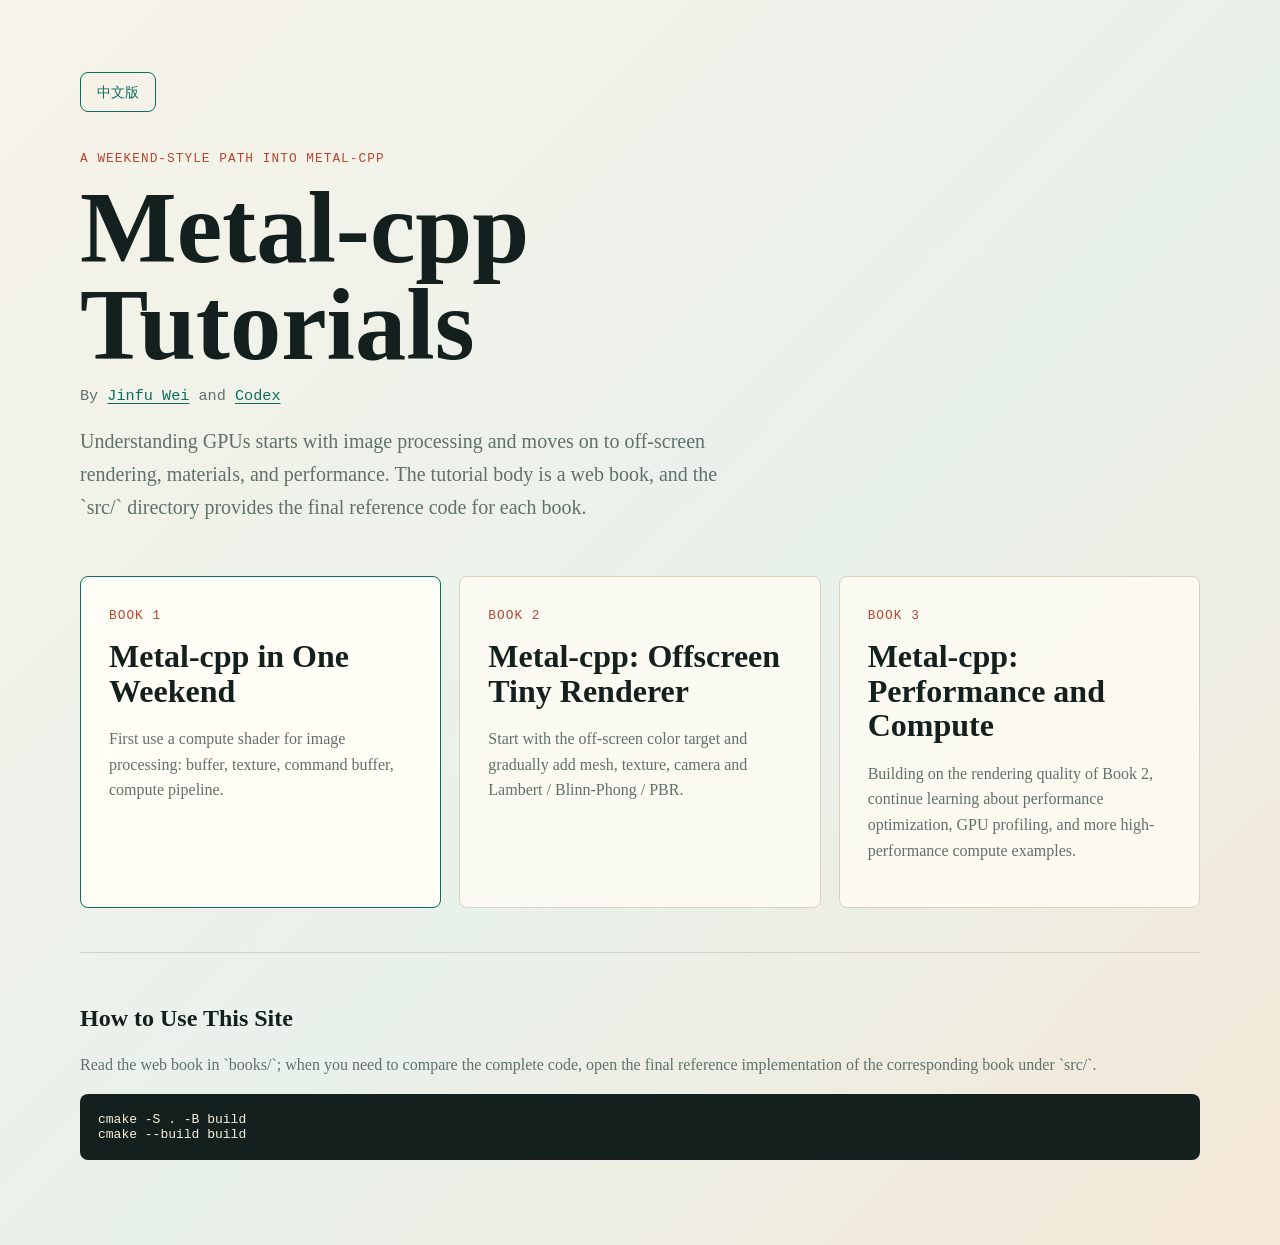
<file: index.html>
<!doctype html>

<html lang="en">
<head>
<meta charset="utf-8"/>
<meta content="width=device-width, initial-scale=1" name="viewport"/>
<title>Metal-cpp Tutorials</title>
<meta content="A practical Metal-cpp tutorial series covering GPU image processing, offscreen rendering, materials, PBR, performance, and compute examples." name="description"/>
<link href="https://weijinfu.github.io/metal-cpp-tutorials/" rel="canonical"/>
<link href="https://weijinfu.github.io/metal-cpp-tutorials/" hreflang="en" rel="alternate"/>
<link href="https://weijinfu.github.io/metal-cpp-tutorials/" hreflang="x-default" rel="alternate"/>
<link href="style/site.css" rel="stylesheet"/>
</head>
<body>
<main class="site-shell">
<header class="hero">
<a class="language-link" href="/metal-cpp-tutorials/cn/" hreflang="zh-CN" lang="zh-CN">中文版</a>
<p class="eyebrow">A weekend-style path into Metal-cpp</p>
<h1>Metal-cpp Tutorials</h1>
<p class="site-author">By <a href="https://weijinfu.github.io">Jinfu Wei</a> and <a href="https://chatgpt.com/codex">Codex</a></p>
<p class="lede">Understanding GPUs starts with image processing and moves on to off-screen rendering, materials, and performance. The tutorial body is a web book, and the `src/` directory provides the final reference code for each book.</p>
</header>
<section aria-label="Books" class="book-grid">
<a class="book-card primary" href="books/MetalCppInOneWeekend.html">
<span class="book-kicker">Book 1</span>
<h2>Metal-cpp in One Weekend</h2>
<p>First use a compute shader for image processing: buffer, texture, command buffer, compute pipeline.</p>
</a>
<a class="book-card" href="books/MetalCppTheNextWeek.html">
<span class="book-kicker">Book 2</span>
<h2>Metal-cpp: Offscreen Tiny Renderer</h2>
<p>Start with the off-screen color target and gradually add mesh, texture, camera and Lambert / Blinn-Phong / PBR.</p>
</a>
<a class="book-card" href="books/MetalCppTheRestOfYourLife.html">
<span class="book-kicker">Book 3</span>
<h2>Metal-cpp: Performance and Compute</h2>
<p>Building on the rendering quality of Book 2, continue learning about performance optimization, GPU profiling, and more high-performance compute examples.</p>
</a>
</section>
<section class="notes">
<h2>How to Use This Site</h2>
<p>Read the web book in `books/`; when you need to compare the complete code, open the final reference implementation of the corresponding book under `src/`.</p>
<pre><code>cmake -S . -B build
cmake --build build</code></pre>
</section>
</main>
</body>
</html>
</file>
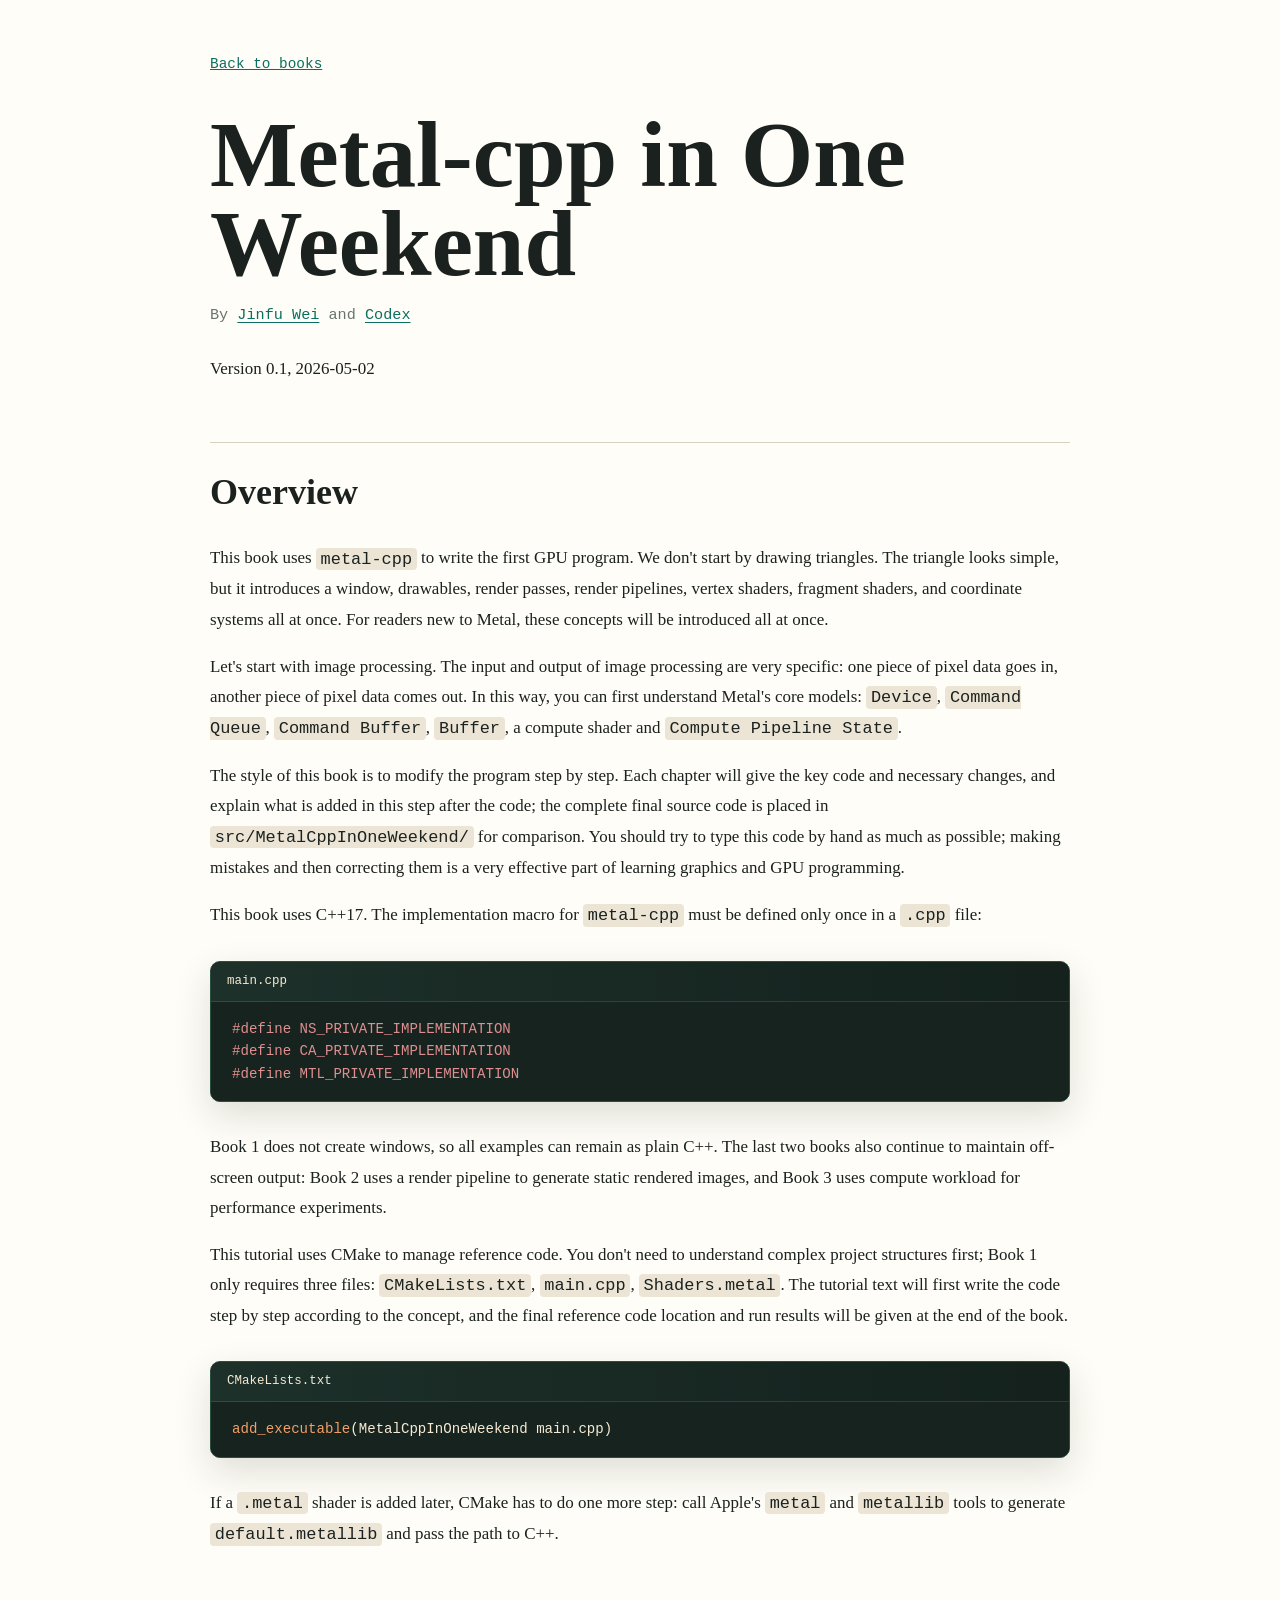
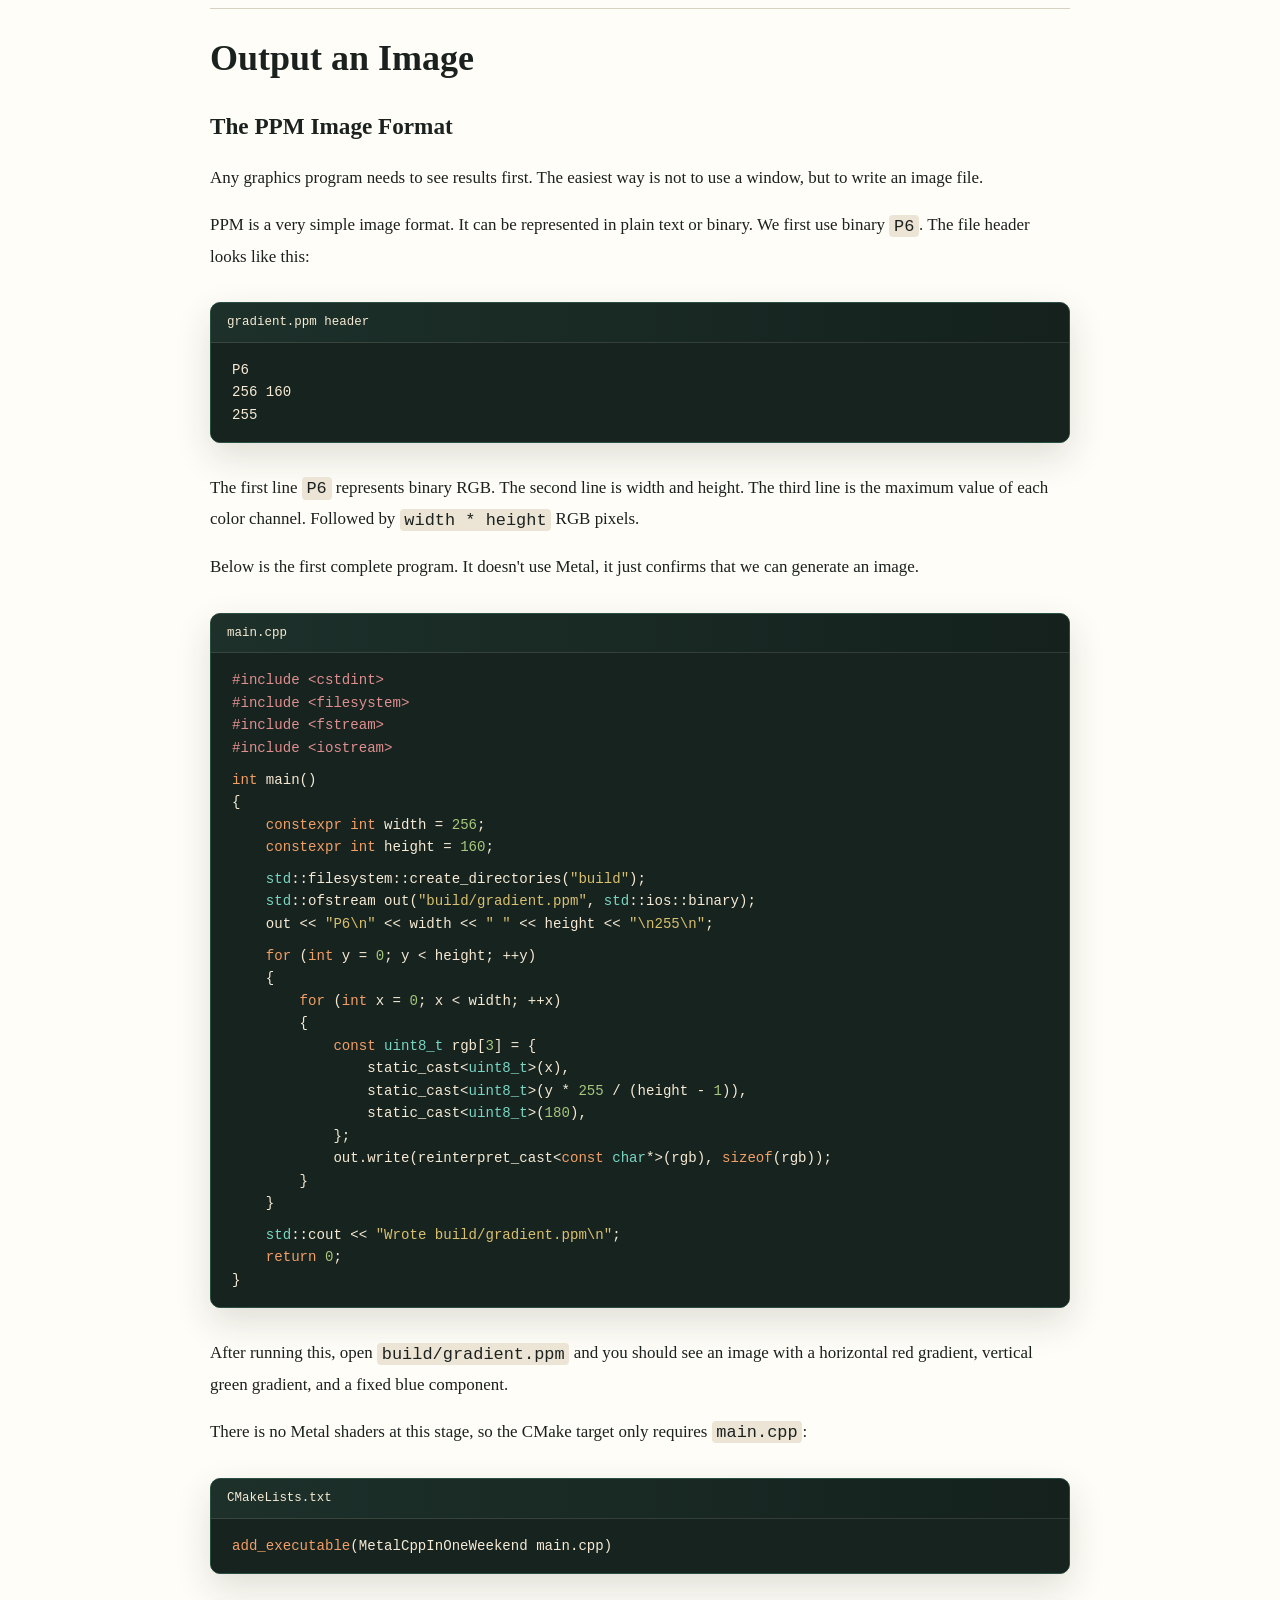
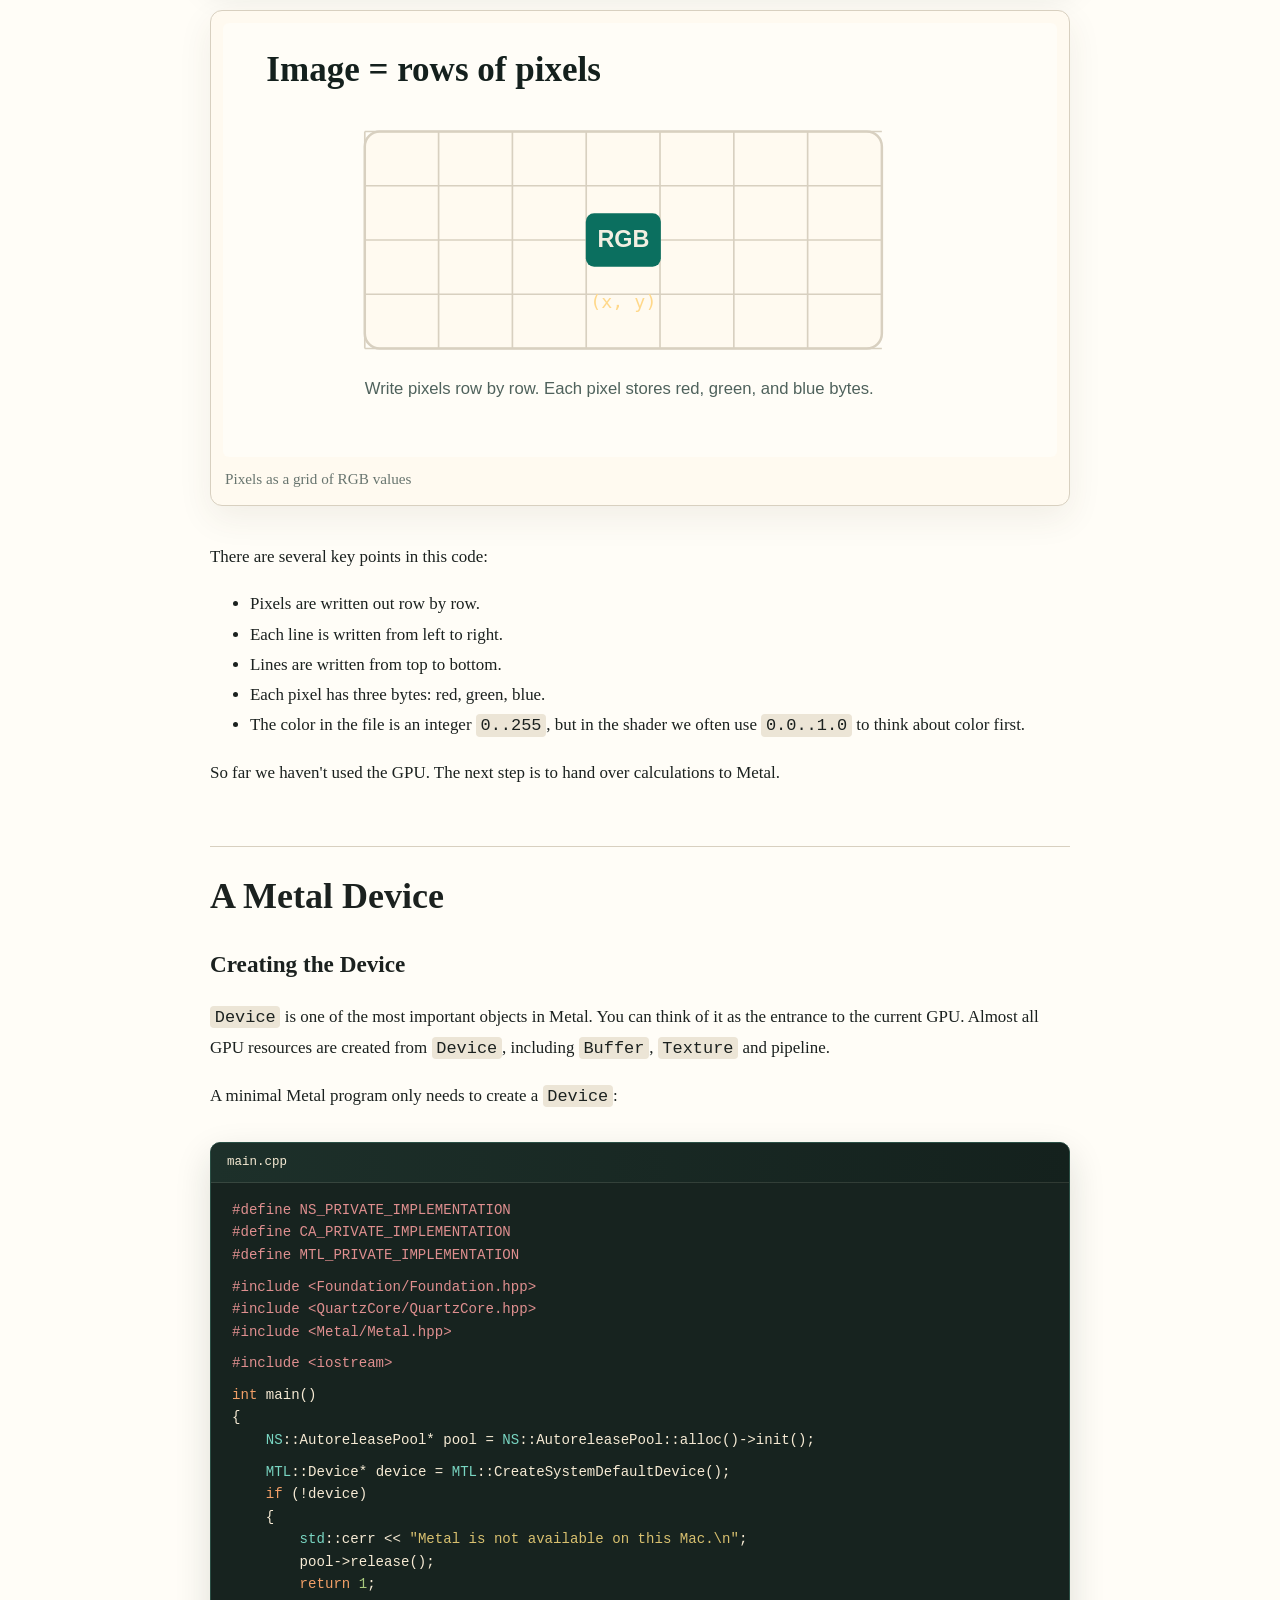
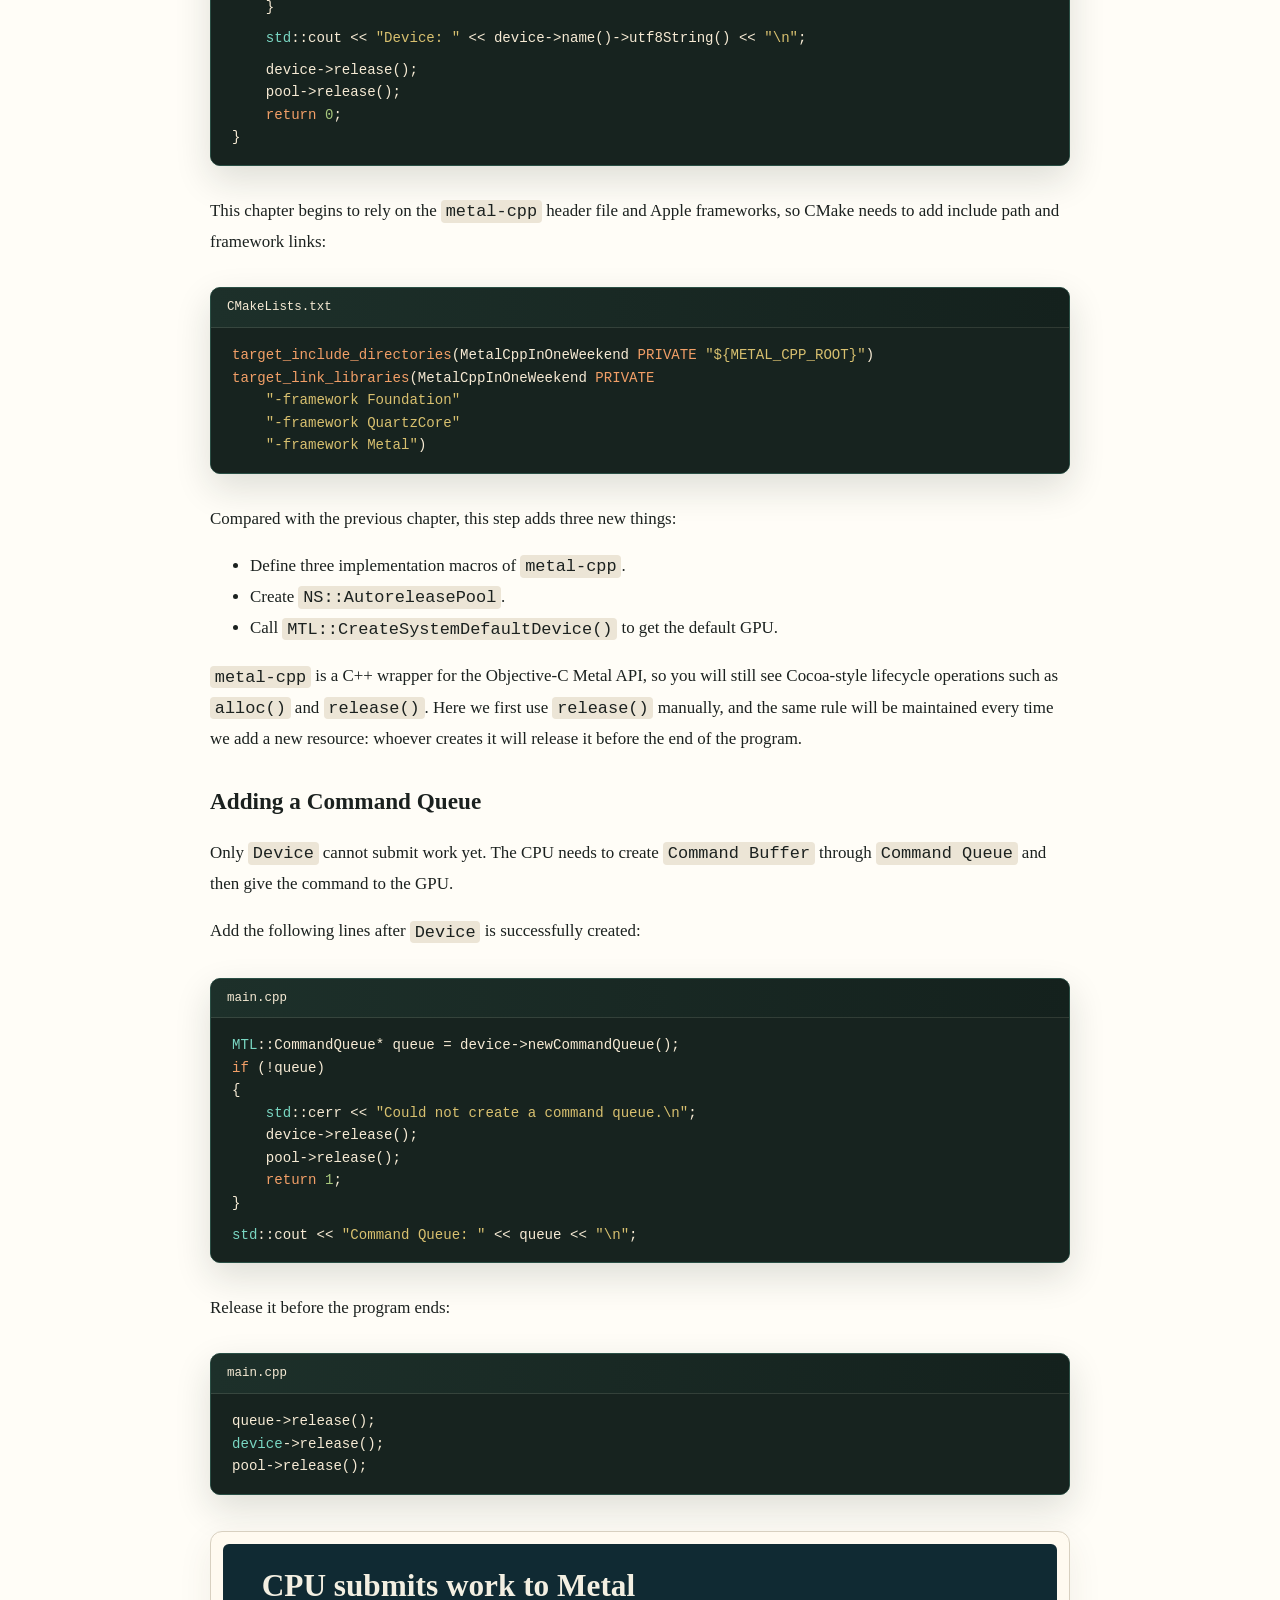
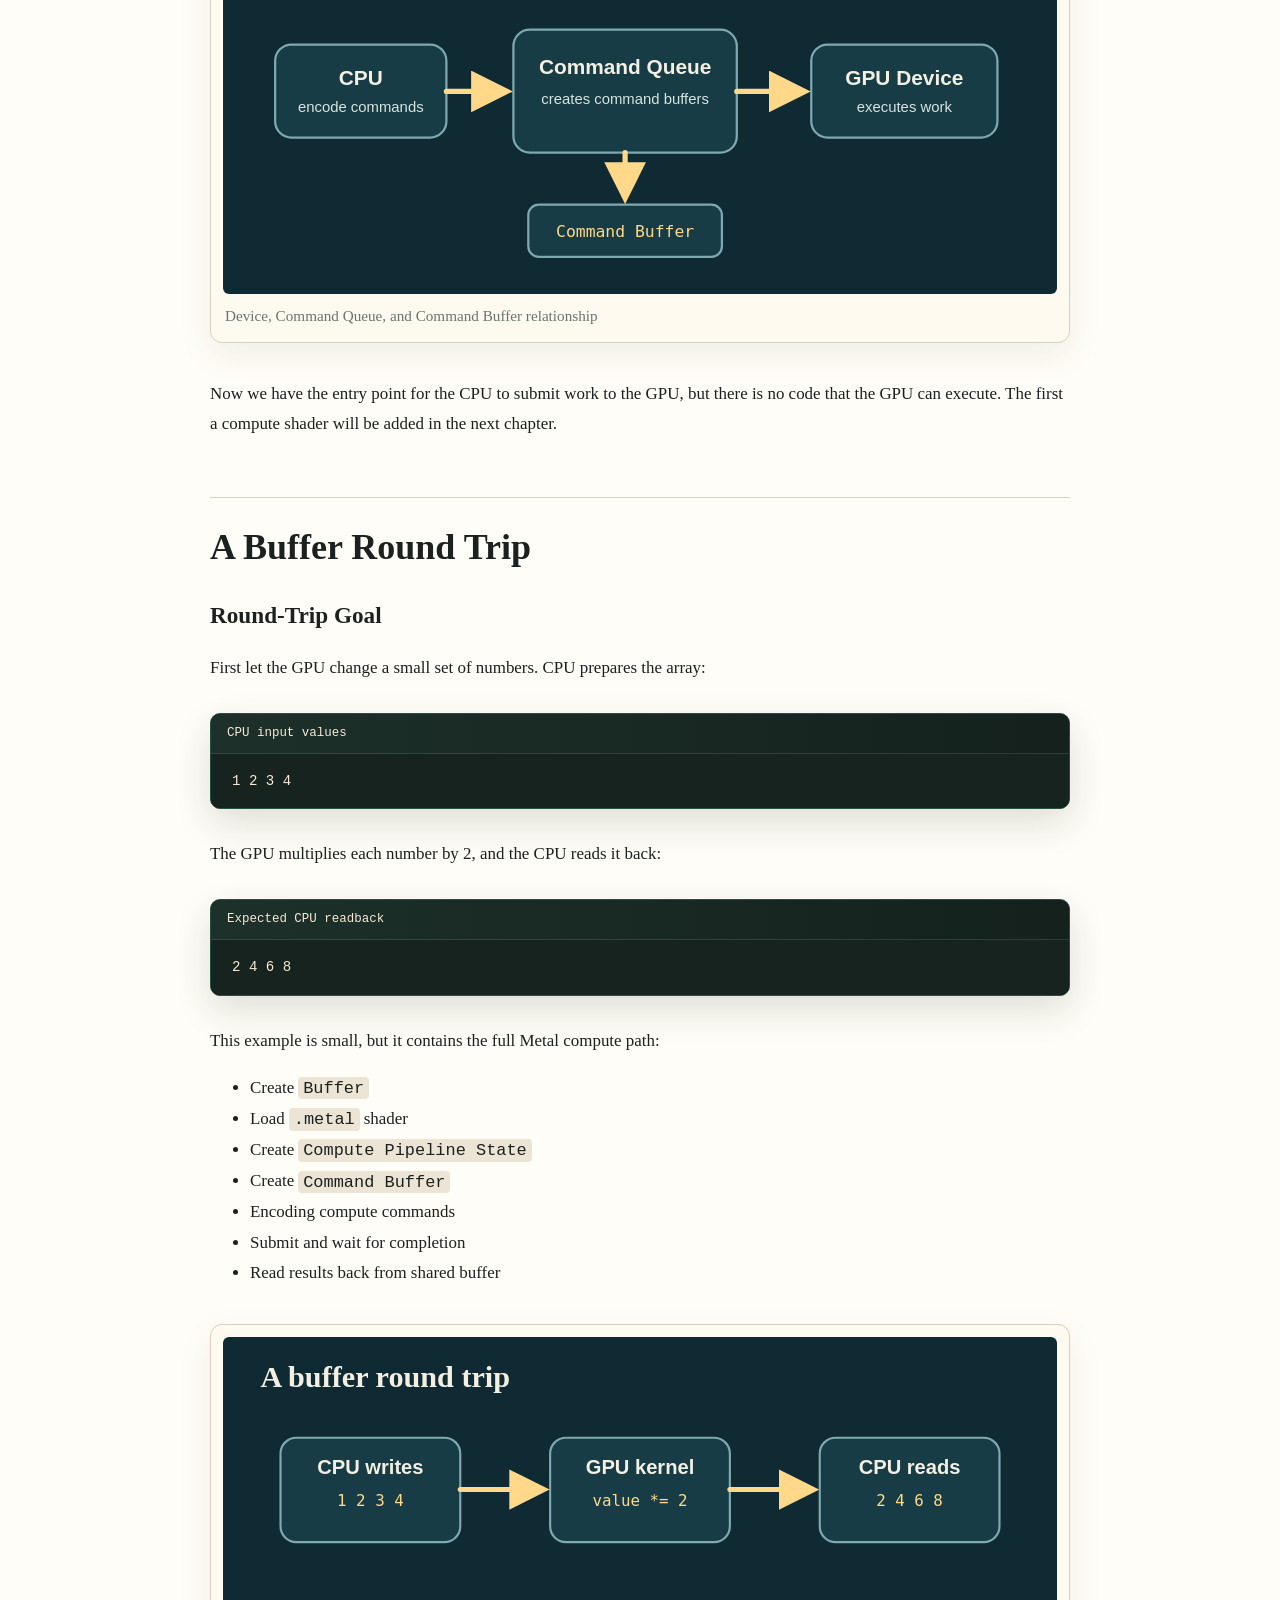
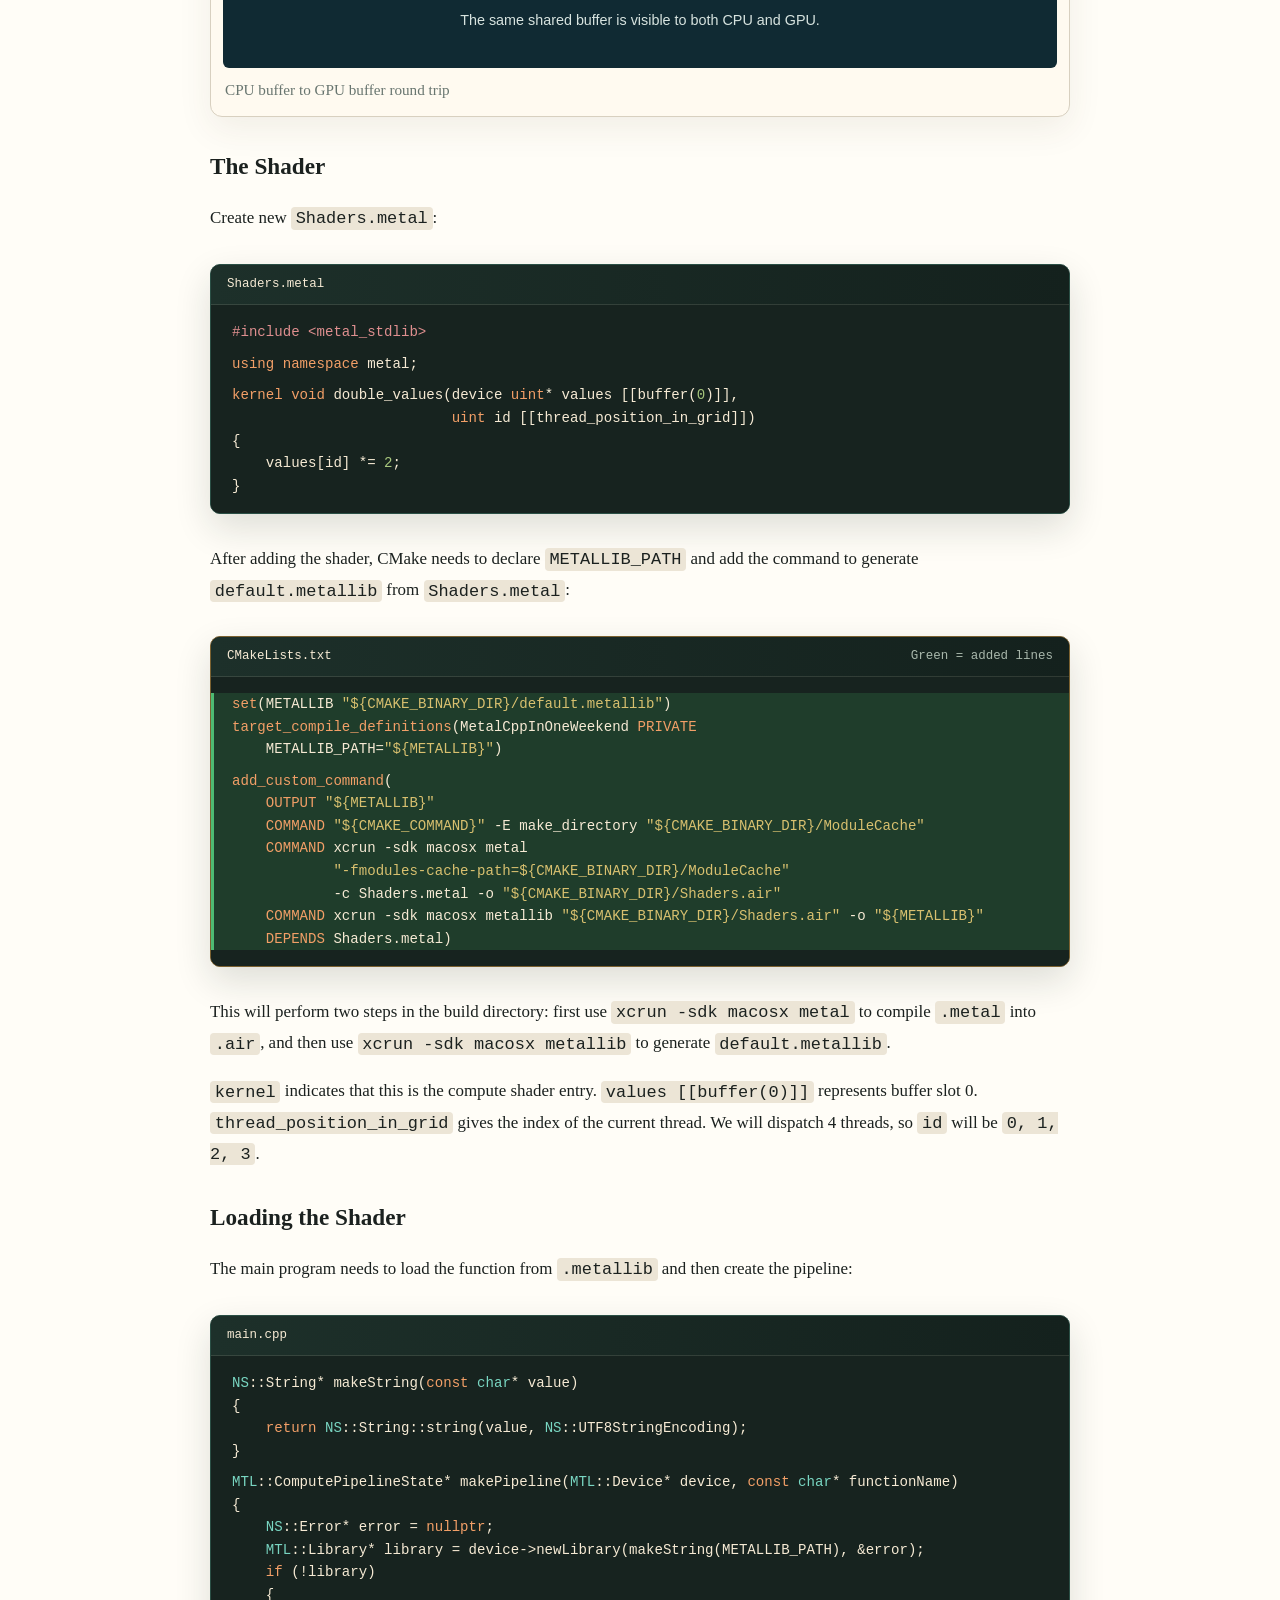
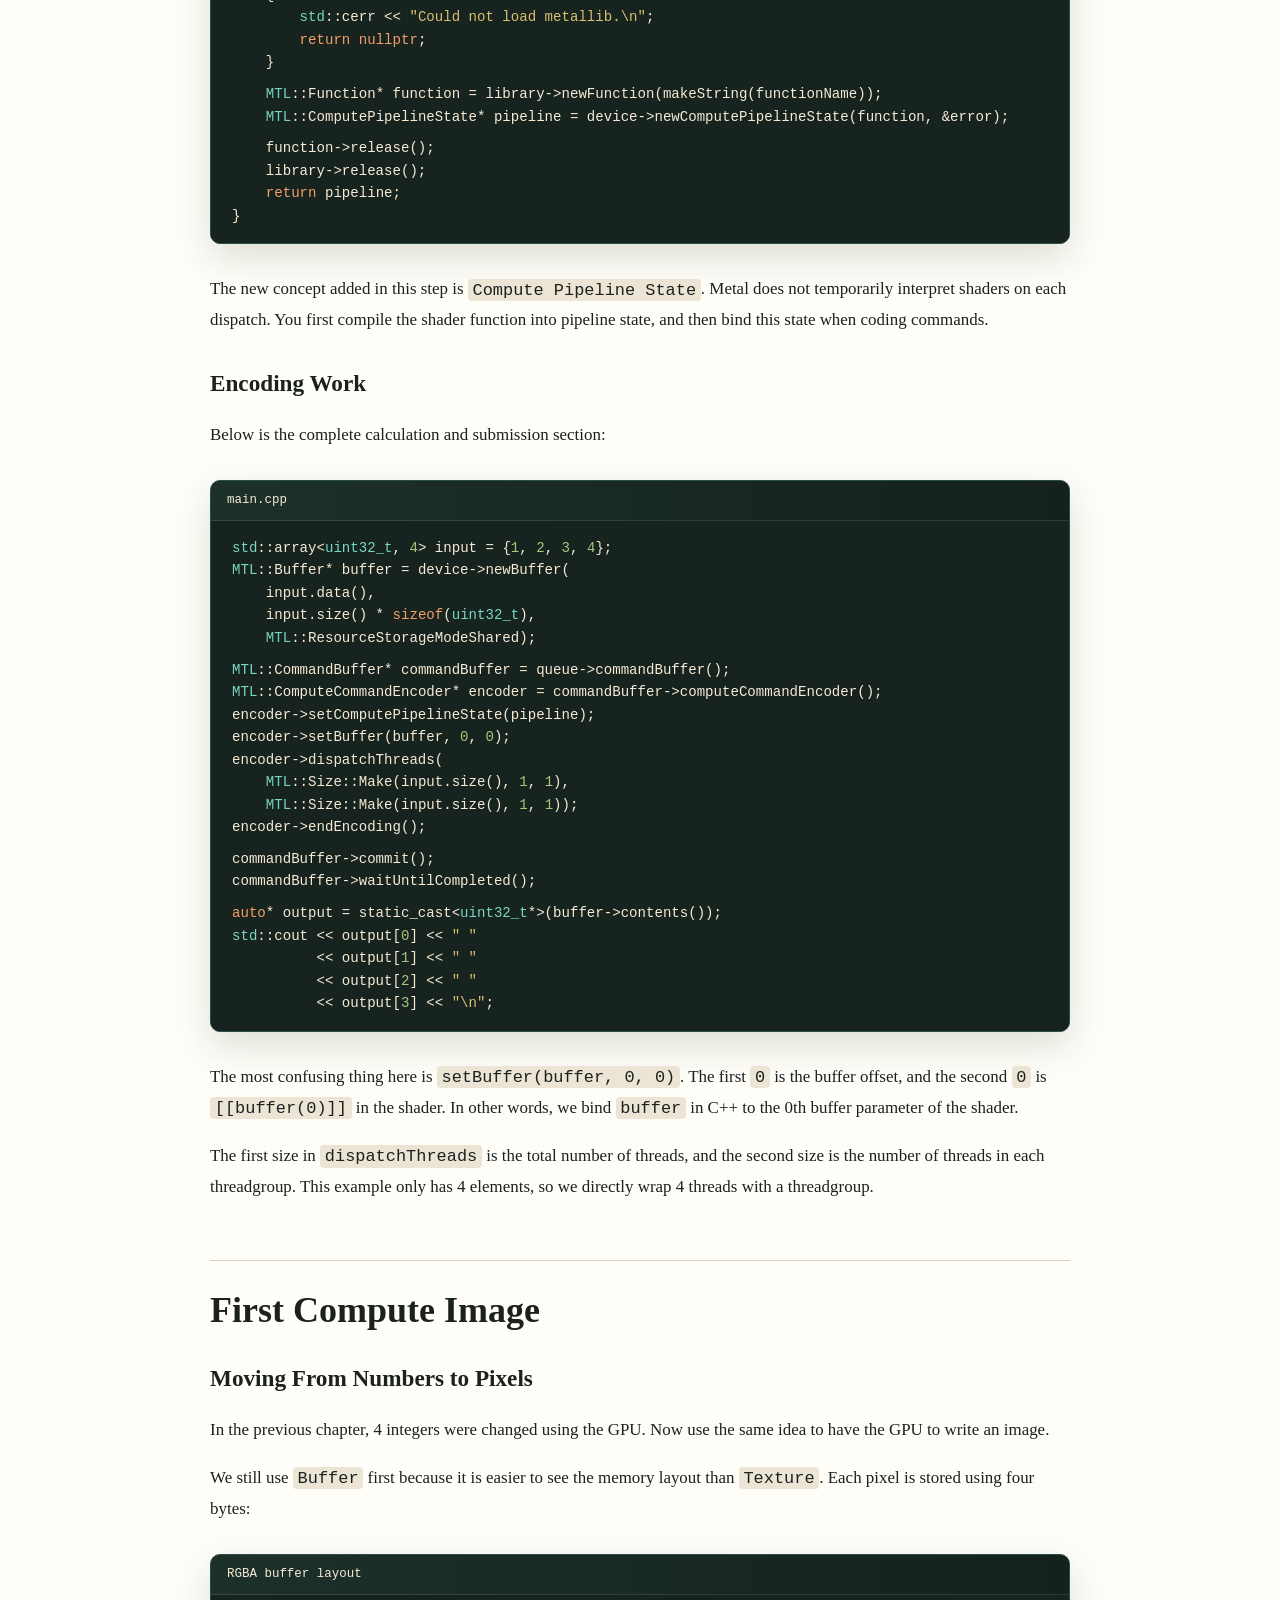
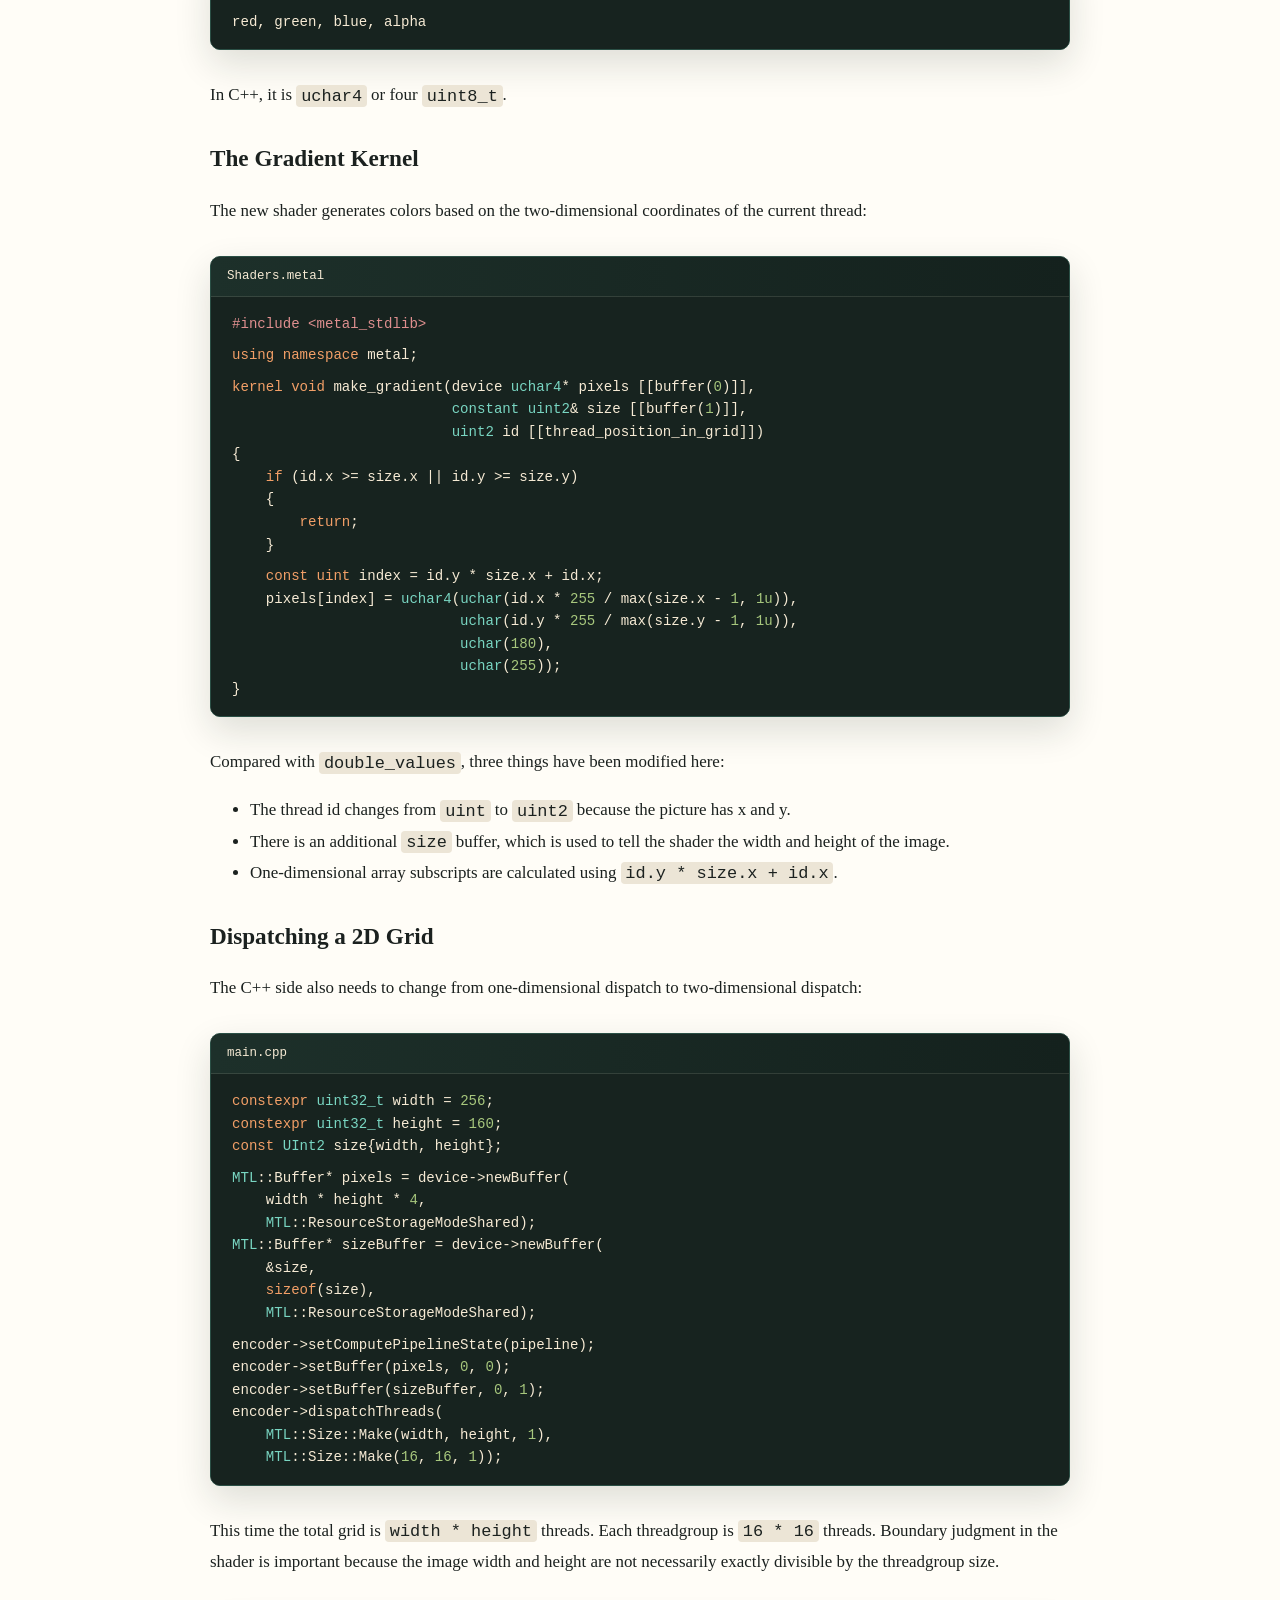
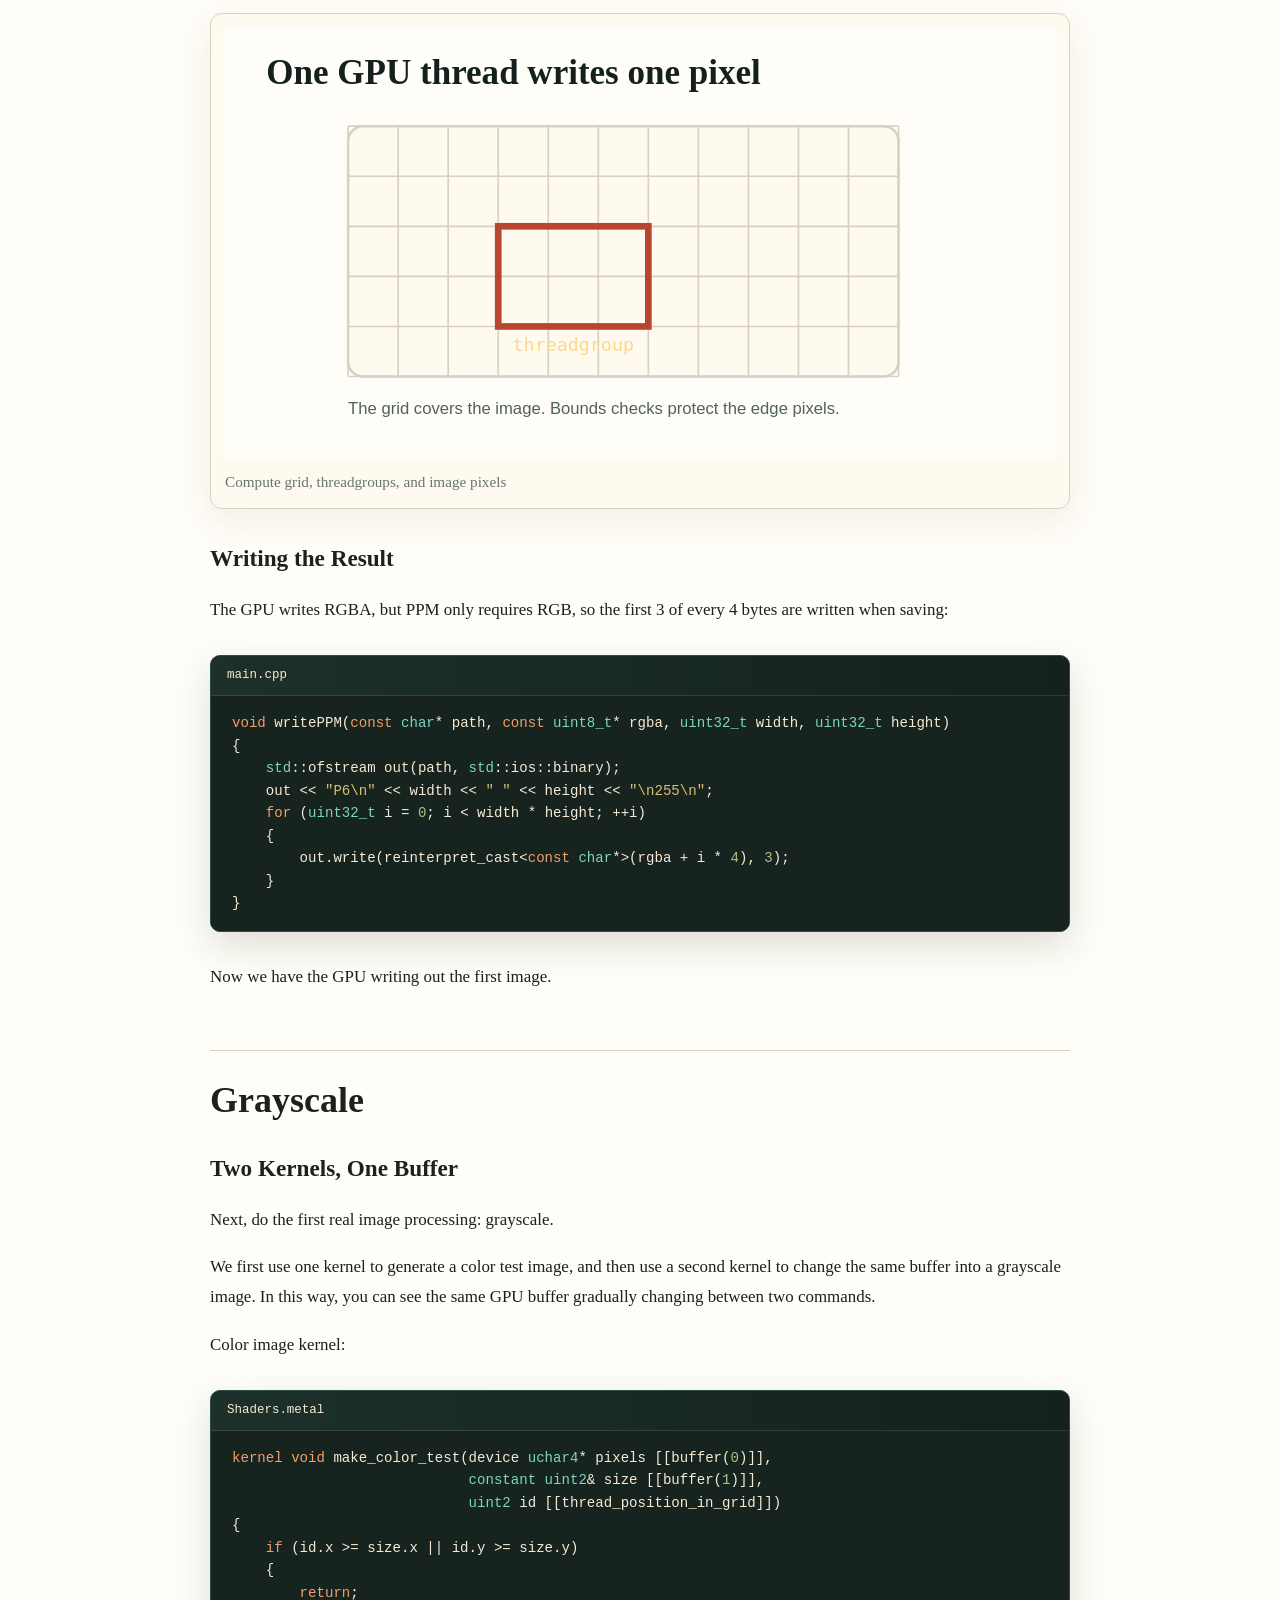
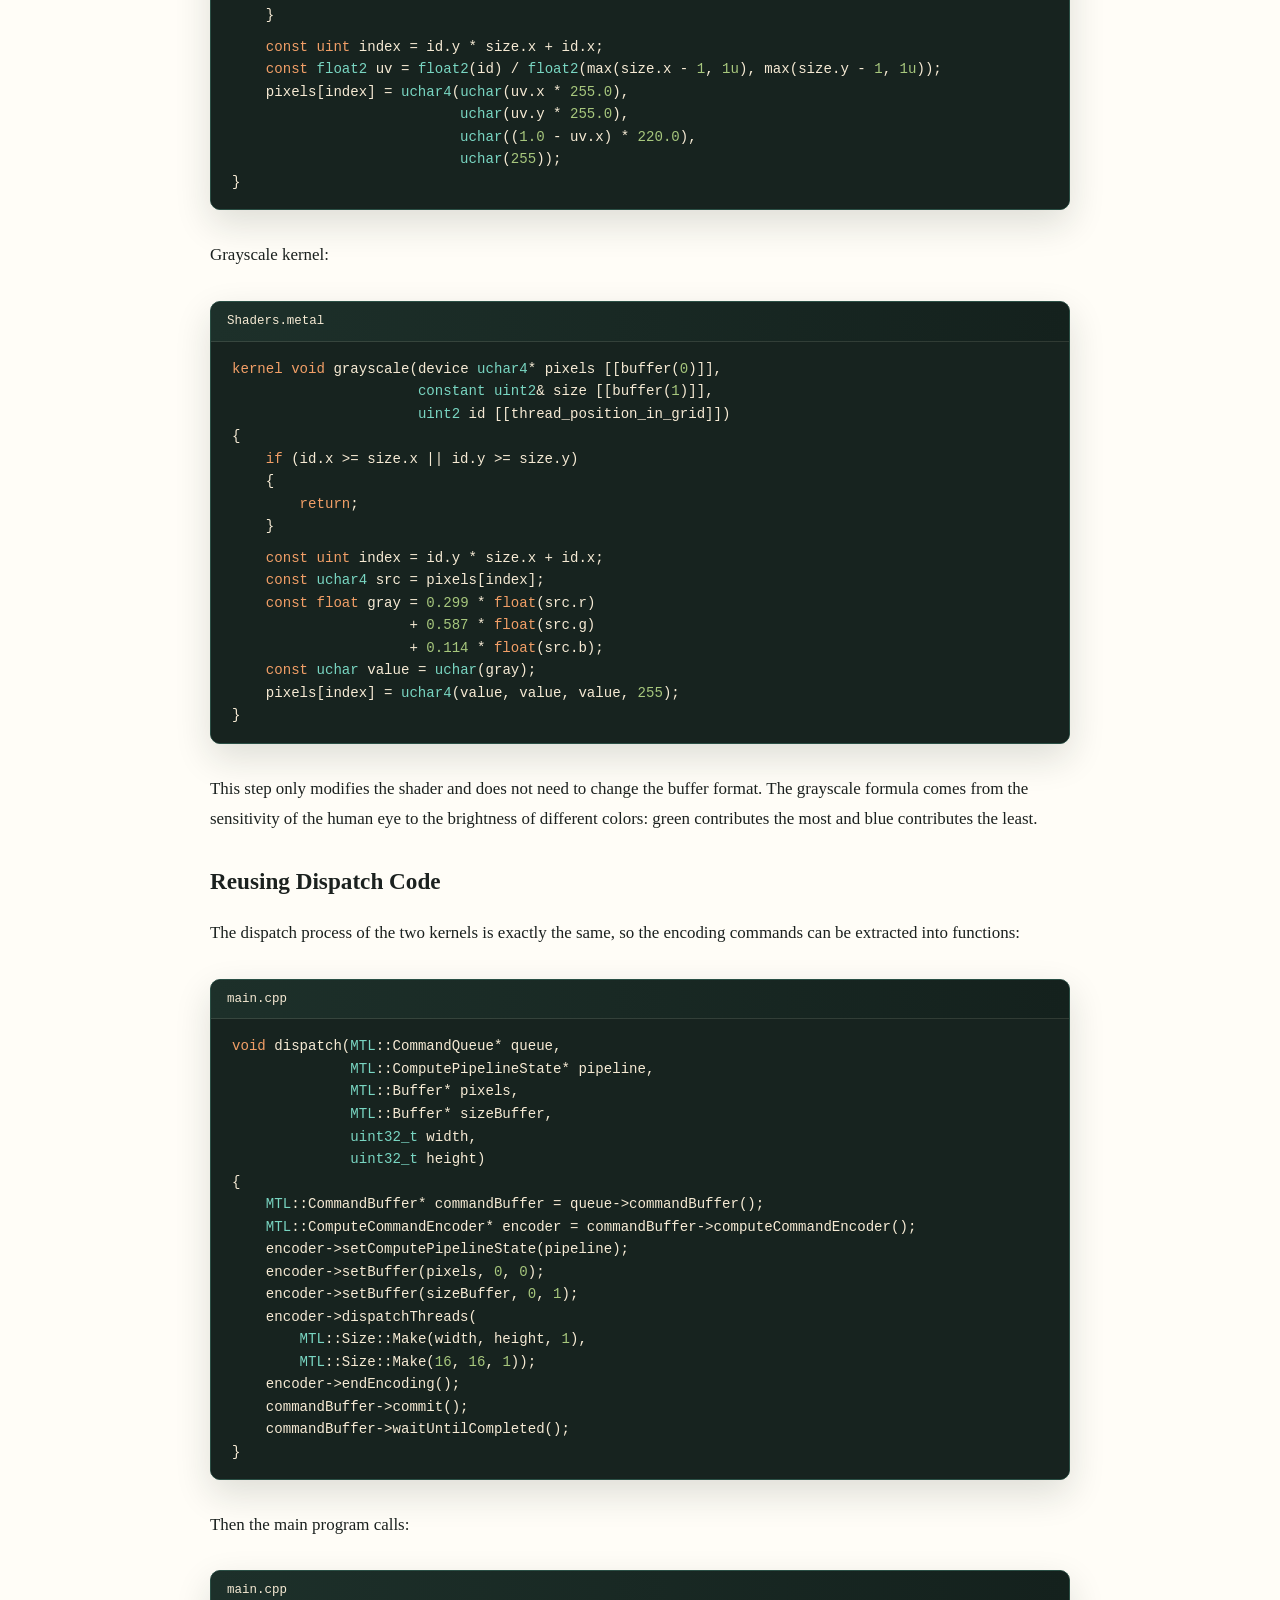
<file: books/MetalCppInOneWeekend.html>
<!doctype html>

<html lang="en">
<head>
<meta charset="utf-8"/>
<meta content="width=device-width, initial-scale=1" name="viewport"/>
<title>Metal-cpp in One Weekend</title>
<link href="../style/book.css" rel="stylesheet"/>
<script defer="" src="../style/syntax-highlight.js"></script>
</head>
<body>
<main class="book">
<nav class="book-nav"><a href="../index.html">Back to books</a></nav>
<h1 id="metal-cpp-in-one-weekend">Metal-cpp in One Weekend</h1>
<p class="book-author">By <a href="https://weijinfu.github.io">Jinfu Wei</a> and <a href="https://chatgpt.com/codex">Codex</a></p>
<p>Version 0.1, 2026-05-02</p>
<h2 id="overview">Overview</h2>
<p>This book uses <code>metal-cpp</code> to write the first GPU program. We don't start by drawing triangles. The triangle looks simple, but it introduces a window, drawables, render passes, render pipelines, vertex shaders, fragment shaders, and coordinate systems all at once. For readers new to Metal, these concepts will be introduced all at once.</p>
<p>Let's start with image processing. The input and output of image processing are very specific: one piece of pixel data goes in, another piece of pixel data comes out. In this way, you can first understand Metal's core models: <code>Device</code>, <code>Command Queue</code>, <code>Command Buffer</code>, <code>Buffer</code>, a compute shader and <code>Compute Pipeline State</code>.</p>
<p>The style of this book is to modify the program step by step. Each chapter will give the key code and necessary changes, and explain what is added in this step after the code; the complete final source code is placed in <code>src/MetalCppInOneWeekend/</code> for comparison. You should try to type this code by hand as much as possible; making mistakes and then correcting them is a very effective part of learning graphics and GPU programming.</p>
<p>This book uses C++17. The implementation macro for <code>metal-cpp</code> must be defined only once in a <code>.cpp</code> file:</p>
<figure class="code-block"><figcaption class="code-title"><span>main.cpp</span></figcaption><pre><code class="language-cpp"><span class="code-line"><span class="tok-preproc">#define NS_PRIVATE_IMPLEMENTATION</span></span><span class="code-line"><span class="tok-preproc">#define CA_PRIVATE_IMPLEMENTATION</span></span><span class="code-line"><span class="tok-preproc">#define MTL_PRIVATE_IMPLEMENTATION</span></span></code></pre></figure>
<p>Book 1 does not create windows, so all examples can remain as plain C++. The last two books also continue to maintain off-screen output: Book 2 uses a render pipeline to generate static rendered images, and Book 3 uses compute workload for performance experiments.</p>
<p>This tutorial uses CMake to manage reference code. You don't need to understand complex project structures first; Book 1 only requires three files: <code>CMakeLists.txt</code>, <code>main.cpp</code>, <code>Shaders.metal</code>. The tutorial text will first write the code step by step according to the concept, and the final reference code location and run results will be given at the end of the book.</p>
<figure class="code-block"><figcaption class="code-title"><span>CMakeLists.txt</span></figcaption><pre><code class="language-cmake"><span class="code-line">add_executable(MetalCppInOneWeekend main.cpp)</span></code></pre></figure>
<p>If a <code>.metal</code> shader is added later, CMake has to do one more step: call Apple's <code>metal</code> and <code>metallib</code> tools to generate <code>default.metallib</code> and pass the path to C++.</p>
<h2 id="output-an-image">Output an Image</h2>
<h3 id="the-ppm-image-format">The PPM Image Format</h3>
<p>Any graphics program needs to see results first. The easiest way is not to use a window, but to write an image file.</p>
<p>PPM is a very simple image format. It can be represented in plain text or binary. We first use binary <code>P6</code>. The file header looks like this:</p>
<figure class="code-block"><figcaption class="code-title"><span>gradient.ppm header</span></figcaption><pre><code class="language-text"><span class="code-line">P6</span><span class="code-line">256 160</span><span class="code-line">255</span></code></pre></figure>
<p>The first line <code>P6</code> represents binary RGB. The second line is width and height. The third line is the maximum value of each color channel. Followed by <code>width * height</code> RGB pixels.</p>
<p>Below is the first complete program. It doesn't use Metal, it just confirms that we can generate an image.</p>
<figure class="code-block"><figcaption class="code-title"><span>main.cpp</span></figcaption><pre><code class="language-cpp"><span class="code-line"><span class="tok-preproc">#include &lt;cstdint&gt;</span></span><span class="code-line"><span class="tok-preproc">#include &lt;filesystem&gt;</span></span><span class="code-line"><span class="tok-preproc">#include &lt;fstream&gt;</span></span><span class="code-line"><span class="tok-preproc">#include &lt;iostream&gt;</span></span><span class="code-line"></span><span class="code-line"><span class="tok-keyword">int</span> main()</span><span class="code-line">{</span><span class="code-line">    <span class="tok-keyword">constexpr</span> <span class="tok-keyword">int</span> width = <span class="tok-number">256</span>;</span><span class="code-line">    <span class="tok-keyword">constexpr</span> <span class="tok-keyword">int</span> height = <span class="tok-number">160</span>;</span><span class="code-line"></span><span class="code-line">    <span class="tok-type">std</span>::filesystem::create_directories(<span class="tok-string">"build"</span>);</span><span class="code-line">    <span class="tok-type">std</span>::ofstream out(<span class="tok-string">"build/gradient.ppm"</span>, <span class="tok-type">std</span>::ios::binary);</span><span class="code-line">    out &lt;&lt; <span class="tok-string">"P6\n"</span> &lt;&lt; width &lt;&lt; <span class="tok-string">" "</span> &lt;&lt; height &lt;&lt; <span class="tok-string">"\n255\n"</span>;</span><span class="code-line"></span><span class="code-line">    <span class="tok-keyword">for</span> (<span class="tok-keyword">int</span> y = <span class="tok-number">0</span>; y &lt; height; ++y)</span><span class="code-line">    {</span><span class="code-line">        <span class="tok-keyword">for</span> (<span class="tok-keyword">int</span> x = <span class="tok-number">0</span>; x &lt; width; ++x)</span><span class="code-line">        {</span><span class="code-line">            <span class="tok-keyword">const</span> <span class="tok-type">uint8_t</span> rgb[<span class="tok-number">3</span>] = {</span><span class="code-line">                static_cast&lt;<span class="tok-type">uint8_t</span>&gt;(x),</span><span class="code-line">                static_cast&lt;<span class="tok-type">uint8_t</span>&gt;(y * <span class="tok-number">255</span> / (height - <span class="tok-number">1</span>)),</span><span class="code-line">                static_cast&lt;<span class="tok-type">uint8_t</span>&gt;(<span class="tok-number">180</span>),</span><span class="code-line">            };</span><span class="code-line">            out.write(reinterpret_cast&lt;<span class="tok-keyword">const</span> <span class="tok-type">char</span>*&gt;(rgb), <span class="tok-keyword">sizeof</span>(rgb));</span><span class="code-line">        }</span><span class="code-line">    }</span><span class="code-line"></span><span class="code-line">    <span class="tok-type">std</span>::cout &lt;&lt; <span class="tok-string">"Wrote build/gradient.ppm\n"</span>;</span><span class="code-line">    <span class="tok-keyword">return</span> <span class="tok-number">0</span>;</span><span class="code-line">}</span></code></pre></figure>
<p>After running this, open <code>build/gradient.ppm</code> and you should see an image with a horizontal red gradient, vertical green gradient, and a fixed blue component.</p>
<p>There is no Metal shaders at this stage, so the CMake target only requires <code>main.cpp</code>:</p>
<figure class="code-block"><figcaption class="code-title"><span>CMakeLists.txt</span></figcaption><pre><code class="language-cmake"><span class="code-line">add_executable(MetalCppInOneWeekend main.cpp)</span></code></pre></figure>
<figure><img alt="Pixels as a grid of RGB values" src="../images/diagrams/pixels-grid.svg"/><figcaption>Pixels as a grid of RGB values</figcaption></figure>
<p>There are several key points in this code:</p>
<ul>
<li>Pixels are written out row by row.</li>
<li>Each line is written from left to right.</li>
<li>Lines are written from top to bottom.</li>
<li>Each pixel has three bytes: red, green, blue.</li>
<li>The color in the file is an integer <code>0..255</code>, but in the shader we often use <code>0.0..1.0</code> to think about color first.</li>
</ul>
<p>So far we haven't used the GPU. The next step is to hand over calculations to Metal.</p>
<h2 id="a-metal-device">A Metal Device</h2>
<h3 id="creating-the-device">Creating the Device</h3>
<p><code>Device</code> is one of the most important objects in Metal. You can think of it as the entrance to the current GPU. Almost all GPU resources are created from <code>Device</code>, including <code>Buffer</code>, <code>Texture</code> and pipeline.</p>
<p>A minimal Metal program only needs to create a <code>Device</code>:</p>
<figure class="code-block"><figcaption class="code-title"><span>main.cpp</span></figcaption><pre><code class="language-cpp"><span class="code-line"><span class="tok-preproc">#define NS_PRIVATE_IMPLEMENTATION</span></span><span class="code-line"><span class="tok-preproc">#define CA_PRIVATE_IMPLEMENTATION</span></span><span class="code-line"><span class="tok-preproc">#define MTL_PRIVATE_IMPLEMENTATION</span></span><span class="code-line"></span><span class="code-line"><span class="tok-preproc">#include &lt;Foundation/Foundation.hpp&gt;</span></span><span class="code-line"><span class="tok-preproc">#include &lt;QuartzCore/QuartzCore.hpp&gt;</span></span><span class="code-line"><span class="tok-preproc">#include &lt;Metal/Metal.hpp&gt;</span></span><span class="code-line"></span><span class="code-line"><span class="tok-preproc">#include &lt;iostream&gt;</span></span><span class="code-line"></span><span class="code-line"><span class="tok-keyword">int</span> main()</span><span class="code-line">{</span><span class="code-line">    <span class="tok-type">NS</span>::AutoreleasePool* pool = <span class="tok-type">NS</span>::AutoreleasePool::alloc()-&gt;init();</span><span class="code-line"></span><span class="code-line">    <span class="tok-type">MTL</span>::Device* device = <span class="tok-type">MTL</span>::CreateSystemDefaultDevice();</span><span class="code-line">    <span class="tok-keyword">if</span> (!device)</span><span class="code-line">    {</span><span class="code-line">        <span class="tok-type">std</span>::cerr &lt;&lt; <span class="tok-string">"Metal is not available on this Mac.\n"</span>;</span><span class="code-line">        pool-&gt;release();</span><span class="code-line">        <span class="tok-keyword">return</span> <span class="tok-number">1</span>;</span><span class="code-line">    }</span><span class="code-line"></span><span class="code-line">    <span class="tok-type">std</span>::cout &lt;&lt; <span class="tok-string">"Device: "</span> &lt;&lt; device-&gt;name()-&gt;utf8String() &lt;&lt; <span class="tok-string">"\n"</span>;</span><span class="code-line"></span><span class="code-line">    device-&gt;release();</span><span class="code-line">    pool-&gt;release();</span><span class="code-line">    <span class="tok-keyword">return</span> <span class="tok-number">0</span>;</span><span class="code-line">}</span></code></pre></figure>
<p>This chapter begins to rely on the <code>metal-cpp</code> header file and Apple frameworks, so CMake needs to add include path and framework links:</p>
<figure class="code-block"><figcaption class="code-title"><span>CMakeLists.txt</span></figcaption><pre><code class="language-cmake"><span class="code-line">target_include_directories(MetalCppInOneWeekend PRIVATE "${METAL_CPP_ROOT}")</span><span class="code-line">target_link_libraries(MetalCppInOneWeekend PRIVATE</span><span class="code-line">    "-framework Foundation"</span><span class="code-line">    "-framework QuartzCore"</span><span class="code-line">    "-framework Metal")</span></code></pre></figure>
<p>Compared with the previous chapter, this step adds three new things:</p>
<ul>
<li>Define three implementation macros of <code>metal-cpp</code>.</li>
<li>Create <code>NS::AutoreleasePool</code>.</li>
<li>Call <code>MTL::CreateSystemDefaultDevice()</code> to get the default GPU.</li>
</ul>
<p><code>metal-cpp</code> is a C++ wrapper for the Objective-C Metal API, so you will still see Cocoa-style lifecycle operations such as <code>alloc()</code> and <code>release()</code>. Here we first use <code>release()</code> manually, and the same rule will be maintained every time we add a new resource: whoever creates it will release it before the end of the program.</p>
<h3 id="adding-a-command-queue">Adding a Command Queue</h3>
<p>Only <code>Device</code> cannot submit work yet. The CPU needs to create <code>Command Buffer</code> through <code>Command Queue</code> and then give the command to the GPU.</p>
<p>Add the following lines after <code>Device</code> is successfully created:</p>
<figure class="code-block"><figcaption class="code-title"><span>main.cpp</span></figcaption><pre><code class="language-cpp"><span class="code-line"><span class="tok-type">MTL</span>::CommandQueue* queue = device-&gt;newCommandQueue();</span><span class="code-line"><span class="tok-keyword">if</span> (!queue)</span><span class="code-line">{</span><span class="code-line">    <span class="tok-type">std</span>::cerr &lt;&lt; <span class="tok-string">"Could not create a command queue.\n"</span>;</span><span class="code-line">    device-&gt;release();</span><span class="code-line">    pool-&gt;release();</span><span class="code-line">    <span class="tok-keyword">return</span> <span class="tok-number">1</span>;</span><span class="code-line">}</span><span class="code-line"></span><span class="code-line"><span class="tok-type">std</span>::cout &lt;&lt; <span class="tok-string">"Command Queue: "</span> &lt;&lt; queue &lt;&lt; <span class="tok-string">"\n"</span>;</span></code></pre></figure>
<p>Release it before the program ends:</p>
<figure class="code-block"><figcaption class="code-title"><span>main.cpp</span></figcaption><pre><code class="language-cpp"><span class="code-line">queue-&gt;release();</span><span class="code-line">device-&gt;release();</span><span class="code-line">pool-&gt;release();</span></code></pre></figure>
<figure><img alt="Device, Command Queue, and Command Buffer relationship" src="../images/diagrams/device-command-queue.svg"/><figcaption>Device, Command Queue, and Command Buffer relationship</figcaption></figure>
<p>Now we have the entry point for the CPU to submit work to the GPU, but there is no code that the GPU can execute. The first a compute shader will be added in the next chapter.</p>
<h2 id="a-buffer-round-trip">A Buffer Round Trip</h2>
<h3 id="round-trip-goal">Round-Trip Goal</h3>
<p>First let the GPU change a small set of numbers. CPU prepares the array:</p>
<figure class="code-block"><figcaption class="code-title"><span>CPU input values</span></figcaption><pre><code class="language-text"><span class="code-line">1 2 3 4</span></code></pre></figure>
<p>The GPU multiplies each number by 2, and the CPU reads it back:</p>
<figure class="code-block"><figcaption class="code-title"><span>Expected CPU readback</span></figcaption><pre><code class="language-text"><span class="code-line">2 4 6 8</span></code></pre></figure>
<p>This example is small, but it contains the full Metal compute path:</p>
<ul>
<li>Create <code>Buffer</code></li>
<li>Load <code>.metal</code> shader</li>
<li>Create <code>Compute Pipeline State</code></li>
<li>Create <code>Command Buffer</code></li>
<li>Encoding compute commands</li>
<li>Submit and wait for completion</li>
<li>Read results back from shared buffer</li>
</ul>
<figure><img alt="CPU buffer to GPU buffer round trip" src="../images/diagrams/buffer-round-trip.svg"/><figcaption>CPU buffer to GPU buffer round trip</figcaption></figure>
<h3 id="the-shader">The Shader</h3>
<p>Create new <code>Shaders.metal</code>:</p>
<figure class="code-block"><figcaption class="code-title"><span>Shaders.metal</span></figcaption><pre><code class="language-cpp"><span class="code-line"><span class="tok-preproc">#include &lt;metal_stdlib&gt;</span></span><span class="code-line"></span><span class="code-line"><span class="tok-keyword">using</span> <span class="tok-keyword">namespace</span> metal;</span><span class="code-line"></span><span class="code-line"><span class="tok-keyword">kernel</span> <span class="tok-keyword">void</span> double_values(device <span class="tok-keyword">uint</span>* values [[buffer(<span class="tok-number">0</span>)]],</span><span class="code-line">                          <span class="tok-keyword">uint</span> id [[thread_position_in_grid]])</span><span class="code-line">{</span><span class="code-line">    values[id] *= <span class="tok-number">2</span>;</span><span class="code-line">}</span></code></pre></figure>
<p>After adding the shader, CMake needs to declare <code>METALLIB_PATH</code> and add the command to generate <code>default.metallib</code> from <code>Shaders.metal</code>:</p>
<figure class="code-block is-modified"><figcaption class="code-title"><span>CMakeLists.txt</span><span class="code-note">Green = added lines</span></figcaption><pre><code class="language-cmake"><span class="code-line line-add">set(METALLIB "${CMAKE_BINARY_DIR}/default.metallib")</span><span class="code-line line-add">target_compile_definitions(MetalCppInOneWeekend PRIVATE</span><span class="code-line line-add">    METALLIB_PATH="${METALLIB}")</span><span class="code-line line-add"></span><span class="code-line line-add">add_custom_command(</span><span class="code-line line-add">    OUTPUT "${METALLIB}"</span><span class="code-line line-add">    COMMAND "${CMAKE_COMMAND}" -E make_directory "${CMAKE_BINARY_DIR}/ModuleCache"</span><span class="code-line line-add">    COMMAND xcrun -sdk macosx metal</span><span class="code-line line-add">            "-fmodules-cache-path=${CMAKE_BINARY_DIR}/ModuleCache"</span><span class="code-line line-add">            -c Shaders.metal -o "${CMAKE_BINARY_DIR}/Shaders.air"</span><span class="code-line line-add">    COMMAND xcrun -sdk macosx metallib "${CMAKE_BINARY_DIR}/Shaders.air" -o "${METALLIB}"</span><span class="code-line line-add">    DEPENDS Shaders.metal)</span></code></pre></figure>
<p>This will perform two steps in the build directory: first use <code>xcrun -sdk macosx metal</code> to compile <code>.metal</code> into <code>.air</code>, and then use <code>xcrun -sdk macosx metallib</code> to generate <code>default.metallib</code>.</p>
<p><code>kernel</code> indicates that this is the compute shader entry. <code>values [[buffer(0)]]</code> represents buffer slot 0. <code>thread_position_in_grid</code> gives the index of the current thread. We will dispatch 4 threads, so <code>id</code> will be <code>0, 1, 2, 3</code>.</p>
<h3 id="loading-the-shader">Loading the Shader</h3>
<p>The main program needs to load the function from <code>.metallib</code> and then create the pipeline:</p>
<figure class="code-block"><figcaption class="code-title"><span>main.cpp</span></figcaption><pre><code class="language-cpp"><span class="code-line"><span class="tok-type">NS</span>::String* makeString(<span class="tok-keyword">const</span> <span class="tok-type">char</span>* value)</span><span class="code-line">{</span><span class="code-line">    <span class="tok-keyword">return</span> <span class="tok-type">NS</span>::String::string(value, <span class="tok-type">NS</span>::UTF8StringEncoding);</span><span class="code-line">}</span><span class="code-line"></span><span class="code-line"><span class="tok-type">MTL</span>::ComputePipelineState* makePipeline(<span class="tok-type">MTL</span>::Device* device, <span class="tok-keyword">const</span> <span class="tok-type">char</span>* functionName)</span><span class="code-line">{</span><span class="code-line">    <span class="tok-type">NS</span>::Error* error = <span class="tok-keyword">nullptr</span>;</span><span class="code-line">    <span class="tok-type">MTL</span>::Library* library = device-&gt;newLibrary(makeString(METALLIB_PATH), &amp;error);</span><span class="code-line">    <span class="tok-keyword">if</span> (!library)</span><span class="code-line">    {</span><span class="code-line">        <span class="tok-type">std</span>::cerr &lt;&lt; <span class="tok-string">"Could not load metallib.\n"</span>;</span><span class="code-line">        <span class="tok-keyword">return</span> <span class="tok-keyword">nullptr</span>;</span><span class="code-line">    }</span><span class="code-line"></span><span class="code-line">    <span class="tok-type">MTL</span>::Function* function = library-&gt;newFunction(makeString(functionName));</span><span class="code-line">    <span class="tok-type">MTL</span>::ComputePipelineState* pipeline = device-&gt;newComputePipelineState(function, &amp;error);</span><span class="code-line"></span><span class="code-line">    function-&gt;release();</span><span class="code-line">    library-&gt;release();</span><span class="code-line">    <span class="tok-keyword">return</span> pipeline;</span><span class="code-line">}</span></code></pre></figure>
<p>The new concept added in this step is <code>Compute Pipeline State</code>. Metal does not temporarily interpret shaders on each dispatch. You first compile the shader function into pipeline state, and then bind this state when coding commands.</p>
<h3 id="encoding-work">Encoding Work</h3>
<p>Below is the complete calculation and submission section:</p>
<figure class="code-block"><figcaption class="code-title"><span>main.cpp</span></figcaption><pre><code class="language-cpp"><span class="code-line"><span class="tok-type">std</span>::array&lt;<span class="tok-type">uint32_t</span>, <span class="tok-number">4</span>&gt; input = {<span class="tok-number">1</span>, <span class="tok-number">2</span>, <span class="tok-number">3</span>, <span class="tok-number">4</span>};</span><span class="code-line"><span class="tok-type">MTL</span>::Buffer* buffer = device-&gt;newBuffer(</span><span class="code-line">    input.data(),</span><span class="code-line">    input.size() * <span class="tok-keyword">sizeof</span>(<span class="tok-type">uint32_t</span>),</span><span class="code-line">    <span class="tok-type">MTL</span>::ResourceStorageModeShared);</span><span class="code-line"></span><span class="code-line"><span class="tok-type">MTL</span>::CommandBuffer* commandBuffer = queue-&gt;commandBuffer();</span><span class="code-line"><span class="tok-type">MTL</span>::ComputeCommandEncoder* encoder = commandBuffer-&gt;computeCommandEncoder();</span><span class="code-line">encoder-&gt;setComputePipelineState(pipeline);</span><span class="code-line">encoder-&gt;setBuffer(buffer, <span class="tok-number">0</span>, <span class="tok-number">0</span>);</span><span class="code-line">encoder-&gt;dispatchThreads(</span><span class="code-line">    <span class="tok-type">MTL</span>::Size::Make(input.size(), <span class="tok-number">1</span>, <span class="tok-number">1</span>),</span><span class="code-line">    <span class="tok-type">MTL</span>::Size::Make(input.size(), <span class="tok-number">1</span>, <span class="tok-number">1</span>));</span><span class="code-line">encoder-&gt;endEncoding();</span><span class="code-line"></span><span class="code-line">commandBuffer-&gt;commit();</span><span class="code-line">commandBuffer-&gt;waitUntilCompleted();</span><span class="code-line"></span><span class="code-line"><span class="tok-keyword">auto</span>* output = static_cast&lt;<span class="tok-type">uint32_t</span>*&gt;(buffer-&gt;contents());</span><span class="code-line"><span class="tok-type">std</span>::cout &lt;&lt; output[<span class="tok-number">0</span>] &lt;&lt; <span class="tok-string">" "</span></span><span class="code-line">          &lt;&lt; output[<span class="tok-number">1</span>] &lt;&lt; <span class="tok-string">" "</span></span><span class="code-line">          &lt;&lt; output[<span class="tok-number">2</span>] &lt;&lt; <span class="tok-string">" "</span></span><span class="code-line">          &lt;&lt; output[<span class="tok-number">3</span>] &lt;&lt; <span class="tok-string">"\n"</span>;</span></code></pre></figure>
<p>The most confusing thing here is <code>setBuffer(buffer, 0, 0)</code>. The first <code>0</code> is the buffer offset, and the second <code>0</code> is <code>[[buffer(0)]]</code> in the shader. In other words, we bind <code>buffer</code> in C++ to the 0th buffer parameter of the shader.</p>
<p>The first size in <code>dispatchThreads</code> is the total number of threads, and the second size is the number of threads in each threadgroup. This example only has 4 elements, so we directly wrap 4 threads with a threadgroup.</p>
<h2 id="first-compute-image">First Compute Image</h2>
<h3 id="moving-from-numbers-to-pixels">Moving From Numbers to Pixels</h3>
<p>In the previous chapter, 4 integers were changed using the GPU. Now use the same idea to have the GPU to write an image.</p>
<p>We still use <code>Buffer</code> first because it is easier to see the memory layout than <code>Texture</code>. Each pixel is stored using four bytes:</p>
<figure class="code-block"><figcaption class="code-title"><span>RGBA buffer layout</span></figcaption><pre><code class="language-text"><span class="code-line">red, green, blue, alpha</span></code></pre></figure>
<p>In C++, it is <code>uchar4</code> or four <code>uint8_t</code>.</p>
<h3 id="the-gradient-kernel">The Gradient Kernel</h3>
<p>The new shader generates colors based on the two-dimensional coordinates of the current thread:</p>
<figure class="code-block"><figcaption class="code-title"><span>Shaders.metal</span></figcaption><pre><code class="language-cpp"><span class="code-line"><span class="tok-preproc">#include &lt;metal_stdlib&gt;</span></span><span class="code-line"></span><span class="code-line"><span class="tok-keyword">using</span> <span class="tok-keyword">namespace</span> metal;</span><span class="code-line"></span><span class="code-line"><span class="tok-keyword">kernel</span> <span class="tok-keyword">void</span> make_gradient(device <span class="tok-type">uchar4</span>* pixels [[buffer(<span class="tok-number">0</span>)]],</span><span class="code-line">                          <span class="tok-type">constant</span> <span class="tok-type">uint2</span>&amp; size [[buffer(<span class="tok-number">1</span>)]],</span><span class="code-line">                          <span class="tok-type">uint2</span> id [[thread_position_in_grid]])</span><span class="code-line">{</span><span class="code-line">    <span class="tok-keyword">if</span> (id.x &gt;= size.x || id.y &gt;= size.y)</span><span class="code-line">    {</span><span class="code-line">        <span class="tok-keyword">return</span>;</span><span class="code-line">    }</span><span class="code-line"></span><span class="code-line">    <span class="tok-keyword">const</span> <span class="tok-keyword">uint</span> index = id.y * size.x + id.x;</span><span class="code-line">    pixels[index] = <span class="tok-type">uchar4</span>(<span class="tok-type">uchar</span>(id.x * <span class="tok-number">255</span> / max(size.x - <span class="tok-number">1</span>, <span class="tok-number">1u</span>)),</span><span class="code-line">                           <span class="tok-type">uchar</span>(id.y * <span class="tok-number">255</span> / max(size.y - <span class="tok-number">1</span>, <span class="tok-number">1u</span>)),</span><span class="code-line">                           <span class="tok-type">uchar</span>(<span class="tok-number">180</span>),</span><span class="code-line">                           <span class="tok-type">uchar</span>(<span class="tok-number">255</span>));</span><span class="code-line">}</span></code></pre></figure>
<p>Compared with <code>double_values</code>, three things have been modified here:</p>
<ul>
<li>The thread id changes from <code>uint</code> to <code>uint2</code> because the picture has x and y.</li>
<li>There is an additional <code>size</code> buffer, which is used to tell the shader the width and height of the image.</li>
<li>One-dimensional array subscripts are calculated using <code>id.y * size.x + id.x</code>.</li>
</ul>
<h3 id="dispatching-a-2d-grid">Dispatching a 2D Grid</h3>
<p>The C++ side also needs to change from one-dimensional dispatch to two-dimensional dispatch:</p>
<figure class="code-block"><figcaption class="code-title"><span>main.cpp</span></figcaption><pre><code class="language-cpp"><span class="code-line"><span class="tok-keyword">constexpr</span> <span class="tok-type">uint32_t</span> width = <span class="tok-number">256</span>;</span><span class="code-line"><span class="tok-keyword">constexpr</span> <span class="tok-type">uint32_t</span> height = <span class="tok-number">160</span>;</span><span class="code-line"><span class="tok-keyword">const</span> <span class="tok-type">UInt2</span> size{width, height};</span><span class="code-line"></span><span class="code-line"><span class="tok-type">MTL</span>::Buffer* pixels = device-&gt;newBuffer(</span><span class="code-line">    width * height * <span class="tok-number">4</span>,</span><span class="code-line">    <span class="tok-type">MTL</span>::ResourceStorageModeShared);</span><span class="code-line"><span class="tok-type">MTL</span>::Buffer* sizeBuffer = device-&gt;newBuffer(</span><span class="code-line">    &amp;size,</span><span class="code-line">    <span class="tok-keyword">sizeof</span>(size),</span><span class="code-line">    <span class="tok-type">MTL</span>::ResourceStorageModeShared);</span><span class="code-line"></span><span class="code-line">encoder-&gt;setComputePipelineState(pipeline);</span><span class="code-line">encoder-&gt;setBuffer(pixels, <span class="tok-number">0</span>, <span class="tok-number">0</span>);</span><span class="code-line">encoder-&gt;setBuffer(sizeBuffer, <span class="tok-number">0</span>, <span class="tok-number">1</span>);</span><span class="code-line">encoder-&gt;dispatchThreads(</span><span class="code-line">    <span class="tok-type">MTL</span>::Size::Make(width, height, <span class="tok-number">1</span>),</span><span class="code-line">    <span class="tok-type">MTL</span>::Size::Make(<span class="tok-number">16</span>, <span class="tok-number">16</span>, <span class="tok-number">1</span>));</span></code></pre></figure>
<p>This time the total grid is <code>width * height</code> threads. Each threadgroup is <code>16 * 16</code> threads. Boundary judgment in the shader is important because the image width and height are not necessarily exactly divisible by the threadgroup size.</p>
<figure><img alt="Compute grid, threadgroups, and image pixels" src="../images/diagrams/compute-grid.svg"/><figcaption>Compute grid, threadgroups, and image pixels</figcaption></figure>
<h3 id="writing-the-result">Writing the Result</h3>
<p>The GPU writes RGBA, but PPM only requires RGB, so the first 3 of every 4 bytes are written when saving:</p>
<figure class="code-block"><figcaption class="code-title"><span>main.cpp</span></figcaption><pre><code class="language-cpp"><span class="code-line"><span class="tok-keyword">void</span> writePPM(<span class="tok-keyword">const</span> <span class="tok-type">char</span>* path, <span class="tok-keyword">const</span> <span class="tok-type">uint8_t</span>* rgba, <span class="tok-type">uint32_t</span> width, <span class="tok-type">uint32_t</span> height)</span><span class="code-line">{</span><span class="code-line">    <span class="tok-type">std</span>::ofstream out(path, <span class="tok-type">std</span>::ios::binary);</span><span class="code-line">    out &lt;&lt; <span class="tok-string">"P6\n"</span> &lt;&lt; width &lt;&lt; <span class="tok-string">" "</span> &lt;&lt; height &lt;&lt; <span class="tok-string">"\n255\n"</span>;</span><span class="code-line">    <span class="tok-keyword">for</span> (<span class="tok-type">uint32_t</span> i = <span class="tok-number">0</span>; i &lt; width * height; ++i)</span><span class="code-line">    {</span><span class="code-line">        out.write(reinterpret_cast&lt;<span class="tok-keyword">const</span> <span class="tok-type">char</span>*&gt;(rgba + i * <span class="tok-number">4</span>), <span class="tok-number">3</span>);</span><span class="code-line">    }</span><span class="code-line">}</span></code></pre></figure>
<p>Now we have the GPU writing out the first image.</p>
<h2 id="grayscale">Grayscale</h2>
<h3 id="two-kernels-one-buffer">Two Kernels, One Buffer</h3>
<p>Next, do the first real image processing: grayscale.</p>
<p>We first use one kernel to generate a color test image, and then use a second kernel to change the same buffer into a grayscale image. In this way, you can see the same GPU buffer gradually changing between two commands.</p>
<p>Color image kernel:</p>
<figure class="code-block"><figcaption class="code-title"><span>Shaders.metal</span></figcaption><pre><code class="language-cpp"><span class="code-line"><span class="tok-keyword">kernel</span> <span class="tok-keyword">void</span> make_color_test(device <span class="tok-type">uchar4</span>* pixels [[buffer(<span class="tok-number">0</span>)]],</span><span class="code-line">                            <span class="tok-type">constant</span> <span class="tok-type">uint2</span>&amp; size [[buffer(<span class="tok-number">1</span>)]],</span><span class="code-line">                            <span class="tok-type">uint2</span> id [[thread_position_in_grid]])</span><span class="code-line">{</span><span class="code-line">    <span class="tok-keyword">if</span> (id.x &gt;= size.x || id.y &gt;= size.y)</span><span class="code-line">    {</span><span class="code-line">        <span class="tok-keyword">return</span>;</span><span class="code-line">    }</span><span class="code-line"></span><span class="code-line">    <span class="tok-keyword">const</span> <span class="tok-keyword">uint</span> index = id.y * size.x + id.x;</span><span class="code-line">    <span class="tok-keyword">const</span> <span class="tok-type">float2</span> uv = <span class="tok-type">float2</span>(id) / <span class="tok-type">float2</span>(max(size.x - <span class="tok-number">1</span>, <span class="tok-number">1u</span>), max(size.y - <span class="tok-number">1</span>, <span class="tok-number">1u</span>));</span><span class="code-line">    pixels[index] = <span class="tok-type">uchar4</span>(<span class="tok-type">uchar</span>(uv.x * <span class="tok-number">255.0</span>),</span><span class="code-line">                           <span class="tok-type">uchar</span>(uv.y * <span class="tok-number">255.0</span>),</span><span class="code-line">                           <span class="tok-type">uchar</span>((<span class="tok-number">1.0</span> - uv.x) * <span class="tok-number">220.0</span>),</span><span class="code-line">                           <span class="tok-type">uchar</span>(<span class="tok-number">255</span>));</span><span class="code-line">}</span></code></pre></figure>
<p>Grayscale kernel:</p>
<figure class="code-block"><figcaption class="code-title"><span>Shaders.metal</span></figcaption><pre><code class="language-cpp"><span class="code-line"><span class="tok-keyword">kernel</span> <span class="tok-keyword">void</span> grayscale(device <span class="tok-type">uchar4</span>* pixels [[buffer(<span class="tok-number">0</span>)]],</span><span class="code-line">                      <span class="tok-type">constant</span> <span class="tok-type">uint2</span>&amp; size [[buffer(<span class="tok-number">1</span>)]],</span><span class="code-line">                      <span class="tok-type">uint2</span> id [[thread_position_in_grid]])</span><span class="code-line">{</span><span class="code-line">    <span class="tok-keyword">if</span> (id.x &gt;= size.x || id.y &gt;= size.y)</span><span class="code-line">    {</span><span class="code-line">        <span class="tok-keyword">return</span>;</span><span class="code-line">    }</span><span class="code-line"></span><span class="code-line">    <span class="tok-keyword">const</span> <span class="tok-keyword">uint</span> index = id.y * size.x + id.x;</span><span class="code-line">    <span class="tok-keyword">const</span> <span class="tok-type">uchar4</span> src = pixels[index];</span><span class="code-line">    <span class="tok-keyword">const</span> <span class="tok-keyword">float</span> gray = <span class="tok-number">0.299</span> * <span class="tok-keyword">float</span>(src.r)</span><span class="code-line">                     + <span class="tok-number">0.587</span> * <span class="tok-keyword">float</span>(src.g)</span><span class="code-line">                     + <span class="tok-number">0.114</span> * <span class="tok-keyword">float</span>(src.b);</span><span class="code-line">    <span class="tok-keyword">const</span> <span class="tok-type">uchar</span> value = <span class="tok-type">uchar</span>(gray);</span><span class="code-line">    pixels[index] = <span class="tok-type">uchar4</span>(value, value, value, <span class="tok-number">255</span>);</span><span class="code-line">}</span></code></pre></figure>
<p>This step only modifies the shader and does not need to change the buffer format. The grayscale formula comes from the sensitivity of the human eye to the brightness of different colors: green contributes the most and blue contributes the least.</p>
<h3 id="reusing-dispatch-code">Reusing Dispatch Code</h3>
<p>The dispatch process of the two kernels is exactly the same, so the encoding commands can be extracted into functions:</p>
<figure class="code-block"><figcaption class="code-title"><span>main.cpp</span></figcaption><pre><code class="language-cpp"><span class="code-line"><span class="tok-keyword">void</span> dispatch(<span class="tok-type">MTL</span>::CommandQueue* queue,</span><span class="code-line">              <span class="tok-type">MTL</span>::ComputePipelineState* pipeline,</span><span class="code-line">              <span class="tok-type">MTL</span>::Buffer* pixels,</span><span class="code-line">              <span class="tok-type">MTL</span>::Buffer* sizeBuffer,</span><span class="code-line">              <span class="tok-type">uint32_t</span> width,</span><span class="code-line">              <span class="tok-type">uint32_t</span> height)</span><span class="code-line">{</span><span class="code-line">    <span class="tok-type">MTL</span>::CommandBuffer* commandBuffer = queue-&gt;commandBuffer();</span><span class="code-line">    <span class="tok-type">MTL</span>::ComputeCommandEncoder* encoder = commandBuffer-&gt;computeCommandEncoder();</span><span class="code-line">    encoder-&gt;setComputePipelineState(pipeline);</span><span class="code-line">    encoder-&gt;setBuffer(pixels, <span class="tok-number">0</span>, <span class="tok-number">0</span>);</span><span class="code-line">    encoder-&gt;setBuffer(sizeBuffer, <span class="tok-number">0</span>, <span class="tok-number">1</span>);</span><span class="code-line">    encoder-&gt;dispatchThreads(</span><span class="code-line">        <span class="tok-type">MTL</span>::Size::Make(width, height, <span class="tok-number">1</span>),</span><span class="code-line">        <span class="tok-type">MTL</span>::Size::Make(<span class="tok-number">16</span>, <span class="tok-number">16</span>, <span class="tok-number">1</span>));</span><span class="code-line">    encoder-&gt;endEncoding();</span><span class="code-line">    commandBuffer-&gt;commit();</span><span class="code-line">    commandBuffer-&gt;waitUntilCompleted();</span><span class="code-line">}</span></code></pre></figure>
<p>Then the main program calls:</p>
<figure class="code-block"><figcaption class="code-title"><span>main.cpp</span></figcaption><pre><code class="language-cpp"><span class="code-line">dispatch(queue, makeColor, pixels, sizeBuffer, width, height);</span><span class="code-line">writePPM(<span class="tok-string">"build/color.ppm"</span>, static_cast&lt;<span class="tok-keyword">const</span> <span class="tok-type">uint8_t</span>*&gt;(pixels-&gt;contents()), width, height);</span><span class="code-line"></span><span class="code-line">dispatch(queue, makeGray, pixels, sizeBuffer, width, height);</span><span class="code-line">writePPM(<span class="tok-string">"build/grayscale.ppm"</span>, static_cast&lt;<span class="tok-keyword">const</span> <span class="tok-type">uint8_t</span>*&gt;(pixels-&gt;contents()), width, height);</span></code></pre></figure>
<p>This is the minimal image processing pipeline: generate input, perform processing, and write output.</p>
<figure>
<img alt="Color test image generated by the Metal a compute shader" src="../images/results/MetalCppInOneWeekend/color.png"/>
<figcaption><code>color.ppm</code> obtained after running the colored kernel, red increases from left to right, green increases from top to bottom, and blue decreases from left to right.</figcaption>
</figure>
<figure>
<img alt="Grayscale image generated by the Metal a compute shader" src="../images/results/MetalCppInOneWeekend/grayscale.png"/>
<figcaption><code>grayscale.ppm</code> obtained after running the grayscale kernel. It reuses the same GPU buffer and rewrites the color image into a grayscale image.</figcaption>
</figure>
<h2 id="gaussian-blur">Gaussian Blur</h2>
<h3 id="sampling-neighbors">Sampling Neighbors</h3>
<p>Grayscale only looks at the current pixel. Blur is different, it has to read the surrounding neighbors. The simplest blur is a box blur, but visually more common is a 3x3 Gaussian kernel that gives the center a higher weight:</p>
<figure><img alt="Blur kernel sampling neighboring pixels" src="../images/diagrams/blur-kernel.svg"/><figcaption>Blur kernel sampling neighboring pixels</figcaption></figure>
<p>In order to avoid overwriting the input while reading and writing at the same time, the blurring step cannot continue to rewrite the same buffer in place. We keep the grayscale image in <code>pixels</code> and create a new <code>blurred</code> buffer as output.</p>
<h3 id="the-blur-kernel">The Blur Kernel</h3>
<p>Add the third kernel to <code>Shaders.metal</code>:</p>
<figure class="code-block"><figcaption class="code-title"><span>Shaders.metal</span></figcaption><pre><code class="language-cpp"><span class="code-line"><span class="tok-keyword">kernel</span> <span class="tok-keyword">void</span> gaussian_blur(<span class="tok-type">const</span> device <span class="tok-type">uchar4</span>* sourcePixels [[buffer(<span class="tok-number">0</span>)]],</span><span class="code-line">                          device <span class="tok-type">uchar4</span>* destinationPixels [[buffer(<span class="tok-number">1</span>)]],</span><span class="code-line">                          <span class="tok-type">constant</span> <span class="tok-type">uint2</span>&amp; size [[buffer(<span class="tok-number">2</span>)]],</span><span class="code-line">                          <span class="tok-type">uint2</span> id [[thread_position_in_grid]])</span><span class="code-line">{</span><span class="code-line">    <span class="tok-keyword">if</span> (id.x &gt;= size.x || id.y &gt;= size.y)</span><span class="code-line">    {</span><span class="code-line">        <span class="tok-keyword">return</span>;</span><span class="code-line">    }</span><span class="code-line"></span><span class="code-line">    <span class="tok-keyword">const</span> <span class="tok-keyword">int</span> weights[<span class="tok-number">3</span>][<span class="tok-number">3</span>] = {</span><span class="code-line">        {<span class="tok-number">1</span>, <span class="tok-number">2</span>, <span class="tok-number">1</span>},</span><span class="code-line">        {<span class="tok-number">2</span>, <span class="tok-number">4</span>, <span class="tok-number">2</span>},</span><span class="code-line">        {<span class="tok-number">1</span>, <span class="tok-number">2</span>, <span class="tok-number">1</span>},</span><span class="code-line">    };</span><span class="code-line"></span><span class="code-line">    <span class="tok-type">float3</span> accum = <span class="tok-type">float3</span>(<span class="tok-number">0.0</span>);</span><span class="code-line">    <span class="tok-keyword">float</span> totalWeight = <span class="tok-number">0.0</span>;</span><span class="code-line"></span><span class="code-line">    <span class="tok-keyword">for</span> (<span class="tok-keyword">int</span> offsetY = -<span class="tok-number">1</span>; offsetY &lt;= <span class="tok-number">1</span>; ++offsetY)</span><span class="code-line">    {</span><span class="code-line">        <span class="tok-keyword">for</span> (<span class="tok-keyword">int</span> offsetX = -<span class="tok-number">1</span>; offsetX &lt;= <span class="tok-number">1</span>; ++offsetX)</span><span class="code-line">        {</span><span class="code-line">            <span class="tok-keyword">const</span> <span class="tok-keyword">uint</span> sampleX = <span class="tok-keyword">uint</span>(clamp(<span class="tok-keyword">int</span>(id.x) + offsetX, <span class="tok-number">0</span>, <span class="tok-keyword">int</span>(size.x) - <span class="tok-number">1</span>));</span><span class="code-line">            <span class="tok-keyword">const</span> <span class="tok-keyword">uint</span> sampleY = <span class="tok-keyword">uint</span>(clamp(<span class="tok-keyword">int</span>(id.y) + offsetY, <span class="tok-number">0</span>, <span class="tok-keyword">int</span>(size.y) - <span class="tok-number">1</span>));</span><span class="code-line">            <span class="tok-keyword">const</span> <span class="tok-keyword">uint</span> sampleIndex = sampleY * size.x + sampleX;</span><span class="code-line">            <span class="tok-keyword">const</span> <span class="tok-keyword">float</span> weight = <span class="tok-keyword">float</span>(weights[offsetY + <span class="tok-number">1</span>][offsetX + <span class="tok-number">1</span>]);</span><span class="code-line">            <span class="tok-keyword">const</span> <span class="tok-type">uchar4</span> sample = sourcePixels[sampleIndex];</span><span class="code-line">            accum += <span class="tok-type">float3</span>(sample.r, sample.g, sample.b) * weight;</span><span class="code-line">            totalWeight += weight;</span><span class="code-line">        }</span><span class="code-line">    }</span><span class="code-line"></span><span class="code-line">    <span class="tok-keyword">const</span> <span class="tok-type">float3</span> color = accum / totalWeight;</span><span class="code-line">    <span class="tok-keyword">const</span> <span class="tok-keyword">uint</span> index = id.y * size.x + id.x;</span><span class="code-line">    destinationPixels[index] = <span class="tok-type">uchar4</span>(<span class="tok-type">uchar</span>(color.r), <span class="tok-type">uchar</span>(color.g), <span class="tok-type">uchar</span>(color.b), <span class="tok-type">uchar</span>(<span class="tok-number">255</span>));</span><span class="code-line">}</span></code></pre></figure>
<p>The most important change here is from "the current pixel determines its own color" to "the current pixel aggregates the neighbor color". Boundary pixels cannot be read out of bounds, so we use <code>clamp</code> to limit the sampling position to the image range.</p>
<h3 id="dispatching-into-a-second-buffer">Dispatching Into a Second Buffer</h3>
<p>The C++ side also needs to add a second output buffer and bind three parameters to the blur kernel:</p>
<figure class="code-block is-modified"><figcaption class="code-title"><span>main.cpp</span><span class="code-note">green = added lines</span></figcaption><pre><code class="language-cpp"><span class="code-line">MTL::Buffer* pixels = device-&gt;newBuffer(width * height * <span class="tok-number">4</span>, MTL::ResourceStorageModeShared);</span><span class="code-line line-add">MTL::Buffer* blurred = device-&gt;newBuffer(width * height * <span class="tok-number">4</span>, MTL::ResourceStorageModeShared);</span><span class="code-line">MTL::Buffer* sizeBuffer = device-&gt;newBuffer(&amp;size, <span class="tok-keyword">sizeof</span>(size), MTL::ResourceStorageModeShared);</span><span class="code-line"></span><span class="code-line line-add">MTL::ComputePipelineState* makeBlur = makePipeline(device, library, <span class="tok-string">"gaussian_blur"</span>);</span><span class="code-line"></span><span class="code-line">dispatch(queue, makeColor, pixels, sizeBuffer, width, height);</span><span class="code-line">writePPM(<span class="tok-string">"build/color.ppm"</span>, static_cast&lt;<span class="tok-keyword">const</span> <span class="tok-type">uint8_t</span>*&gt;(pixels-&gt;contents()), width, height);</span><span class="code-line"></span><span class="code-line">dispatch(queue, makeGray, pixels, sizeBuffer, width, height);</span><span class="code-line">writePPM(<span class="tok-string">"build/grayscale.ppm"</span>, static_cast&lt;<span class="tok-keyword">const</span> <span class="tok-type">uint8_t</span>*&gt;(pixels-&gt;contents()), width, height);</span><span class="code-line"></span><span class="code-line line-add">dispatchBlur(queue, makeBlur, pixels, blurred, sizeBuffer, width, height);</span><span class="code-line line-add">writePPM(<span class="tok-string">"build/blur.ppm"</span>, static_cast&lt;<span class="tok-keyword">const</span> <span class="tok-type">uint8_t</span>*&gt;(blurred-&gt;contents()), width, height);</span></code></pre></figure>
<p><code>dispatchBlur</code> is very similar to the previous <code>dispatch</code>, except that an additional output buffer is bound to it. This change is noteworthy because it is the first example of a transition from single-input single-output computing to "reading one resource and writing another resource."</p>
<p>After the run is complete, you should get one more <code>build/blur.ppm</code>. It flattens the contrast between adjacent pixels in a grayscale image, softening the edges.</p>
<figure>
<img alt="Blurred grayscale image generated by the Metal a compute shader" src="../images/results/MetalCppInOneWeekend/blur.png"/>
<figcaption>Visual results for <code>blur.ppm</code>. Compared with the grayscale image, the edge transition is smoother, indicating that the kernel has begun to read the neighborhood instead of just the current pixel.</figcaption>
</figure>
<h2 id="reference-code">Reference Code</h2>
<p>At this point, you have written the key parts of the complete program in the text. The final reference implementation is placed in <code>src/MetalCppInOneWeekend/</code>, which is used to check the file organization and details without having to read the entire source code repeatedly in the book page.</p>
<figure class="code-block"><figcaption class="code-title"><span>project layout</span></figcaption><pre><code class="language-text"><span class="code-line">src/MetalCppInOneWeekend/</span><span class="code-line">  main.cpp</span><span class="code-line">  Shaders.metal</span><span class="code-line">CMakeLists.txt</span><span class="code-line">third_party/metal-cpp/</span></code></pre></figure>
<p>The root directory <code>CMakeLists.txt</code> is responsible for three things: compiling <code>main.cpp</code>, linking the frameworks required by Metal, and compiling <code>Shaders.metal</code> into <code>default.metallib</code>.</p>
<figure class="code-block"><figcaption class="code-title"><span>CMakeLists.txt</span></figcaption><pre><code class="language-cmake"><span class="code-line">add_executable(MetalCppInOneWeekend</span><span class="code-line">    src/MetalCppInOneWeekend/main.cpp)</span><span class="code-line"></span><span class="code-line">target_include_directories(MetalCppInOneWeekend PRIVATE "${METAL_CPP_ROOT}")</span><span class="code-line">target_link_libraries(MetalCppInOneWeekend PRIVATE ${METAL_FRAMEWORKS})</span><span class="code-line">target_compile_definitions(MetalCppInOneWeekend PRIVATE</span><span class="code-line">    METALLIB_PATH="${BOOK1_METALLIB}")</span></code></pre></figure>
<p>The final code contains these files:</p>
<ul>
<li><code>src/MetalCppInOneWeekend/main.cpp</code>: Create Device, Command Queue, Buffer and Compute Pipeline, run three compute passes of color, grayscale and blur, and then write out the PPM image.</li>
<li><code>src/MetalCppInOneWeekend/Shaders.metal</code>: Provides three GPU kernels <code>make_color_test</code>, <code>grayscale</code> and <code>gaussian_blur</code>.</li>
<li><code>CMakeLists.txt</code>: Define target, framework link, shader compilation and runtime output path.</li>
</ul>
<p>Build and run:</p>
<figure class="code-block"><figcaption class="code-title"><span>terminal</span></figcaption><pre><code class="language-sh"><span class="code-line">cmake -S . -B build</span><span class="code-line">cmake --build build</span><span class="code-line">./build/MetalCppInOneWeekend/MetalCppInOneWeekend</span></code></pre></figure>
<p>Expected output:</p>
<ul>
<li><code>build/color.ppm</code>: Color test chart.</li>
<li><code>build/grayscale.ppm</code>: Grayscale result.</li>
<li><code>build/blur.ppm</code>: 3x3 Gaussian blur result.</li>
</ul>
</main>
</body>
</html>
</file>
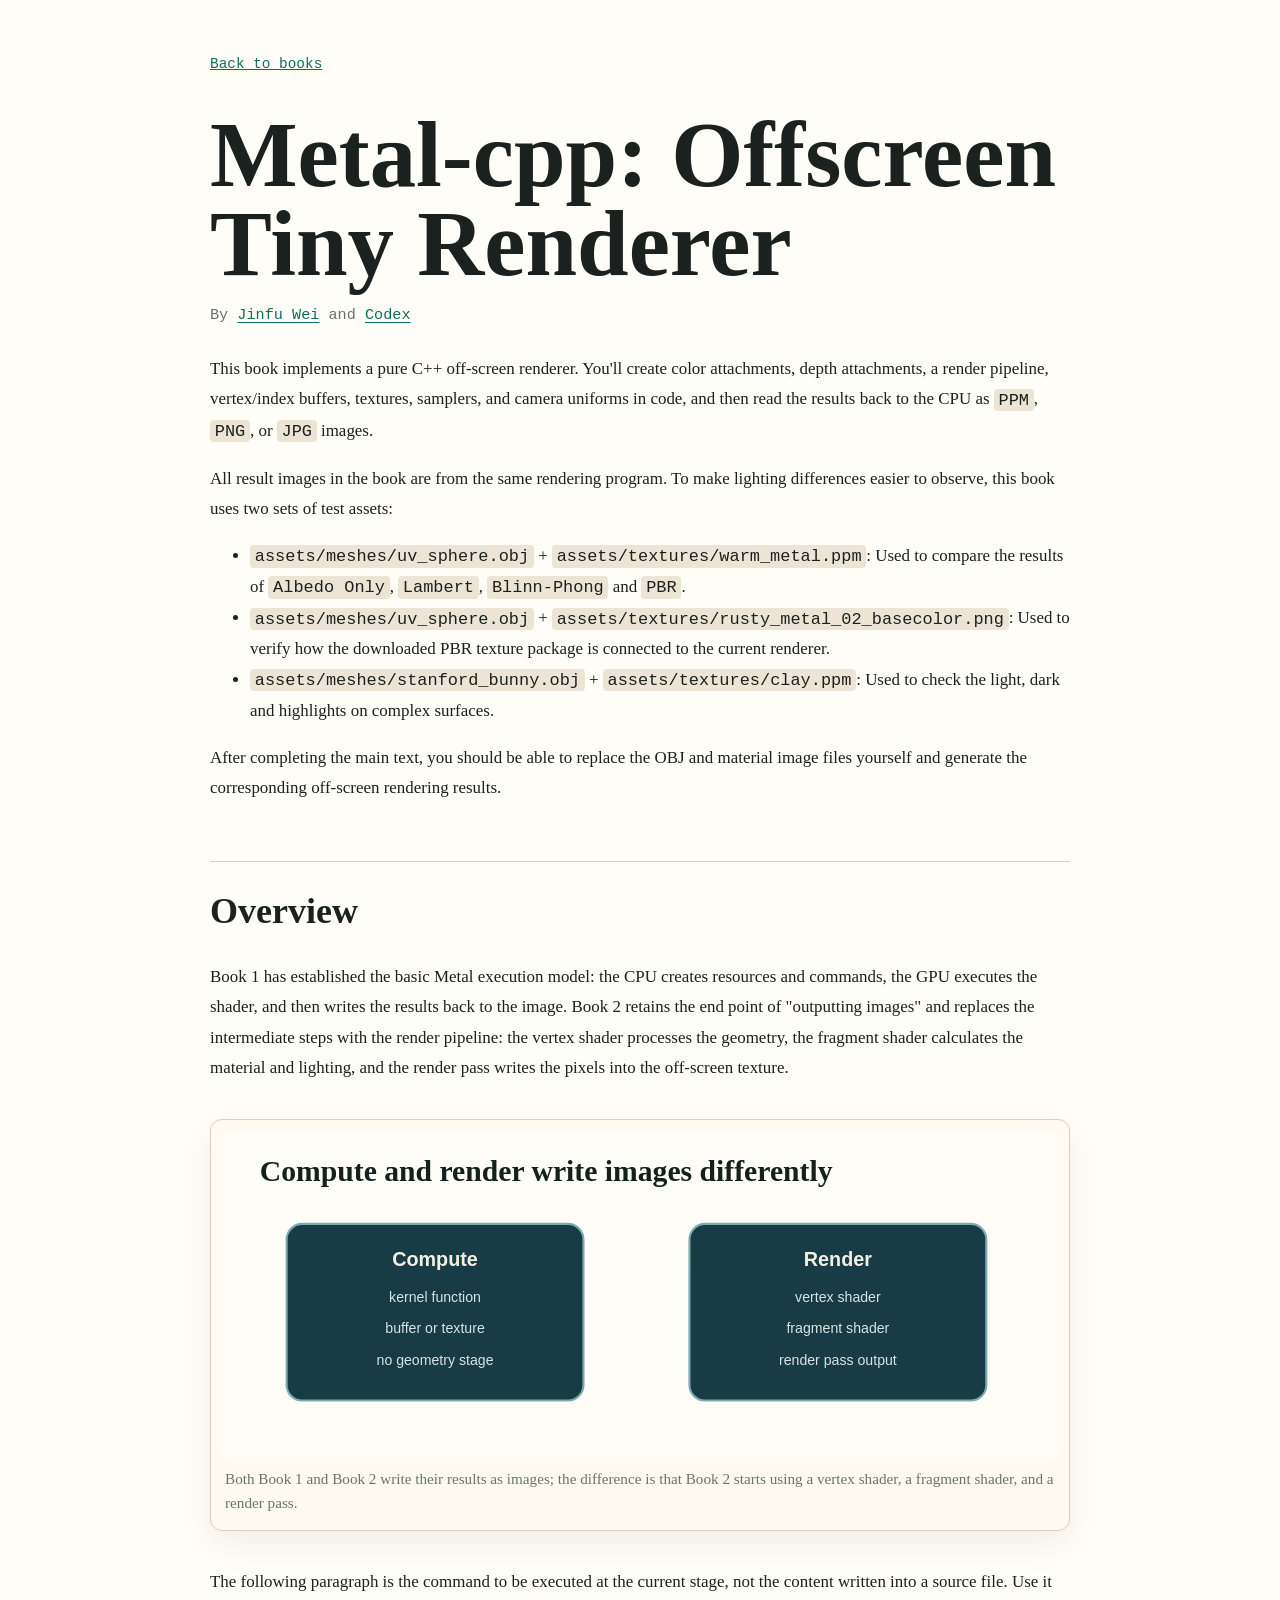
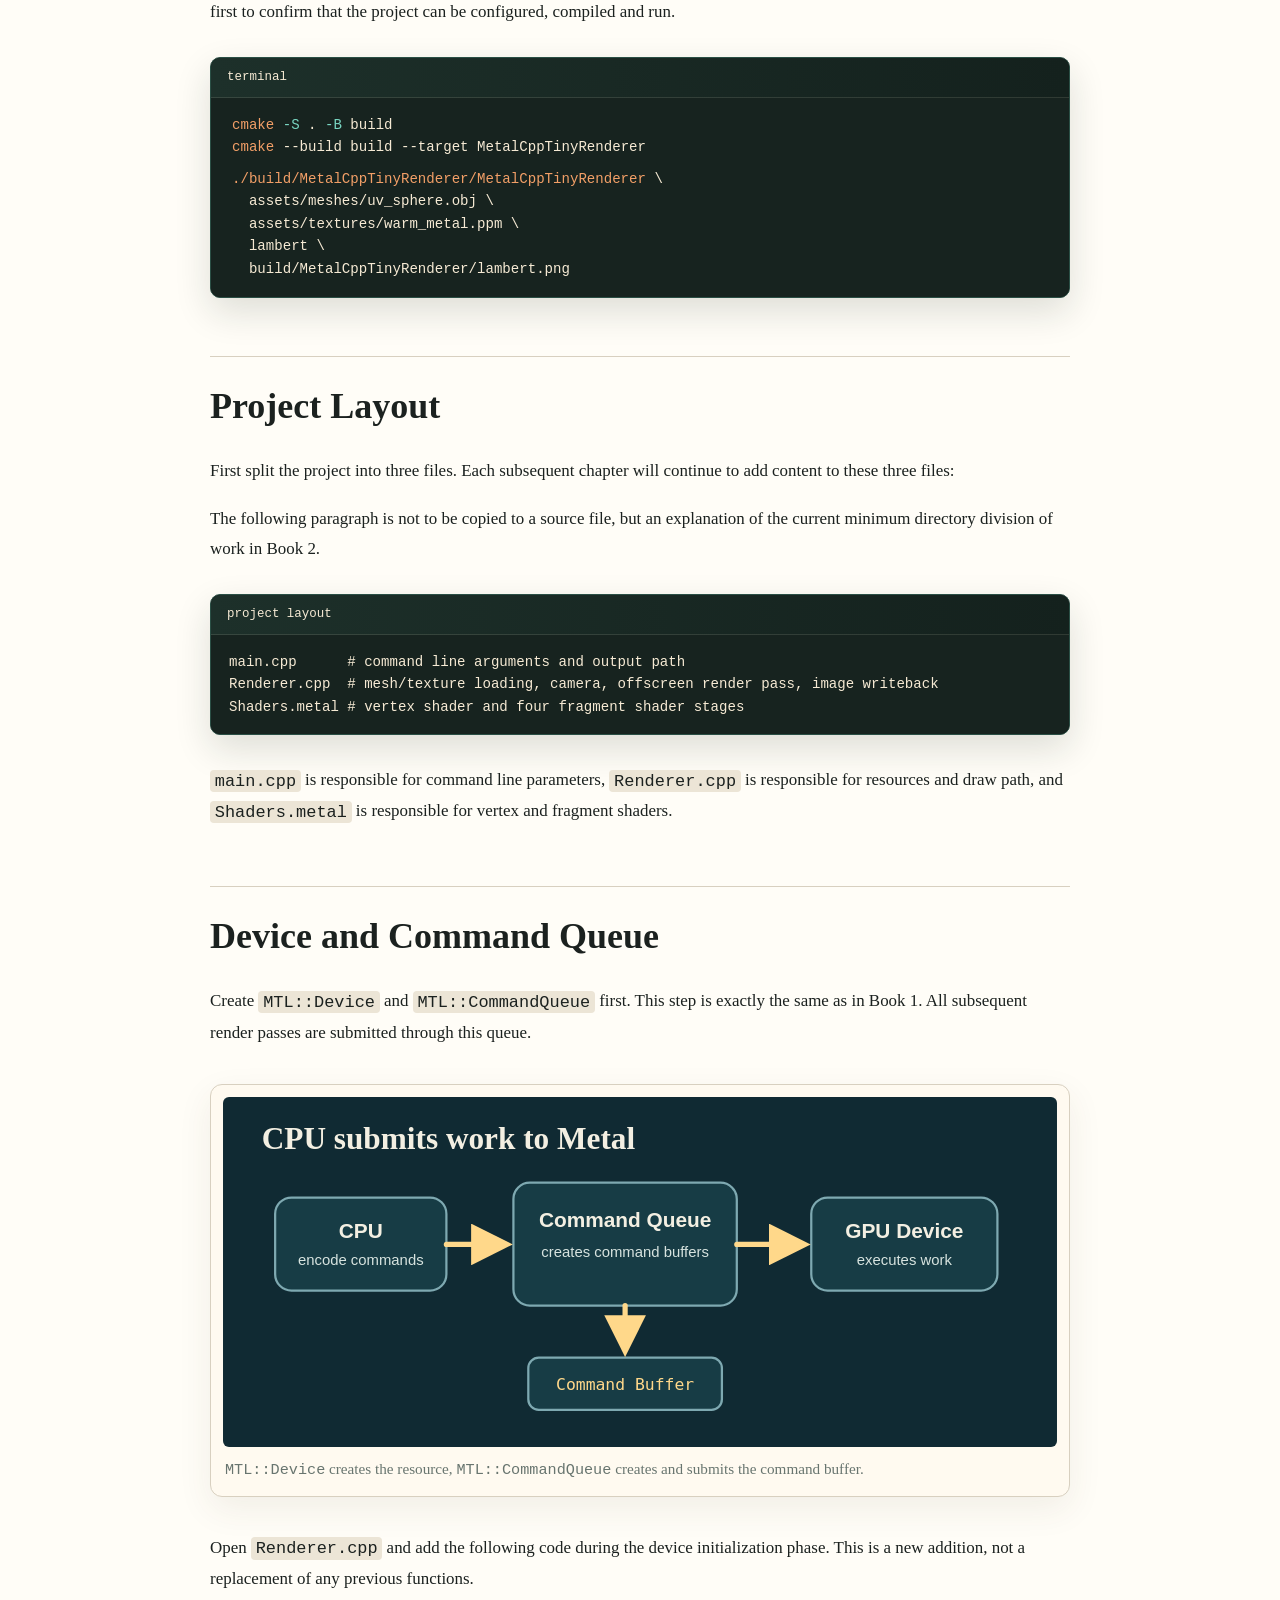
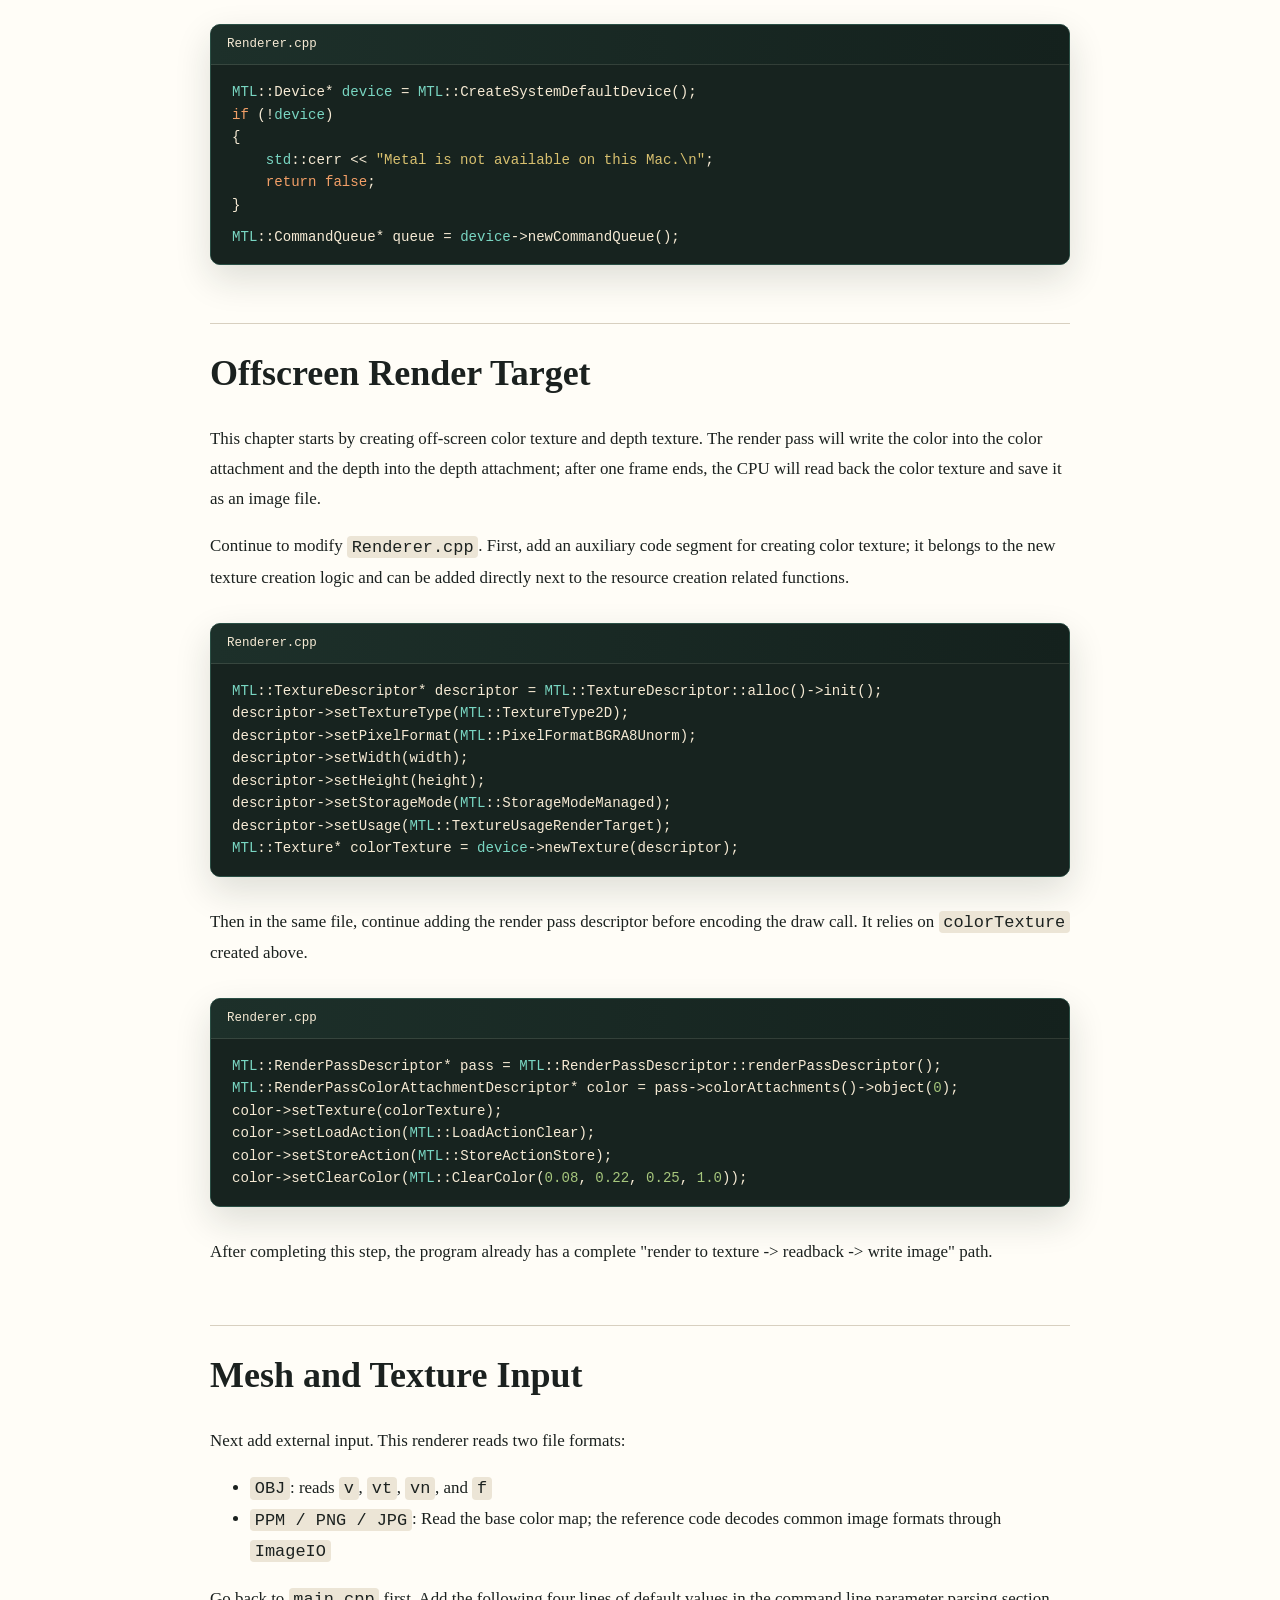
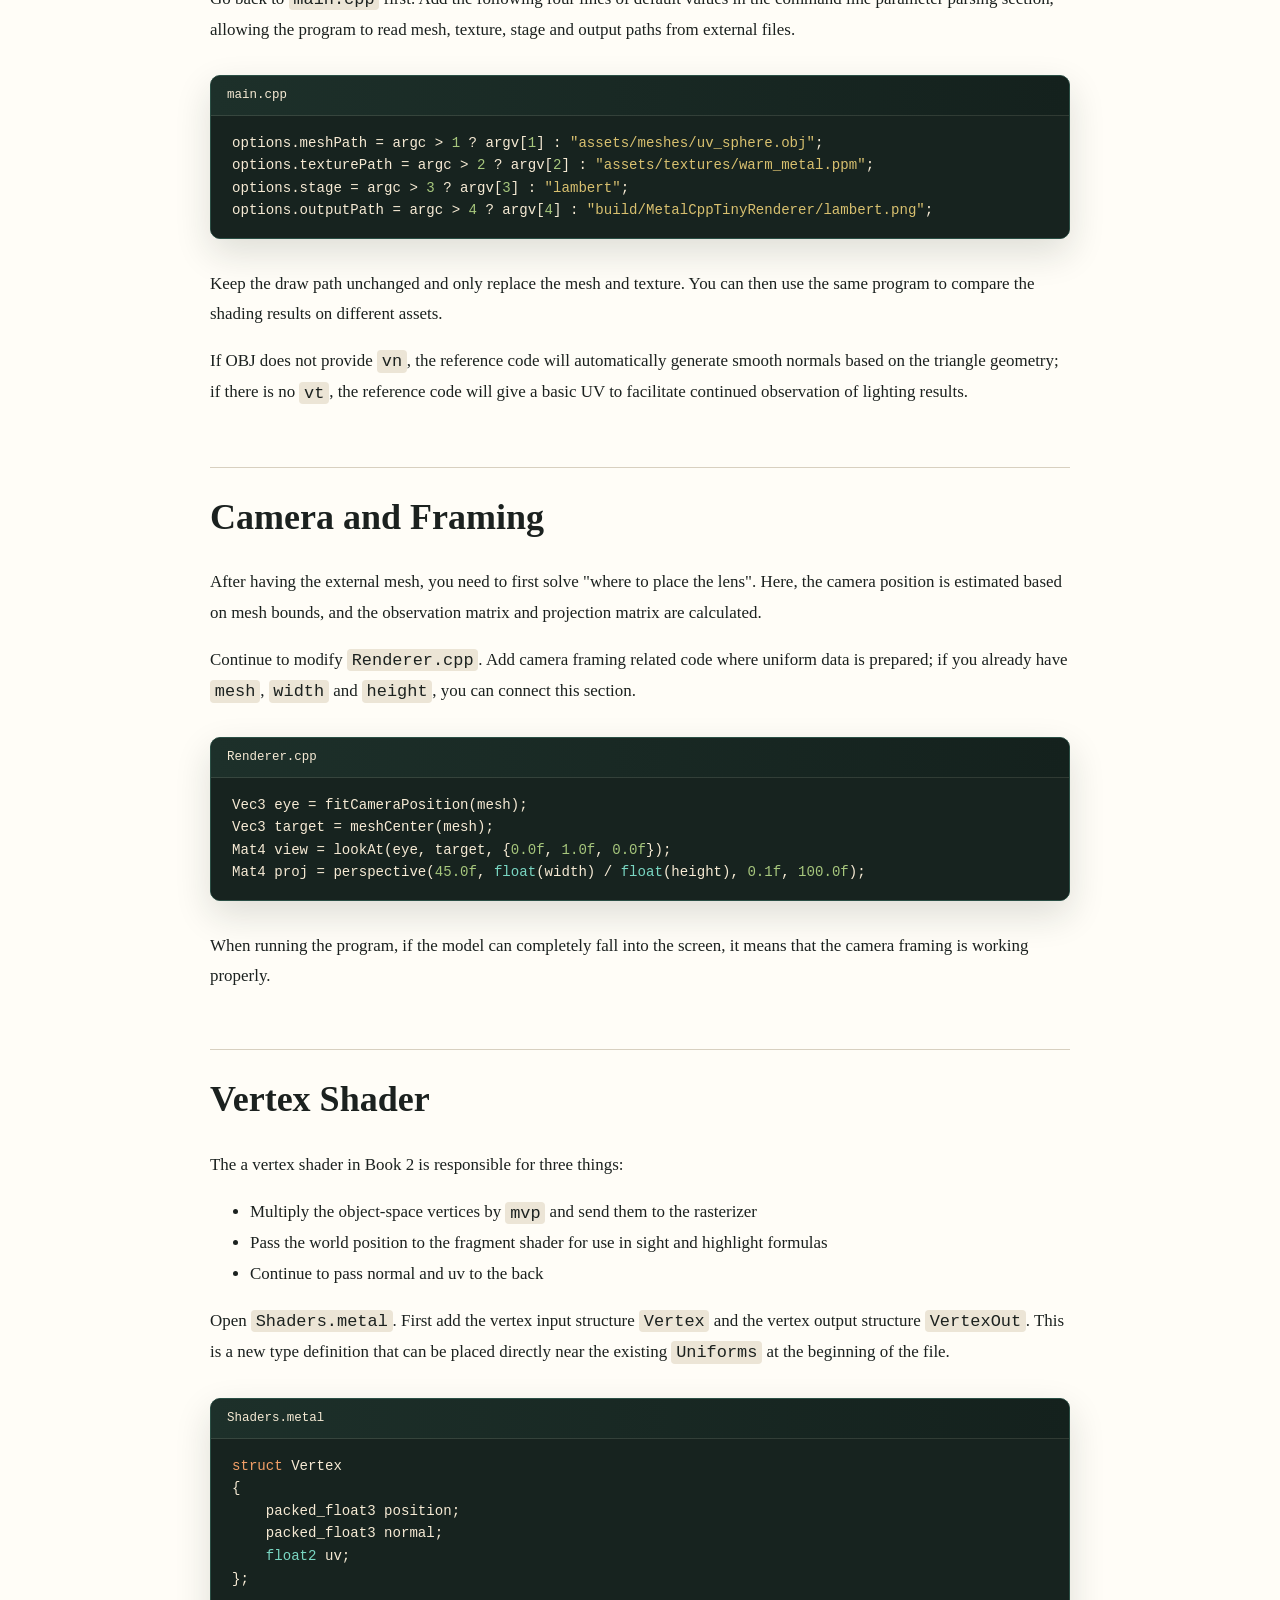
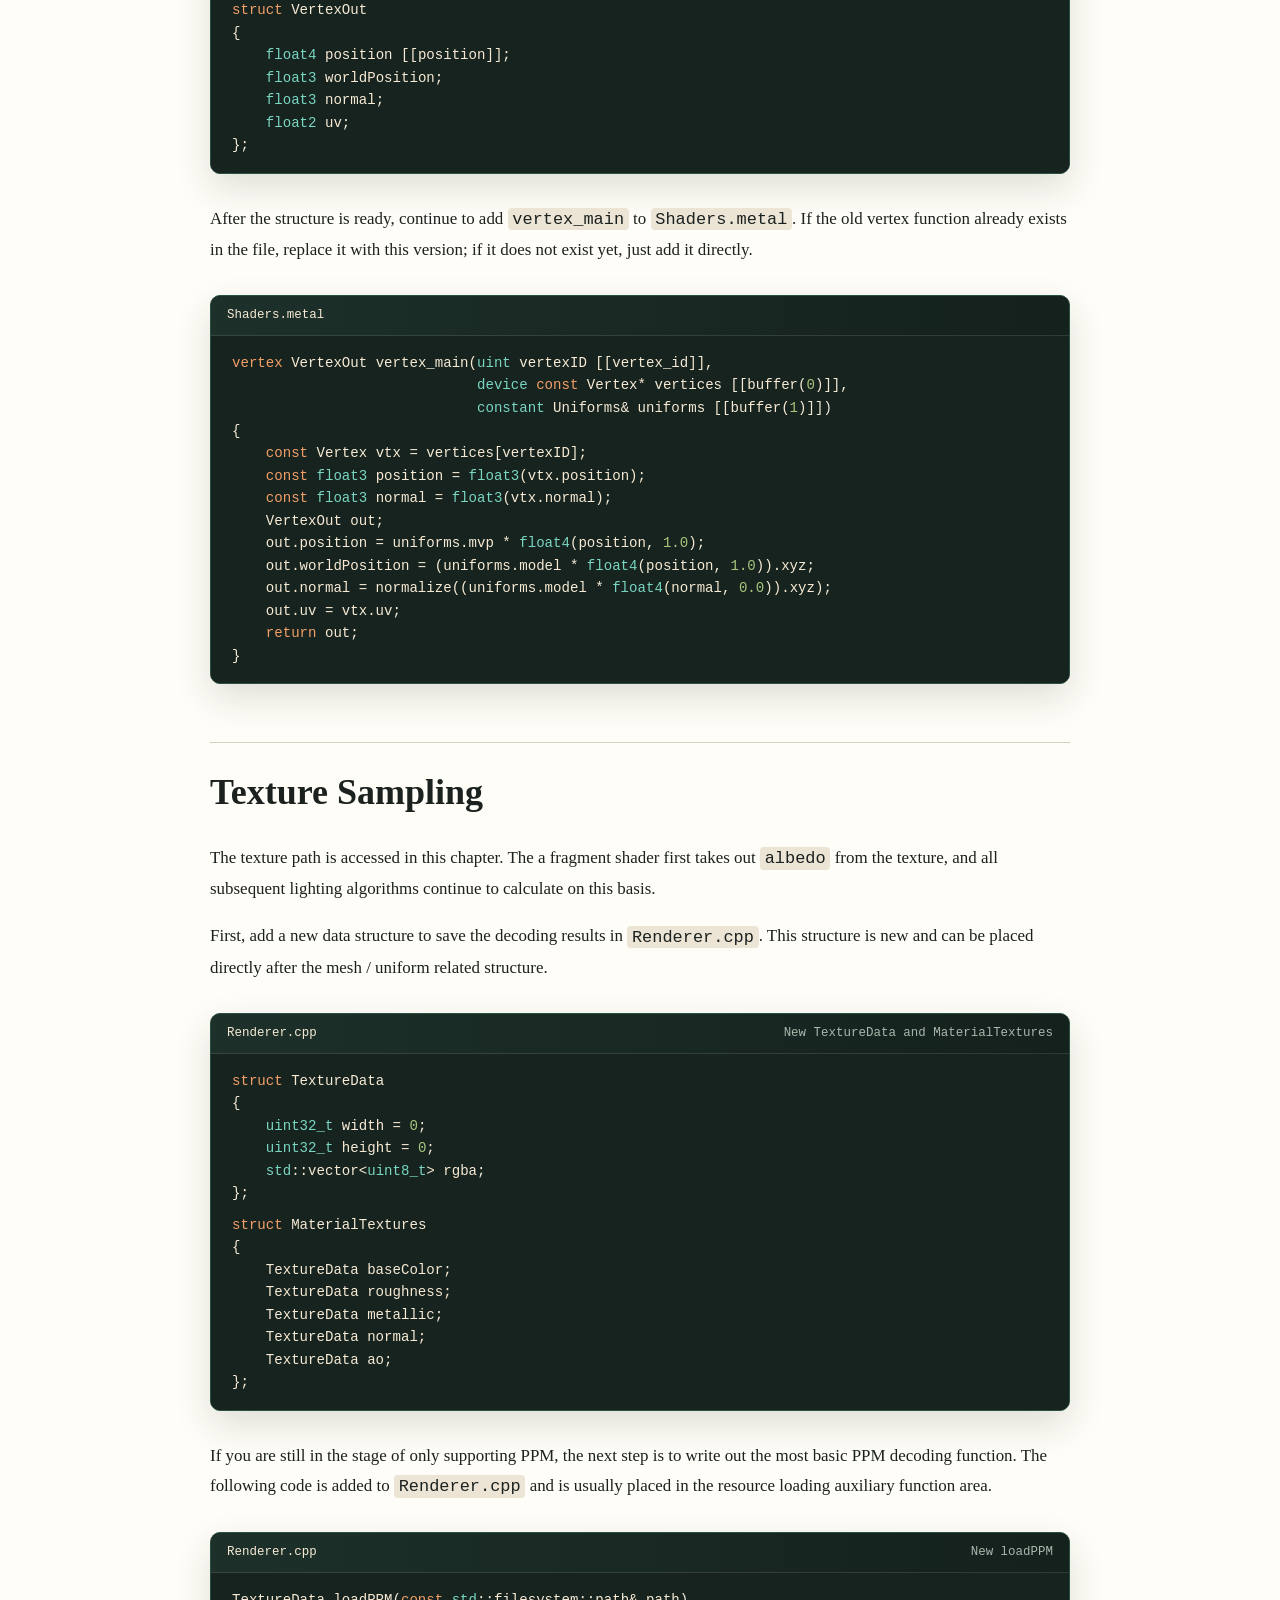
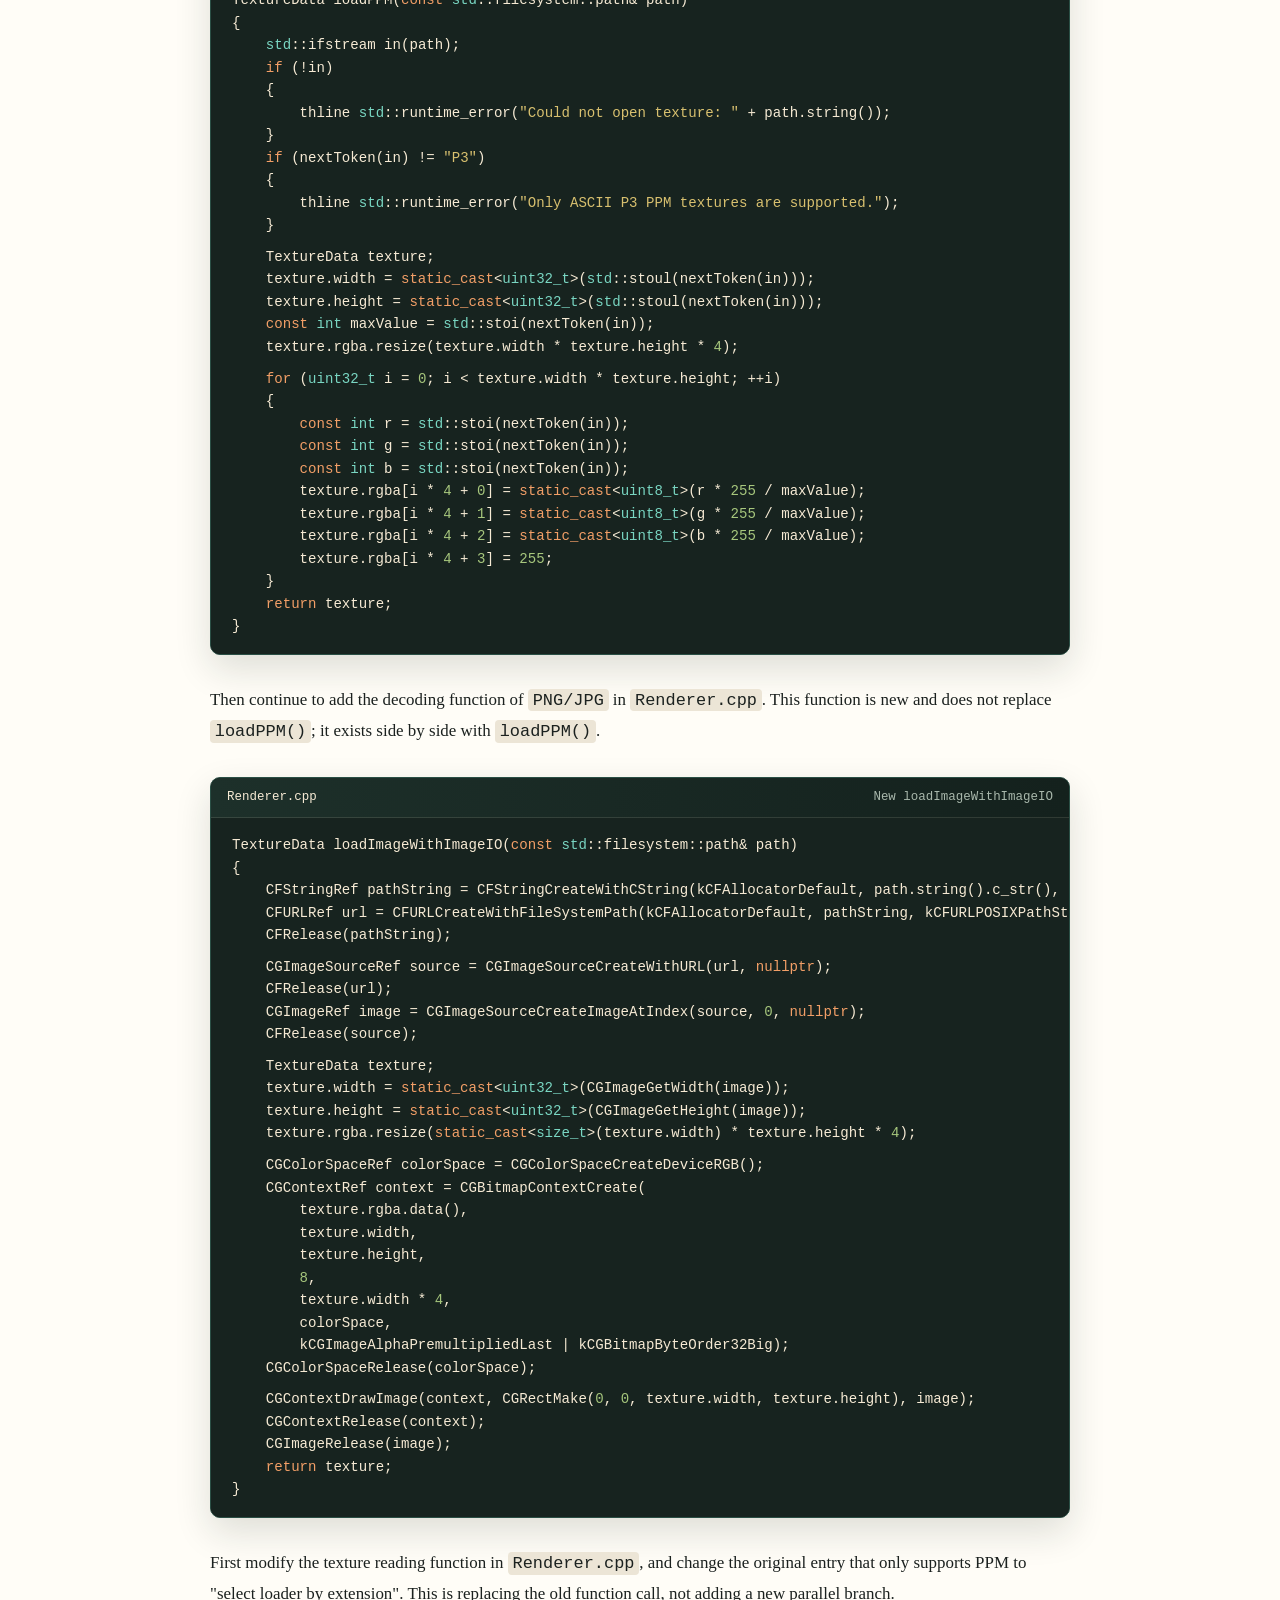
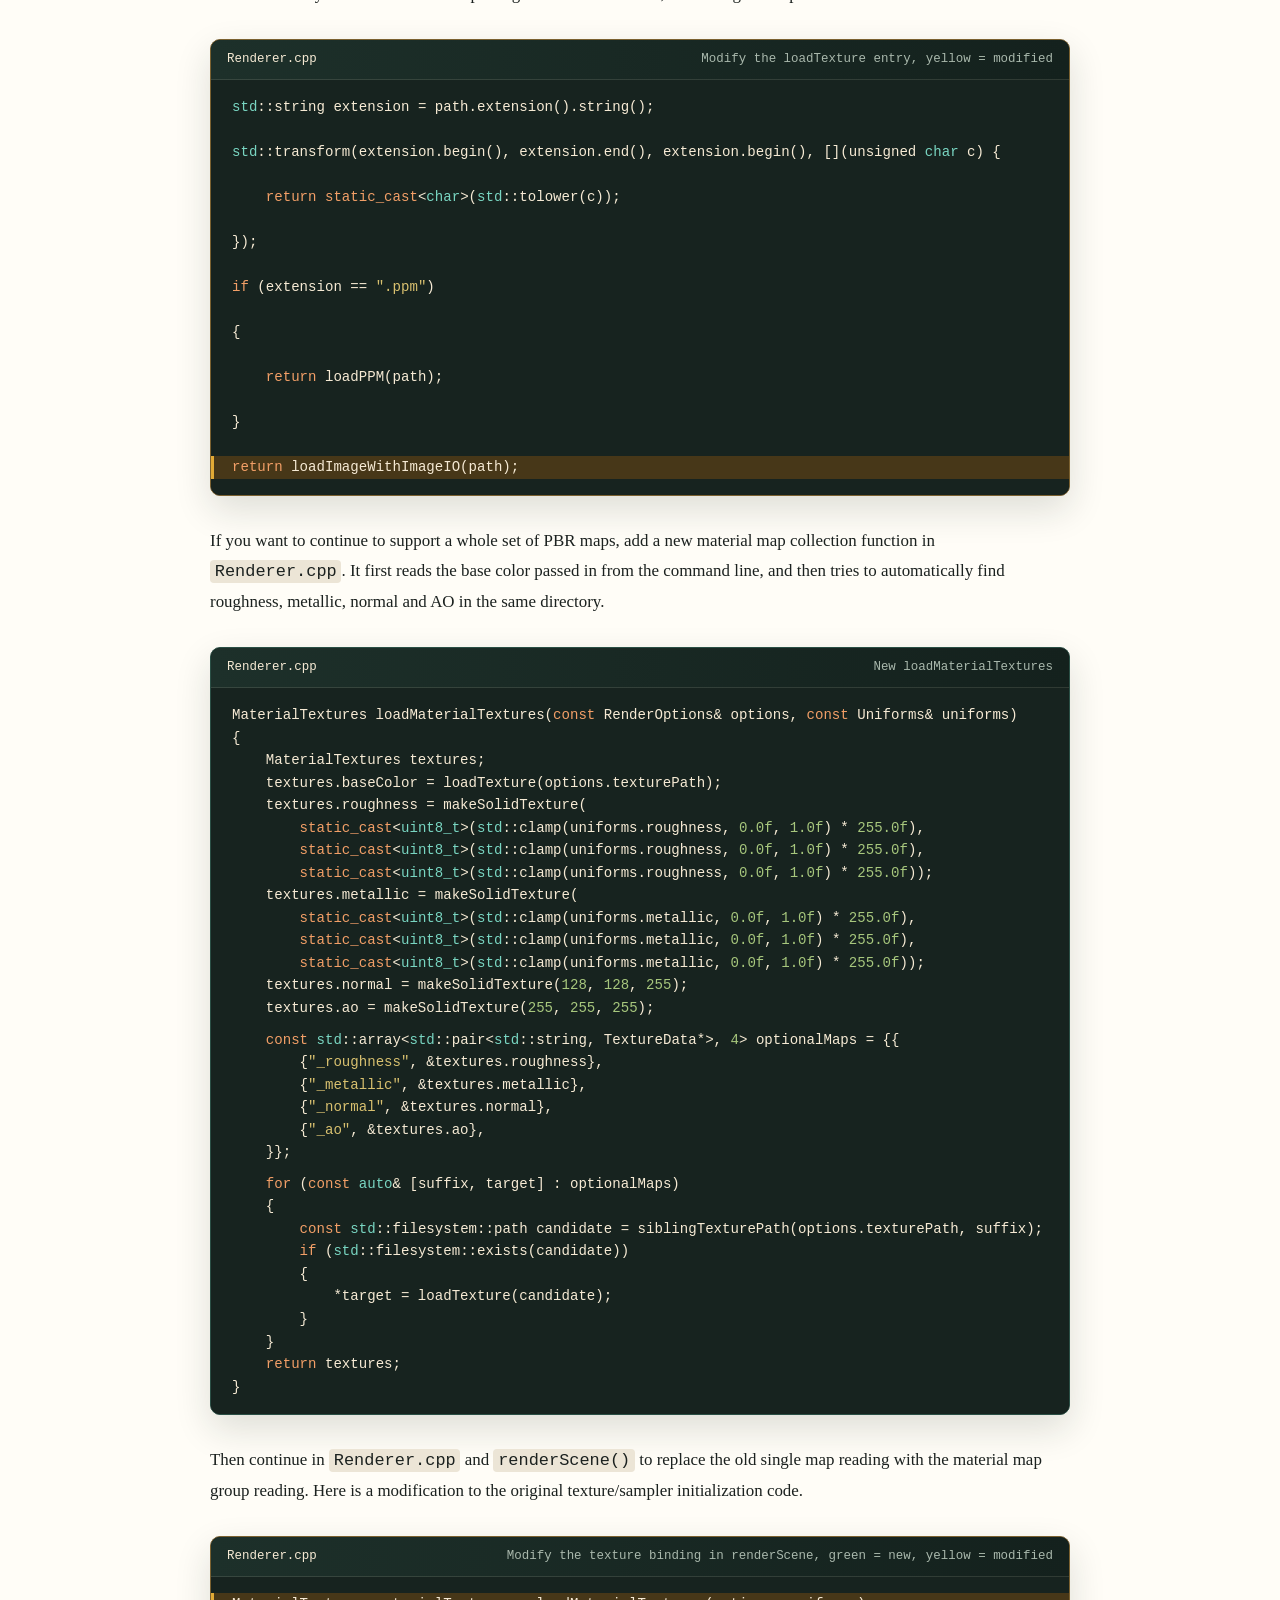
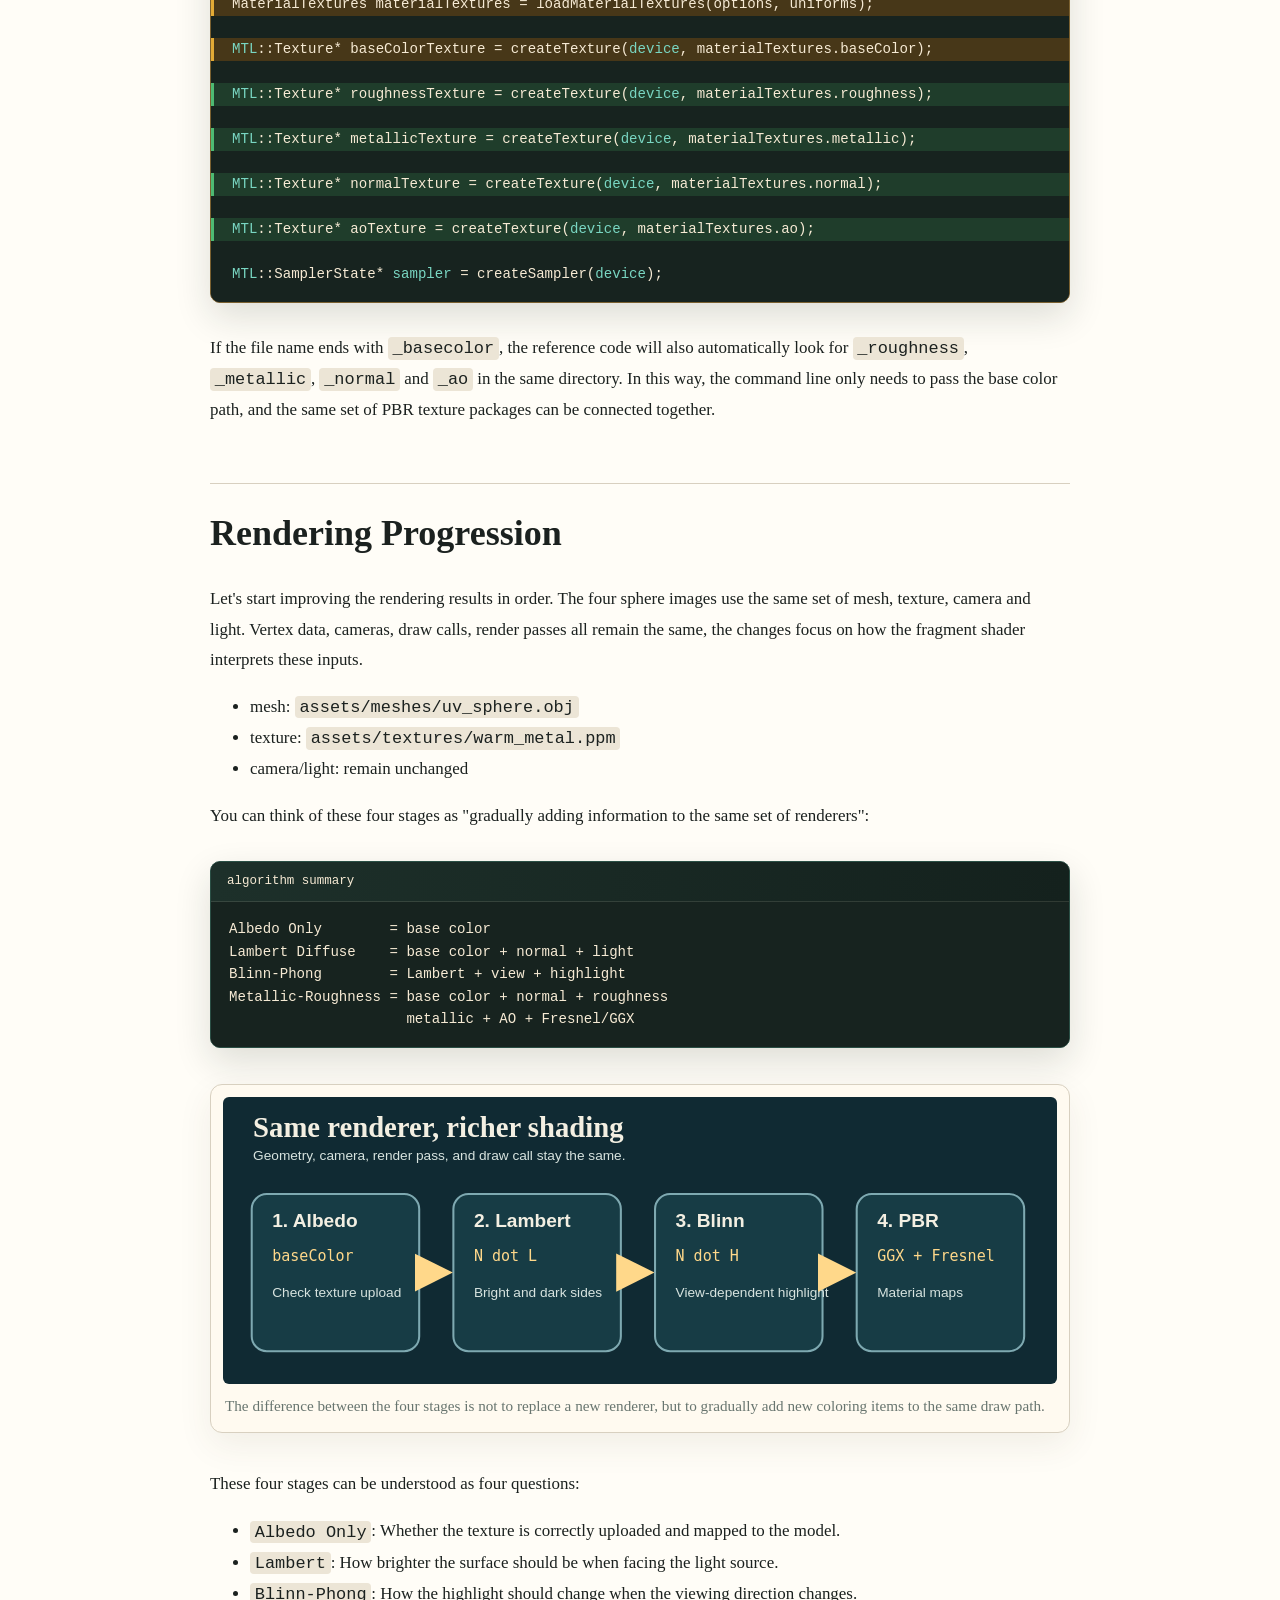
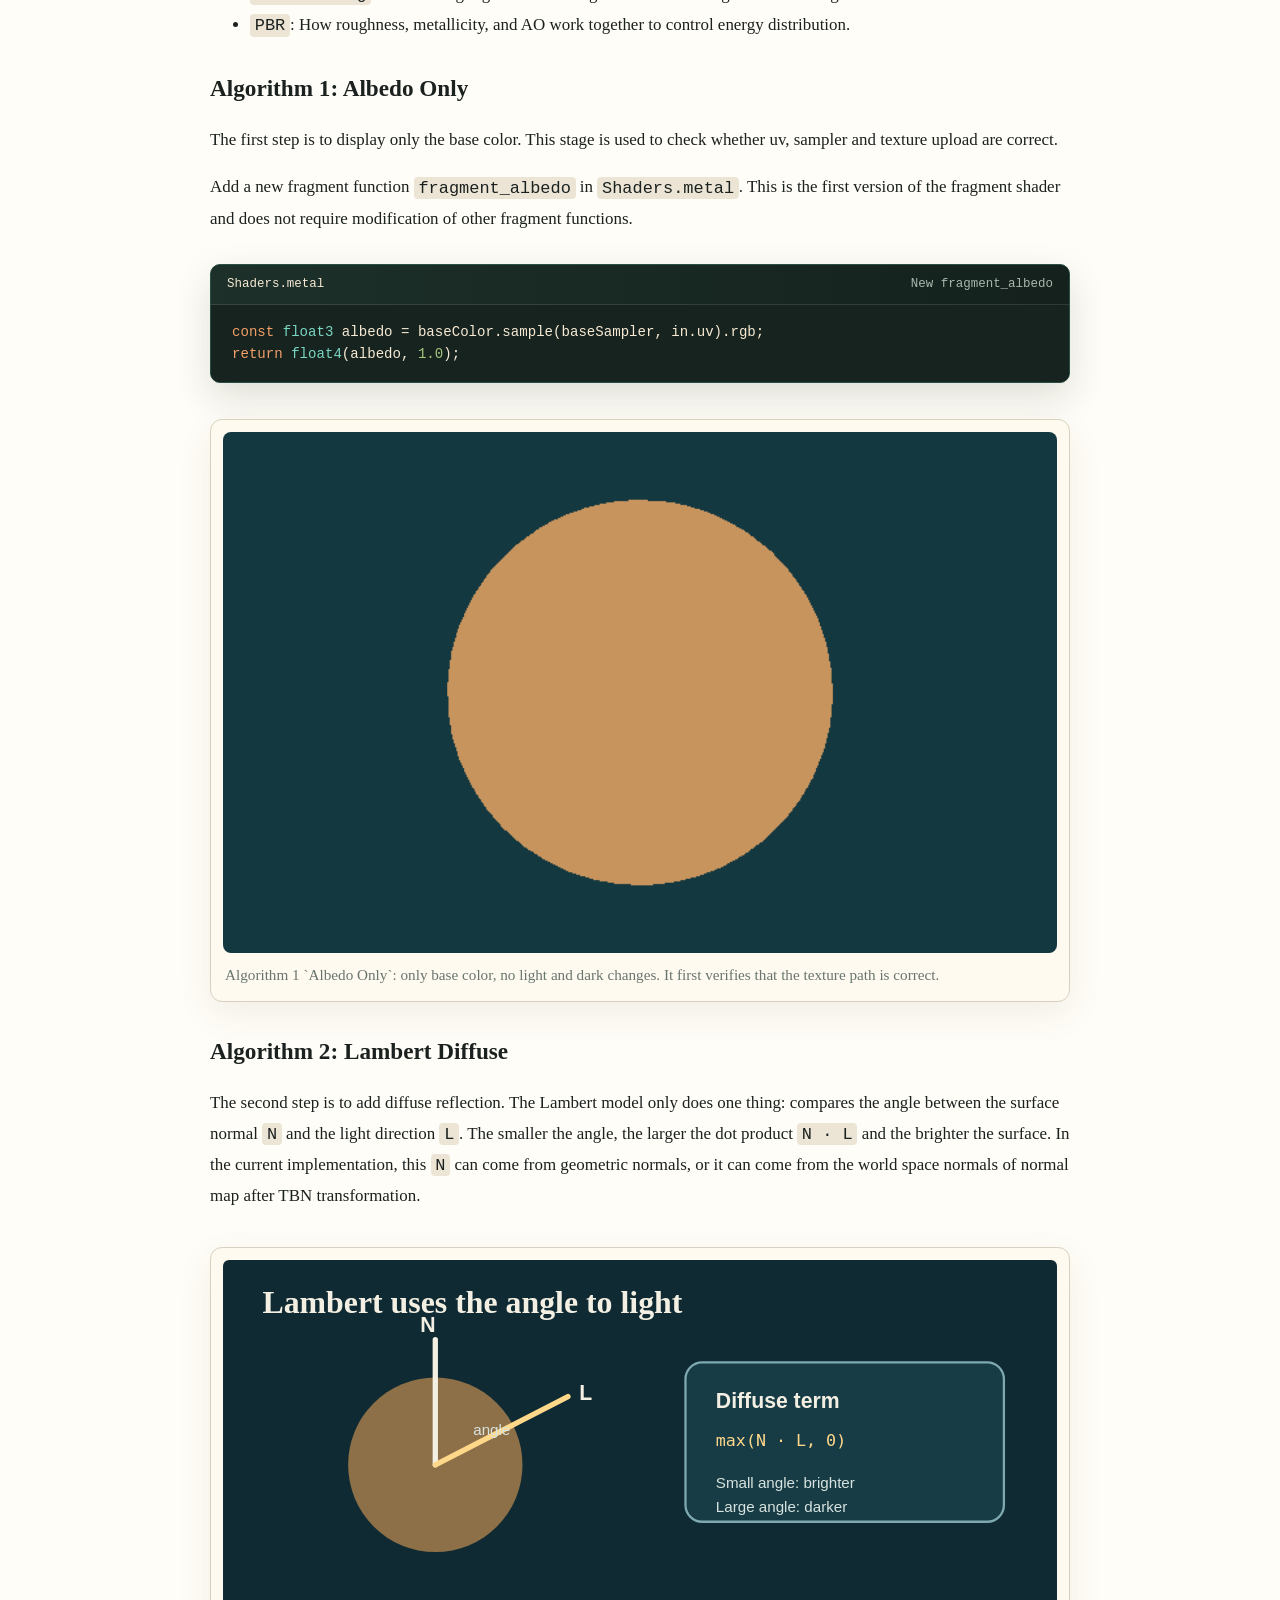
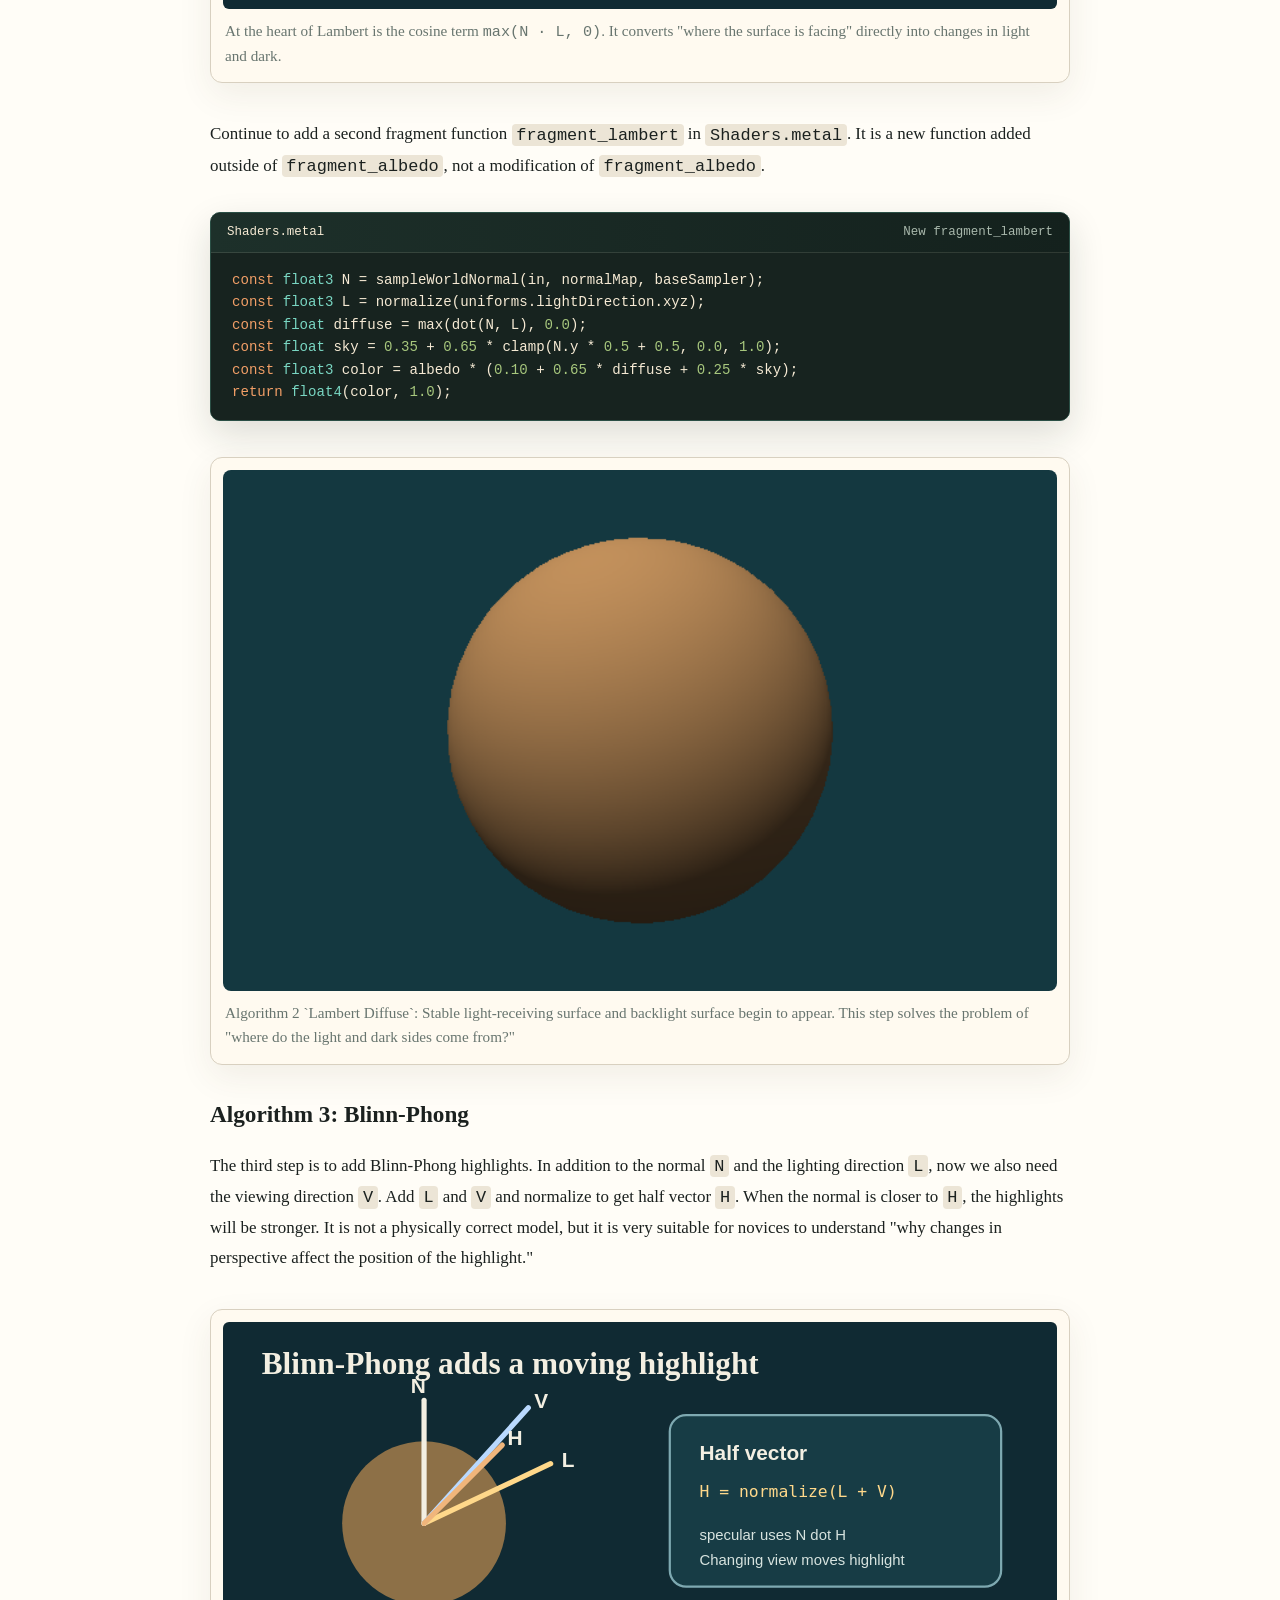
<file: books/MetalCppTheNextWeek.html>
<!doctype html>

<html lang="en">
<head>
<meta charset="utf-8"/>
<meta content="width=device-width, initial-scale=1" name="viewport"/>
<title>Metal-cpp: Offscreen Tiny Renderer</title>
<link href="../style/book.css" rel="stylesheet"/>
<script defer="" src="../style/syntax-highlight.js"></script>
</head>
<body>
<main class="book">
<nav class="book-nav"><a href="../index.html">Back to books</a></nav>
<h1 id="metal-cpp-offscreen-tiny-renderer">Metal-cpp: Offscreen Tiny Renderer</h1>
<p class="book-author">By <a href="https://weijinfu.github.io">Jinfu Wei</a> and <a href="https://chatgpt.com/codex">Codex</a></p>
<p>This book implements a pure C++ off-screen renderer. You'll create color attachments, depth attachments, a render pipeline, vertex/index buffers, textures, samplers, and camera uniforms in code, and then read the results back to the CPU as <code>PPM</code>, <code>PNG</code>, or <code>JPG</code> images.</p>
<p>All result images in the book are from the same rendering program. To make lighting differences easier to observe, this book uses two sets of test assets:</p>
<ul>
<li><code>assets/meshes/uv_sphere.obj</code> + <code>assets/textures/warm_metal.ppm</code>: Used to compare the results of <code>Albedo Only</code>, <code>Lambert</code>, <code>Blinn-Phong</code> and <code>PBR</code>.</li>
<li><code>assets/meshes/uv_sphere.obj</code> + <code>assets/textures/rusty_metal_02_basecolor.png</code>: Used to verify how the downloaded PBR texture package is connected to the current renderer.</li>
<li><code>assets/meshes/stanford_bunny.obj</code> + <code>assets/textures/clay.ppm</code>: Used to check the light, dark and highlights on complex surfaces.</li>
</ul>
<p>After completing the main text, you should be able to replace the OBJ and material image files yourself and generate the corresponding off-screen rendering results.</p>
<h2 id="overview">Overview</h2>
<p>Book 1 has established the basic Metal execution model: the CPU creates resources and commands, the GPU executes the shader, and then writes the results back to the image. Book 2 retains the end point of "outputting images" and replaces the intermediate steps with the render pipeline: the vertex shader processes the geometry, the fragment shader calculates the material and lighting, and the render pass writes the pixels into the off-screen texture.</p>
<figure><img alt="Compute pipeline and render pipeline comparison" src="../images/diagrams/compute-vs-render.svg"/><figcaption>Both Book 1 and Book 2 write their results as images; the difference is that Book 2 starts using a vertex shader, a fragment shader, and a render pass.</figcaption></figure>
<p>The following paragraph is the command to be executed at the current stage, not the content written into a source file. Use it first to confirm that the project can be configured, compiled and run.</p>
<figure class="code-block"><figcaption class="code-title"><span>terminal</span></figcaption><pre><code class="language-sh">cmake -S . -B build
cmake --build build --target MetalCppTinyRenderer

./build/MetalCppTinyRenderer/MetalCppTinyRenderer \
  assets/meshes/uv_sphere.obj \
  assets/textures/warm_metal.ppm \
  lambert \
  build/MetalCppTinyRenderer/lambert.png</code></pre></figure>
<h2 id="project-layout">Project Layout</h2>
<p>First split the project into three files. Each subsequent chapter will continue to add content to these three files:</p>
<p>The following paragraph is not to be copied to a source file, but an explanation of the current minimum directory division of work in Book 2.</p>
<figure class="code-block"><figcaption class="code-title"><span>project layout</span></figcaption><pre><code class="language-text">main.cpp      # command line arguments and output path
Renderer.cpp  # mesh/texture loading, camera, offscreen render pass, image writeback
Shaders.metal # vertex shader and four fragment shader stages</code></pre></figure>
<p><code>main.cpp</code> is responsible for command line parameters, <code>Renderer.cpp</code> is responsible for resources and draw path, and <code>Shaders.metal</code> is responsible for vertex and fragment shaders.</p>
<h2 id="device-and-command-queue">Device and Command Queue</h2>
<p>Create <code>MTL::Device</code> and <code>MTL::CommandQueue</code> first. This step is exactly the same as in Book 1. All subsequent render passes are submitted through this queue.</p>
<figure><img alt="Device, Command Queue, and Command Buffer relationship" src="../images/diagrams/device-command-queue.svg"/><figcaption><code>MTL::Device</code> creates the resource, <code>MTL::CommandQueue</code> creates and submits the command buffer.</figcaption></figure>
<p>Open <code>Renderer.cpp</code> and add the following code during the device initialization phase. This is a new addition, not a replacement of any previous functions.</p>
<figure class="code-block"><figcaption class="code-title"><span>Renderer.cpp</span></figcaption><pre><code class="language-cpp">MTL::Device* device = MTL::CreateSystemDefaultDevice();
if (!device)
{
    std::cerr &lt;&lt; "Metal is not available on this Mac.\n";
    return false;
}

MTL::CommandQueue* queue = device-&gt;newCommandQueue();</code></pre></figure>
<h2 id="offscreen-render-target">Offscreen Render Target</h2>
<p>This chapter starts by creating off-screen color texture and depth texture. The render pass will write the color into the color attachment and the depth into the depth attachment; after one frame ends, the CPU will read back the color texture and save it as an image file.</p>
<p>Continue to modify <code>Renderer.cpp</code>. First, add an auxiliary code segment for creating color texture; it belongs to the new texture creation logic and can be added directly next to the resource creation related functions.</p>
<figure class="code-block"><figcaption class="code-title"><span>Renderer.cpp</span></figcaption><pre><code class="language-cpp">MTL::TextureDescriptor* descriptor = MTL::TextureDescriptor::alloc()-&gt;init();
descriptor-&gt;setTextureType(MTL::TextureType2D);
descriptor-&gt;setPixelFormat(MTL::PixelFormatBGRA8Unorm);
descriptor-&gt;setWidth(width);
descriptor-&gt;setHeight(height);
descriptor-&gt;setStorageMode(MTL::StorageModeManaged);
descriptor-&gt;setUsage(MTL::TextureUsageRenderTarget);
MTL::Texture* colorTexture = device-&gt;newTexture(descriptor);</code></pre></figure>
<p>Then in the same file, continue adding the render pass descriptor before encoding the draw call. It relies on <code>colorTexture</code> created above.</p>
<figure class="code-block"><figcaption class="code-title"><span>Renderer.cpp</span></figcaption><pre><code class="language-cpp">MTL::RenderPassDescriptor* pass = MTL::RenderPassDescriptor::renderPassDescriptor();
MTL::RenderPassColorAttachmentDescriptor* color = pass-&gt;colorAttachments()-&gt;object(0);
color-&gt;setTexture(colorTexture);
color-&gt;setLoadAction(MTL::LoadActionClear);
color-&gt;setStoreAction(MTL::StoreActionStore);
color-&gt;setClearColor(MTL::ClearColor(0.08, 0.22, 0.25, 1.0));</code></pre></figure>
<p>After completing this step, the program already has a complete "render to texture -&gt; readback -&gt; write image" path.</p>
<h2 id="mesh-and-texture-input">Mesh and Texture Input</h2>
<p>Next add external input. This renderer reads two file formats:</p>
<ul>
<li><code>OBJ</code>: reads <code>v</code>, <code>vt</code>, <code>vn</code>, and <code>f</code></li>
<li><code>PPM / PNG / JPG</code>: Read the base color map; the reference code decodes common image formats through <code>ImageIO</code></li>
</ul>
<p>Go back to <code>main.cpp</code> first. Add the following four lines of default values ​​in the command line parameter parsing section, allowing the program to read mesh, texture, stage and output paths from external files.</p>
<figure class="code-block"><figcaption class="code-title"><span>main.cpp</span></figcaption><pre><code class="language-cpp">options.meshPath = argc &gt; 1 ? argv[1] : "assets/meshes/uv_sphere.obj";
options.texturePath = argc &gt; 2 ? argv[2] : "assets/textures/warm_metal.ppm";
options.stage = argc &gt; 3 ? argv[3] : "lambert";
options.outputPath = argc &gt; 4 ? argv[4] : "build/MetalCppTinyRenderer/lambert.png";</code></pre></figure>
<p>Keep the draw path unchanged and only replace the mesh and texture. You can then use the same program to compare the shading results on different assets.</p>
<p>If OBJ does not provide <code>vn</code>, the reference code will automatically generate smooth normals based on the triangle geometry; if there is no <code>vt</code>, the reference code will give a basic UV to facilitate continued observation of lighting results.</p>
<h2 id="camera-and-framing">Camera and Framing</h2>
<p>After having the external mesh, you need to first solve "where to place the lens". Here, the camera position is estimated based on mesh bounds, and the observation matrix and projection matrix are calculated.</p>
<p>Continue to modify <code>Renderer.cpp</code>. Add camera framing related code where uniform data is prepared; if you already have <code>mesh</code>, <code>width</code> and <code>height</code>, you can connect this section.</p>
<figure class="code-block"><figcaption class="code-title"><span>Renderer.cpp</span></figcaption><pre><code class="language-cpp">Vec3 eye = fitCameraPosition(mesh);
Vec3 target = meshCenter(mesh);
Mat4 view = lookAt(eye, target, {0.0f, 1.0f, 0.0f});
Mat4 proj = perspective(45.0f, float(width) / float(height), 0.1f, 100.0f);</code></pre></figure>
<p>When running the program, if the model can completely fall into the screen, it means that the camera framing is working properly.</p>
<h2 id="vertex-shader">Vertex Shader</h2>
<p>The a vertex shader in Book 2 is responsible for three things:</p>
<ul>
<li>Multiply the object-space vertices by <code>mvp</code> and send them to the rasterizer</li>
<li>Pass the world position to the fragment shader for use in sight and highlight formulas</li>
<li>Continue to pass normal and uv to the back</li>
</ul>
<p>Open <code>Shaders.metal</code>. First add the vertex input structure <code>Vertex</code> and the vertex output structure <code>VertexOut</code>. This is a new type definition that can be placed directly near the existing <code>Uniforms</code> at the beginning of the file.</p>
<figure class="code-block"><figcaption class="code-title"><span>Shaders.metal</span></figcaption><pre><code class="language-cpp">struct Vertex
{
    packed_float3 position;
    packed_float3 normal;
    float2 uv;
};

struct VertexOut
{
    float4 position [[position]];
    float3 worldPosition;
    float3 normal;
    float2 uv;
};</code></pre></figure>
<p>After the structure is ready, continue to add <code>vertex_main</code> to <code>Shaders.metal</code>. If the old vertex function already exists in the file, replace it with this version; if it does not exist yet, just add it directly.</p>
<figure class="code-block"><figcaption class="code-title"><span>Shaders.metal</span></figcaption><pre><code class="language-cpp">vertex VertexOut vertex_main(uint vertexID [[vertex_id]],
                             device const Vertex* vertices [[buffer(0)]],
                             constant Uniforms&amp; uniforms [[buffer(1)]])
{
    const Vertex vtx = vertices[vertexID];
    const float3 position = float3(vtx.position);
    const float3 normal = float3(vtx.normal);
    VertexOut out;
    out.position = uniforms.mvp * float4(position, 1.0);
    out.worldPosition = (uniforms.model * float4(position, 1.0)).xyz;
    out.normal = normalize((uniforms.model * float4(normal, 0.0)).xyz);
    out.uv = vtx.uv;
    return out;
}</code></pre></figure>
<h2 id="texture-sampling">Texture Sampling</h2>
<p>The texture path is accessed in this chapter. The a fragment shader first takes out <code>albedo</code> from the texture, and all subsequent lighting algorithms continue to calculate on this basis.</p>
<p>First, add a new data structure to save the decoding results in <code>Renderer.cpp</code>. This structure is new and can be placed directly after the mesh / uniform related structure.</p>
<figure class="code-block"><figcaption class="code-title"><span>Renderer.cpp</span><span class="code-note">New TextureData and MaterialTextures</span></figcaption><pre><code class="language-cpp">struct TextureData
{
    uint32_t width = 0;
    uint32_t height = 0;
    std::vector&lt;uint8_t&gt; rgba;
};

struct MaterialTextures
{
    TextureData baseColor;
    TextureData roughness;
    TextureData metallic;
    TextureData normal;
    TextureData ao;
};</code></pre></figure>
<p>If you are still in the stage of only supporting PPM, the next step is to write out the most basic PPM decoding function. The following code is added to <code>Renderer.cpp</code> and is usually placed in the resource loading auxiliary function area.</p>
<figure class="code-block"><figcaption class="code-title"><span>Renderer.cpp</span><span class="code-note">New loadPPM</span></figcaption><pre><code class="language-cpp">TextureData loadPPM(const std::filesystem::path&amp; path)
{
    std::ifstream in(path);
    if (!in)
    {
        thline std::runtime_error("Could not open texture: " + path.string());
    }
    if (nextToken(in) != "P3")
    {
        thline std::runtime_error("Only ASCII P3 PPM textures are supported.");
    }

    TextureData texture;
    texture.width = static_cast&lt;uint32_t&gt;(std::stoul(nextToken(in)));
    texture.height = static_cast&lt;uint32_t&gt;(std::stoul(nextToken(in)));
    const int maxValue = std::stoi(nextToken(in));
    texture.rgba.resize(texture.width * texture.height * 4);

    for (uint32_t i = 0; i &lt; texture.width * texture.height; ++i)
    {
        const int r = std::stoi(nextToken(in));
        const int g = std::stoi(nextToken(in));
        const int b = std::stoi(nextToken(in));
        texture.rgba[i * 4 + 0] = static_cast&lt;uint8_t&gt;(r * 255 / maxValue);
        texture.rgba[i * 4 + 1] = static_cast&lt;uint8_t&gt;(g * 255 / maxValue);
        texture.rgba[i * 4 + 2] = static_cast&lt;uint8_t&gt;(b * 255 / maxValue);
        texture.rgba[i * 4 + 3] = 255;
    }
    return texture;
}</code></pre></figure>
<p>Then continue to add the decoding function of <code>PNG/JPG</code> in <code>Renderer.cpp</code>. This function is new and does not replace <code>loadPPM()</code>; it exists side by side with <code>loadPPM()</code>.</p>
<figure class="code-block"><figcaption class="code-title"><span>Renderer.cpp</span><span class="code-note">New loadImageWithImageIO</span></figcaption><pre><code class="language-cpp">TextureData loadImageWithImageIO(const std::filesystem::path&amp; path)
{
    CFStringRef pathString = CFStringCreateWithCString(kCFAllocatorDefault, path.string().c_str(), kCFStringEncodingUTF8);
    CFURLRef url = CFURLCreateWithFileSystemPath(kCFAllocatorDefault, pathString, kCFURLPOSIXPathStyle, false);
    CFRelease(pathString);

    CGImageSourceRef source = CGImageSourceCreateWithURL(url, nullptr);
    CFRelease(url);
    CGImageRef image = CGImageSourceCreateImageAtIndex(source, 0, nullptr);
    CFRelease(source);

    TextureData texture;
    texture.width = static_cast&lt;uint32_t&gt;(CGImageGetWidth(image));
    texture.height = static_cast&lt;uint32_t&gt;(CGImageGetHeight(image));
    texture.rgba.resize(static_cast&lt;size_t&gt;(texture.width) * texture.height * 4);

    CGColorSpaceRef colorSpace = CGColorSpaceCreateDeviceRGB();
    CGContextRef context = CGBitmapContextCreate(
        texture.rgba.data(),
        texture.width,
        texture.height,
        8,
        texture.width * 4,
        colorSpace,
        kCGImageAlphaPremultipliedLast | kCGBitmapByteOrder32Big);
    CGColorSpaceRelease(colorSpace);

    CGContextDrawImage(context, CGRectMake(0, 0, texture.width, texture.height), image);
    CGContextRelease(context);
    CGImageRelease(image);
    return texture;
}</code></pre></figure>
<p>First modify the texture reading function in <code>Renderer.cpp</code>, and change the original entry that only supports PPM to "select loader by extension". This is replacing the old function call, not adding a new parallel branch.</p>
<figure class="code-block is-modified"><figcaption class="code-title"><span>Renderer.cpp</span><span class="code-note">Modify the loadTexture entry, yellow = modified</span></figcaption><pre><code class="language-cpp"><span class="code-line">std::string extension = path.extension().string();</span>
<span class="code-line">std::transform(extension.begin(), extension.end(), extension.begin(), [](unsigned char c) {</span>
<span class="code-line">    return static_cast&lt;char&gt;(std::tolower(c));</span>
<span class="code-line">});</span>
<span class="code-line">if (extension == ".ppm")</span>
<span class="code-line">{</span>
<span class="code-line">    return loadPPM(path);</span>
<span class="code-line">}</span>
<span class="code-line line-mark">return loadImageWithImageIO(path);</span></code></pre></figure>
<p>If you want to continue to support a whole set of PBR maps, add a new material map collection function in <code>Renderer.cpp</code>. It first reads the base color passed in from the command line, and then tries to automatically find roughness, metallic, normal and AO in the same directory.</p>
<figure class="code-block"><figcaption class="code-title"><span>Renderer.cpp</span><span class="code-note">New loadMaterialTextures</span></figcaption><pre><code class="language-cpp">MaterialTextures loadMaterialTextures(const RenderOptions&amp; options, const Uniforms&amp; uniforms)
{
    MaterialTextures textures;
    textures.baseColor = loadTexture(options.texturePath);
    textures.roughness = makeSolidTexture(
        static_cast&lt;uint8_t&gt;(std::clamp(uniforms.roughness, 0.0f, 1.0f) * 255.0f),
        static_cast&lt;uint8_t&gt;(std::clamp(uniforms.roughness, 0.0f, 1.0f) * 255.0f),
        static_cast&lt;uint8_t&gt;(std::clamp(uniforms.roughness, 0.0f, 1.0f) * 255.0f));
    textures.metallic = makeSolidTexture(
        static_cast&lt;uint8_t&gt;(std::clamp(uniforms.metallic, 0.0f, 1.0f) * 255.0f),
        static_cast&lt;uint8_t&gt;(std::clamp(uniforms.metallic, 0.0f, 1.0f) * 255.0f),
        static_cast&lt;uint8_t&gt;(std::clamp(uniforms.metallic, 0.0f, 1.0f) * 255.0f));
    textures.normal = makeSolidTexture(128, 128, 255);
    textures.ao = makeSolidTexture(255, 255, 255);

    const std::array&lt;std::pair&lt;std::string, TextureData*&gt;, 4&gt; optionalMaps = {{
        {"_roughness", &amp;textures.roughness},
        {"_metallic", &amp;textures.metallic},
        {"_normal", &amp;textures.normal},
        {"_ao", &amp;textures.ao},
    }};

    for (const auto&amp; [suffix, target] : optionalMaps)
    {
        const std::filesystem::path candidate = siblingTexturePath(options.texturePath, suffix);
        if (std::filesystem::exists(candidate))
        {
            *target = loadTexture(candidate);
        }
    }
    return textures;
}</code></pre></figure>
<p>Then continue in <code>Renderer.cpp</code> and <code>renderScene()</code> to replace the old single map reading with the material map group reading. Here is a modification to the original texture/sampler initialization code.</p>
<figure class="code-block is-modified"><figcaption class="code-title"><span>Renderer.cpp</span><span class="code-note">Modify the texture binding in renderScene, green = new, yellow = modified</span></figcaption><pre><code class="language-cpp"><span class="code-line line-mark">MaterialTextures materialTextures = loadMaterialTextures(options, uniforms);</span>
<span class="code-line line-mark">MTL::Texture* baseColorTexture = createTexture(device, materialTextures.baseColor);</span>
<span class="code-line line-add">MTL::Texture* roughnessTexture = createTexture(device, materialTextures.roughness);</span>
<span class="code-line line-add">MTL::Texture* metallicTexture = createTexture(device, materialTextures.metallic);</span>
<span class="code-line line-add">MTL::Texture* normalTexture = createTexture(device, materialTextures.normal);</span>
<span class="code-line line-add">MTL::Texture* aoTexture = createTexture(device, materialTextures.ao);</span>
<span class="code-line">MTL::SamplerState* sampler = createSampler(device);</span></code></pre></figure>
<p>If the file name ends with <code>_basecolor</code>, the reference code will also automatically look for <code>_roughness</code>, <code>_metallic</code>, <code>_normal</code> and <code>_ao</code> in the same directory. In this way, the command line only needs to pass the base color path, and the same set of PBR texture packages can be connected together.</p>
<h2 id="rendering-progression">Rendering Progression</h2>
<p>Let's start improving the rendering results in order. The four sphere images use the same set of mesh, texture, camera and light. Vertex data, cameras, draw calls, render passes all remain the same, the changes focus on how the fragment shader interprets these inputs.</p>
<ul>
<li>mesh: <code>assets/meshes/uv_sphere.obj</code></li>
<li>texture: <code>assets/textures/warm_metal.ppm</code></li>
<li>camera/light: remain unchanged</li>
</ul>
<p>You can think of these four stages as "gradually adding information to the same set of renderers":</p>
<figure class="code-block"><figcaption class="code-title"><span>algorithm summary</span></figcaption><pre><code class="language-text">Albedo Only        = base color
Lambert Diffuse    = base color + normal + light
Blinn-Phong        = Lambert + view + highlight
Metallic-Roughness = base color + normal + roughness
                     metallic + AO + Fresnel/GGX</code></pre></figure>
<figure><img alt="Overview of the four shading stages" src="../images/diagrams/shading-progression-overview.svg"/><figcaption>The difference between the four stages is not to replace a new renderer, but to gradually add new coloring items to the same draw path.</figcaption></figure>
<p>These four stages can be understood as four questions:</p>
<ul>
<li><code>Albedo Only</code>: Whether the texture is correctly uploaded and mapped to the model.</li>
<li><code>Lambert</code>: How brighter the surface should be when facing the light source.</li>
<li><code>Blinn-Phong</code>: How the highlight should change when the viewing direction changes.</li>
<li><code>PBR</code>: How roughness, metallicity, and AO work together to control energy distribution.</li>
</ul>
<h3 id="algorithm-1-albedo-only">Algorithm 1: Albedo Only</h3>
<p>The first step is to display only the base color. This stage is used to check whether uv, sampler and texture upload are correct.</p>
<p>Add a new fragment function <code>fragment_albedo</code> in <code>Shaders.metal</code>. This is the first version of the fragment shader and does not require modification of other fragment functions.</p>
<figure class="code-block"><figcaption class="code-title"><span>Shaders.metal</span><span class="code-note">New fragment_albedo</span></figcaption><pre><code class="language-cpp">const float3 albedo = baseColor.sample(baseSampler, in.uv).rgb;
return float4(albedo, 1.0);</code></pre></figure>
<figure><img alt="Sphere albedo only result" src="../images/results/MetalCppTinyRenderer/01-sphere-albedo.png"/><figcaption>Algorithm 1 `Albedo Only`: only base color, no light and dark changes. It first verifies that the texture path is correct.</figcaption></figure>
<h3 id="algorithm-2-lambert-diffuse">Algorithm 2: Lambert Diffuse</h3>
<p>The second step is to add diffuse reflection. The Lambert model only does one thing: compares the angle between the surface normal <code>N</code> and the light direction <code>L</code>. The smaller the angle, the larger the dot product <code>N · L</code> and the brighter the surface. In the current implementation, this <code>N</code> can come from geometric normals, or it can come from the world space normals of normal map after TBN transformation.</p>
<figure><img alt="Lambert diffuse uses the dot product between normal and light direction" src="../images/diagrams/lambert-dot-product.svg"/><figcaption>At the heart of Lambert is the cosine term <code>max(N · L, 0)</code>. It converts "where the surface is facing" directly into changes in light and dark.</figcaption></figure>
<p>Continue to add a second fragment function <code>fragment_lambert</code> in <code>Shaders.metal</code>. It is a new function added outside of <code>fragment_albedo</code>, not a modification of <code>fragment_albedo</code>.</p>
<figure class="code-block"><figcaption class="code-title"><span>Shaders.metal</span><span class="code-note">New fragment_lambert</span></figcaption><pre><code class="language-cpp">const float3 N = sampleWorldNormal(in, normalMap, baseSampler);
const float3 L = normalize(uniforms.lightDirection.xyz);
const float diffuse = max(dot(N, L), 0.0);
const float sky = 0.35 + 0.65 * clamp(N.y * 0.5 + 0.5, 0.0, 1.0);
const float3 color = albedo * (0.10 + 0.65 * diffuse + 0.25 * sky);
return float4(color, 1.0);</code></pre></figure>
<figure><img alt="Sphere Lambert result" src="../images/results/MetalCppTinyRenderer/02-sphere-lambert.png"/><figcaption>Algorithm 2 `Lambert Diffuse`: Stable light-receiving surface and backlight surface begin to appear. This step solves the problem of "where do the light and dark sides come from?"</figcaption></figure>
<h3 id="algorithm-3-blinn-phong">Algorithm 3: Blinn-Phong</h3>
<p>The third step is to add Blinn-Phong highlights. In addition to the normal <code>N</code> and the lighting direction <code>L</code>, now we also need the viewing direction <code>V</code>. Add <code>L</code> and <code>V</code> and normalize to get half vector <code>H</code>. When the normal is closer to <code>H</code>, the highlights will be stronger. It is not a physically correct model, but it is very suitable for novices to understand "why changes in perspective affect the position of the highlight."</p>
<figure><img alt="Blinn-Phong uses a half vector between light and view direction" src="../images/diagrams/blinn-phong-half-vector.svg"/><figcaption>Blinn-Phong adds a specular highlight option based on Lambert. It answers the question "Why do bright spots appear at certain angles?"</figcaption></figure>
<p>This step still modifies <code>Shaders.metal</code>, but in a different way than the previous two steps: now a new <code>fragment_blinn_phong</code> function is added, and line-level markers are used to display its extra content compared to Lambert.</p>
<figure class="code-block is-modified"><figcaption class="code-title"><span>Shaders.metal</span><span class="code-note">New fragment_blinn_phong, green = new, yellow = modified</span></figcaption><pre><code class="language-cpp"><span class="code-line line-mark">const float3 N = sampleWorldNormal(in, normalMap, baseSampler);</span>
<span class="code-line">const float3 L = normalize(uniforms.lightDirection.xyz);</span>
<span class="code-line line-add">const float3 V = normalize(uniforms.cameraPosition.xyz - in.worldPosition);</span>
<span class="code-line line-add">const float3 H = normalize(L + V);</span>
<span class="code-line">const float diffuse = max(dot(N, L), 0.0);</span>
<span class="code-line line-add">const float sky = 0.35 + 0.65 * clamp(N.y * 0.5 + 0.5, 0.0, 1.0);</span>
<span class="code-line line-add">const float specular = pow(max(dot(N, H), 0.0), 48.0);</span>
<span class="code-line line-mark">const float3 color = albedo * (0.08 + 0.55 * diffuse + 0.22 * sky) + specular * 0.28;</span></code></pre></figure>
<figure><img alt="Sphere Blinn-Phong result" src="../images/results/MetalCppTinyRenderer/03-sphere-blinn-phong.png"/><figcaption>Algorithm 3 `Blinn-Phong`: Concentrated highlights begin to appear on the spherical surface, and the material changes from "only light and dark" to "begins to have perspective-related reflection characteristics".</figcaption></figure>
<h3 id="algorithm-4-pbr">Algorithm 4: Metallic-Roughness PBR</h3>
<p>Step four switches to metallic-roughness PBR. PBR still retains diffuse reflection and specular reflection, but instead of using a simple constant highlight approximation, the specular reflection is split into three parts: Fresnel, visibility and microsurface distribution. <code>metallic</code> determines whether more energy stays in diffuse or specular, <code>roughness</code> determines whether the highlight is sharp or widely dispersed, and <code>ao</code> is used to suppress over-brightness of environmental items in gaps and masking areas.</p>
<figure><img alt="PBR combines diffuse and Cook-Torrance specular terms" src="../images/diagrams/pbr-cook-torrance.svg"/><figcaption>PBR is not "more complex specular coefficients", but breaks down the material control into more explicit physical parameters.</figcaption></figure>
<p>Finally, add <code>fragment_pbr</code> to <code>Shaders.metal</code>. If you have already completed <code>fragment_lambert</code> and <code>fragment_blinn_phong</code>, this section can be added as a fourth independent fragment function. What remains below is the most critical piece of energy allocation logic in the current implementation.</p>
<figure class="code-block"><figcaption class="code-title"><span>Shaders.metal</span><span class="code-note">New fragment_pbr</span></figcaption><pre><code class="language-cpp">const float3 albedo = srgbToLinear(baseColor.sample(baseSampler, in.uv).rgb);
const float roughness = clamp(roughnessMap.sample(baseSampler, in.uv).r, 0.04, 1.0);
const float metallic = clamp(metallicMap.sample(baseSampler, in.uv).r, 0.0, 1.0);
const float ao = clamp(aoMap.sample(baseSampler, in.uv).r, 0.0, 1.0);
const float3 N = sampleWorldNormal(in, normalMap, baseSampler);
const float3 L = normalize(uniforms.lightDirection.xyz);
const float3 V = normalize(uniforms.cameraPosition.xyz - in.worldPosition);
const float3 H = normalize(L + V);
const float NdotL = max(dot(N, L), 0.0);
const float NdotV = max(dot(N, V), 0.0);
const float NdotH = max(dot(N, H), 0.0);
const float VdotH = max(dot(V, H), 0.0);
const float D = distributionGGX(NdotH, roughness);
const float G = geometrySchlickGGX(NdotV, roughness)
              * geometrySchlickGGX(NdotL, roughness);
const float3 F0 = mix(float3(0.04), albedo, metallic);
const float3 F = fresnelSchlick(VdotH, F0);
const float3 specular = (D * G * F) / max(4.0 * NdotV * NdotL, 1.0e-5);
const float3 kD = (1.0 - F) * (1.0 - metallic);
const float3 diffuse = kD * albedo / M_PI_F;
const float skyMix = clamp(N.y * 0.5 + 0.5, 0.0, 1.0);
const float3 ambientDiffuse = albedo * (0.18 + 0.22 * skyMix) * (1.0 - metallic) * ao;
float3 color = (diffuse + specular) * NdotL;
color += ambientDiffuse * uniforms.ambient;
color = tonemapACES(color);</code></pre></figure>
<figure><img alt="Sphere PBR result" src="../images/results/MetalCppTinyRenderer/04-sphere-pbr.png"/><figcaption>Algorithm 4 `Metallic-Roughness PBR`: Now instead of just "adding a more complex highlight", we start putting diffuse, specular, roughness, metallic, and AO into the same energy distribution.</figcaption></figure>
<h2 id="downloaded-pbr-material">Downloaded PBR Material</h2>
<p>The first four stages mainly verify the algorithm sequence. Next, switch to a set of real PBR texture packages, check whether the current implementation can read the base color, roughness, metallic, normal and ambient occlusion, and combine this information into the final result.</p>
<p>This section uses the <code>Rusty Metal 02</code> 1K texture of <code>Poly Haven</code>. Five split pictures have been saved in the repository:</p>
<ul>
<li><code>rusty_metal_02_basecolor.png</code></li>
<li><code>rusty_metal_02_roughness.png</code></li>
<li><code>rusty_metal_02_metallic.png</code></li>
<li><code>rusty_metal_02_normal.png</code></li>
<li><code>rusty_metal_02_ao.png</code></li>
</ul>
<p>This particular material is useful for checking the texture-loading path, but its metallic map is fully black in this repository. That means the PBR result still behaves like a rough oxidized surface rather than a strongly reflective bare metal surface. A material with nonzero metallic values and an environment map would be needed for a more convincing metal reflection.</p>
<p>There is no need to add a new program entry in this section, only the previous renderer needs to be reused. The following paragraph is the running command, not the content written into a source file.</p>
<figure class="code-block"><figcaption class="code-title"><span>terminal</span></figcaption><pre><code class="language-sh">./build/MetalCppTinyRenderer/MetalCppTinyRenderer \
  assets/meshes/uv_sphere.obj \
  assets/textures/rusty_metal_02_basecolor.png \
  lambert \
  images/results/MetalCppTinyRenderer/08-rusty-metal-lambert.png

./build/MetalCppTinyRenderer/MetalCppTinyRenderer \
  assets/meshes/uv_sphere.obj \
  assets/textures/rusty_metal_02_basecolor.png \
  blinn \
  images/results/MetalCppTinyRenderer/10-rusty-metal-blinn.png

./build/MetalCppTinyRenderer/MetalCppTinyRenderer \
  assets/meshes/uv_sphere.obj \
  assets/textures/rusty_metal_02_basecolor.png \
  pbr \
  images/results/MetalCppTinyRenderer/09-rusty-metal-pbr.png</code></pre></figure>
<figure><img alt="Rusty metal Lambert result" src="../images/results/MetalCppTinyRenderer/08-rusty-metal-lambert.png"/><figcaption>The downloaded PBR material is first verified using `Lambert`: whether the base color and normal map have been correctly entered into the shader.</figcaption></figure>
<figure><img alt="Rusty metal Blinn-Phong result" src="../images/results/MetalCppTinyRenderer/10-rusty-metal-blinn.png"/><figcaption>`Blinn-Phong` will start to give specular highlights, but not yet the energy distribution that roughness and metallic bring.</figcaption></figure>
<figure><img alt="Rusty metal PBR result" src="../images/results/MetalCppTinyRenderer/09-rusty-metal-pbr.png"/><figcaption>After `PBR` connects roughness, metallic and AO together, the roughness and occlusion maps make the lighting response more stable. Because this material's metallic map is black, the result should read as oxidized surface detail rather than mirror-like exposed metal.</figcaption></figure>
<h2 id="test-assets">Test Assets</h2>
<p>The following three sets of assets will be used repeatedly in the second half of this book:</p>
<ul>
<li><code>uv_sphere.obj</code>: Used to compare the results of different lighting algorithms on continuous surfaces.</li>
<li><code>warm_metal.ppm</code>: Used to observe the color and highlight of the same surface under different shading models.</li>
<li><code>rusty_metal_02_*.png</code>: Used to verify how the PBR texture package downloaded from the Internet is connected to the current renderer.</li>
<li><code>stanford_bunny.obj</code>: Used to check the distribution of light, backlight and highlight on complex curved surfaces.</li>
</ul>
<p>If you want to replace your own assets, give priority to OBJs with normals, complete uvs, and <code>PPM</code>, <code>PNG</code> or <code>JPG</code> maps that are not too large in size.</p>
<h2 id="complex-geometry">Complex Geometry</h2>
<p>Spheres are good for comparing algorithm sequences, and complex models are better for checking mesh loaders, camera framing, and highlights on real surfaces. Here we use Stanford Bunny for the second set of verifications.</p>
<p>There is no need to change the source code in this section. You only need to reuse the previously written program and rerun it with a different set of command line inputs.</p>
<figure class="code-block"><figcaption class="code-title"><span>terminal</span></figcaption><pre><code class="language-sh">./build/MetalCppTinyRenderer/MetalCppTinyRenderer \
  assets/meshes/stanford_bunny.obj \
  assets/textures/clay.ppm \
  lambert \
  images/results/MetalCppTinyRenderer/05-bunny-lambert.png

./build/MetalCppTinyRenderer/MetalCppTinyRenderer \
  assets/meshes/stanford_bunny.obj \
  assets/textures/clay.ppm \
  blinn \
  images/results/MetalCppTinyRenderer/06-bunny-blinn-phong.png</code></pre></figure>
<figure><img alt="Bunny Lambert result" src="../images/results/MetalCppTinyRenderer/05-bunny-lambert.png"/><figcaption>Stanford Bunny `Lambert`: The first thing exposed is camera framing, normal direction and surface form.</figcaption></figure>
<figure><img alt="Bunny Blinn-Phong result" src="../images/results/MetalCppTinyRenderer/06-bunny-blinn-phong.png"/><figcaption>Stanford Bunny `Blinn-Phong`: The surface turns on the ears, back and legs are significantly easier to read with the addition of highlights.</figcaption></figure>
<h2 id="render-pass-and-readback">Render Pass and Readback</h2>
<p>After rendering, the GPU results are readback to the CPU. Since the color texture uses <code>StorageModeManaged</code>, do <code>blit synchronize</code> first, and then call <code>getBytes()</code> to read the pixels.</p>
<p>Continue to modify <code>Renderer.cpp</code>. The following code is connected after the draw call ends and before writing the file; it is a new readback step that continues after the original rendering process.</p>
<figure class="code-block"><figcaption class="code-title"><span>Renderer.cpp</span></figcaption><pre><code class="language-cpp">MTL::BlitCommandEncoder* blit = commandBuffer-&gt;blitCommandEncoder();
blit-&gt;synchronizeTexture(colorTexture, 0, 0);
blit-&gt;endEncoding();

commandBuffer-&gt;commit();
commandBuffer-&gt;waitUntilCompleted();

colorTexture-&gt;getBytes(pixels.data(),
                       width * 4,
                       MTL::Region::Make2D(0, 0, width, height),
                       0);</code></pre></figure>
<p>Continue to modify the output part of <code>Renderer.cpp</code>, and replace the original call that fixedly writes <code>PPM</code> to select the output format according to the extension. The following paragraph is a replacement for the old <code>writePPM(...)</code> call location.</p>
<figure class="code-block is-modified"><figcaption class="code-title"><span>Renderer.cpp</span><span class="code-note">Modify the final output call, yellow = modified</span></figcaption><pre><code class="language-cpp"><span class="code-line line-mark">writeOutputImage(options.outputPath, pixels, options.width, options.height);</span></code></pre></figure>
<p>The reference code will now automatically choose the writing method based on the output path extension: <code>.ppm</code> continues with the original binary PPM, <code>.png</code> and <code>.jpg</code> are encoded through <code>ImageIO</code>.</p>
<h2 id="cmake-changes">CMake Changes</h2>
<p>The target of this book only contains two C++ source files:</p>
<p>Open <code>CMakeLists.txt</code> and add the executable file of Book 2 in the existing target definition area of ​​the project:</p>
<figure class="code-block"><figcaption class="code-title"><span>CMakeLists.txt</span></figcaption><pre><code class="language-cmake">add_executable(MetalCppTinyRenderer
    src/MetalCppTinyRenderer/main.cpp
    src/MetalCppTinyRenderer/Renderer.cpp)</code></pre></figure>
<p>After the introduction of <code>PNG/JPG</code> texture reading and writing, the linked framework no longer only has Metal itself, but also needs to be supplemented with <code>CoreGraphics</code> and <code>ImageIO</code>.</p>
<p>Continue to modify the same <code>CMakeLists.txt</code> target and complete the include path and framework links:</p>
<figure class="code-block"><figcaption class="code-title"><span>CMakeLists.txt</span></figcaption><pre><code class="language-cmake">target_include_directories(MetalCppTinyRenderer PRIVATE "${METAL_CPP_ROOT}")
target_link_libraries(MetalCppTinyRenderer PRIVATE ${METAL_FRAMEWORKS})</code></pre></figure>
<p>If you continue to change from a version that only supports PPM, remember to also add the <code>METAL_FRAMEWORKS</code> list to the following; this step is to modify the existing framework list, not to add a new variable name.</p>
<figure class="code-block is-modified"><figcaption class="code-title"><span>CMakeLists.txt</span><span class="code-note">Modify framework list, green = new</span></figcaption><pre><code class="language-cmake"><span class="code-line">set(METAL_FRAMEWORKS</span>
<span class="code-line">    "-framework Foundation"</span>
<span class="code-line line-add">    "-framework CoreGraphics"</span>
<span class="code-line line-add">    "-framework ImageIO"</span>
<span class="code-line">    "-framework QuartzCore"</span>
<span class="code-line">    "-framework Metal")</span></code></pre></figure>
<p>The shader compilation step remains <code>.metal -&gt;.air -&gt;.metallib</code>:</p>
<p>Finally, the shader compilation command of Book 2 is still added in <code>CMakeLists.txt</code>. It is an additional build step after target is defined, rather than replacing the previous <code>add_executable</code>.</p>
<figure class="code-block"><figcaption class="code-title"><span>CMakeLists.txt</span></figcaption><pre><code class="language-cmake">set(BOOK2_DIR "${CMAKE_BINARY_DIR}/MetalCppTinyRenderer")
set(BOOK2_METALLIB "${BOOK2_DIR}/default.metallib")
add_custom_command(
    OUTPUT "${BOOK2_METALLIB}"
    COMMAND "${CMAKE_COMMAND}" -E make_directory "${BOOK2_DIR}/ModuleCache"
    COMMAND xcrun -sdk macosx metal
            "-fmodules-cache-path=${BOOK2_DIR}/ModuleCache"
            -c "${CMAKE_CURRENT_SOURCE_DIR}/src/MetalCppTinyRenderer/Shaders.metal"
            -o "${BOOK2_DIR}/Shaders.air"
    COMMAND xcrun -sdk macosx metallib
            "${BOOK2_DIR}/Shaders.air"
            -o "${BOOK2_METALLIB}"
    DEPENDS src/MetalCppTinyRenderer/Shaders.metal)</code></pre></figure>
<h2 id="reference-code">Reference Code</h2>
<p>The final reference code directory is <code>src/MetalCppTinyRenderer/</code>. If you want to check the final implementation, you can check the following file list:</p>
<p>The following is also a directory listing, not a code block to be pasted into the source code.</p>
<figure class="code-block"><figcaption class="code-title"><span>project layout</span></figcaption><pre><code class="language-text">src/MetalCppTinyRenderer/
  main.cpp
  Renderer.cpp
  Shaders.metal
assets/
  meshes/uv_sphere.obj
  meshes/stanford_bunny.obj
  textures/warm_metal.ppm
  textures/clay.ppm
  textures/rusty_metal_02_basecolor.png
  textures/rusty_metal_02_roughness.png
  textures/rusty_metal_02_metallic.png
  textures/rusty_metal_02_normal.png
  textures/rusty_metal_02_ao.png
  textures/README.md</code></pre></figure>
<ul>
<li><code>main.cpp</code>: Corresponds to `Mesh and Texture Input` and `Reference Code`, responsible for parsing mesh, texture, stage, and output path.</li>
<li><code>Renderer.cpp</code>: Corresponds to `Device and Command Queue`, `Offscreen Render Target`, `Camera and Framing`, `Render Pass and Readback`, responsible for resource creation, draw call and image output.</li>
<li><code>Shaders.metal</code>: Corresponds to `Vertex Shader`, `Texture Sampling`, `Rendering Progression`, including <code>vertex_main</code> and four fragment stages.</li>
</ul>
<p>Expected output:</p>
<ul>
<li><code>uv_sphere.obj</code> can generate four result images: `albedo`, `lambert`, `blinn`, and `pbr`.</li>
<li><code>rusty_metal_02_basecolor.png</code> can generate a set of real PBR material result maps with the roughness, metallic, normal, and AO maps in the same directory.</li>
<li><code>stanford_bunny.obj</code> can generate two result images: `lambert` and `blinn`.</li>
<li>The output file format supports <code>P6 PPM</code>, <code>PNG</code> and <code>JPG</code>.</li>
</ul>
<p>The last paragraph is still a run command to verify that you have completed the final version of the entire book.</p>
<figure class="code-block"><figcaption class="code-title"><span>terminal</span></figcaption><pre><code class="language-sh">cmake -S . -B build
cmake --build build --target MetalCppTinyRenderer

./build/MetalCppTinyRenderer/MetalCppTinyRenderer \
  assets/meshes/uv_sphere.obj \
  assets/textures/rusty_metal_02_basecolor.png \
  pbr \
  build/MetalCppTinyRenderer/09-rusty-metal-pbr.png</code></pre></figure>
</main>
</body>
</html>
</file>
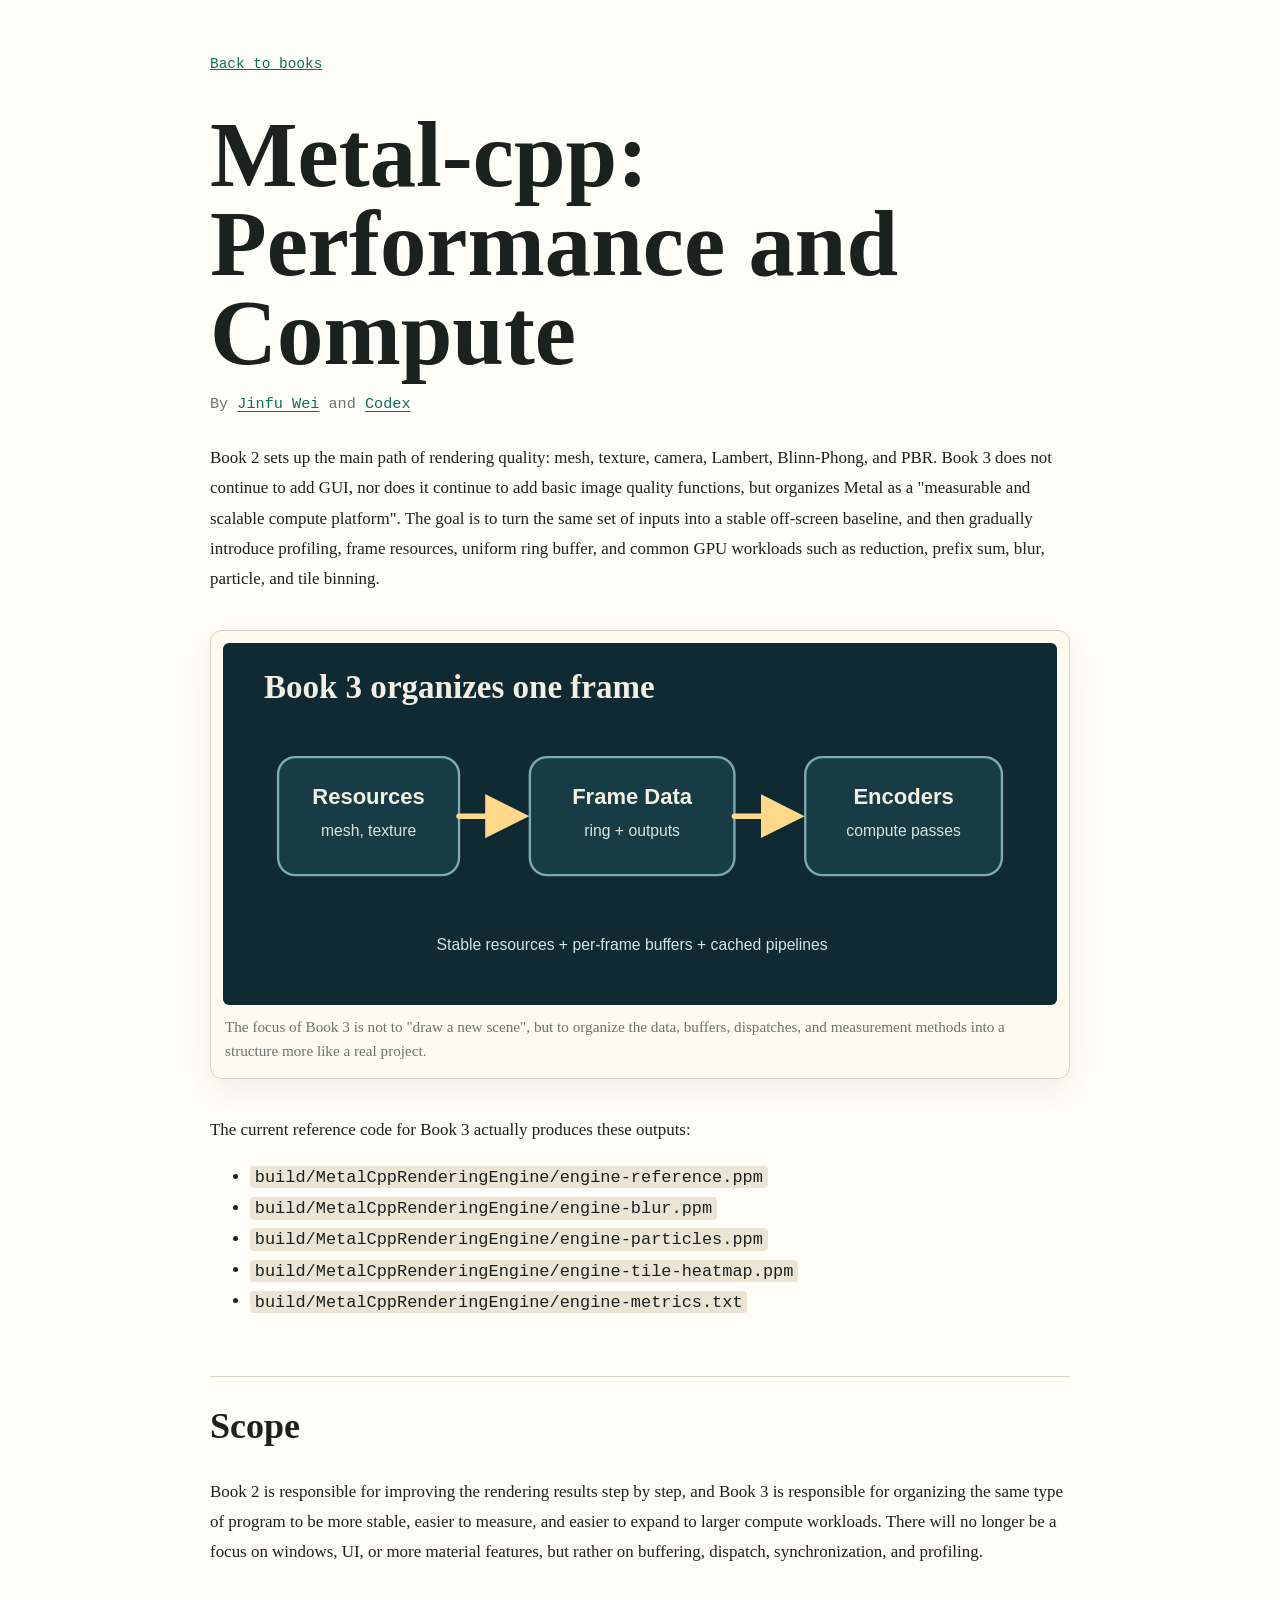
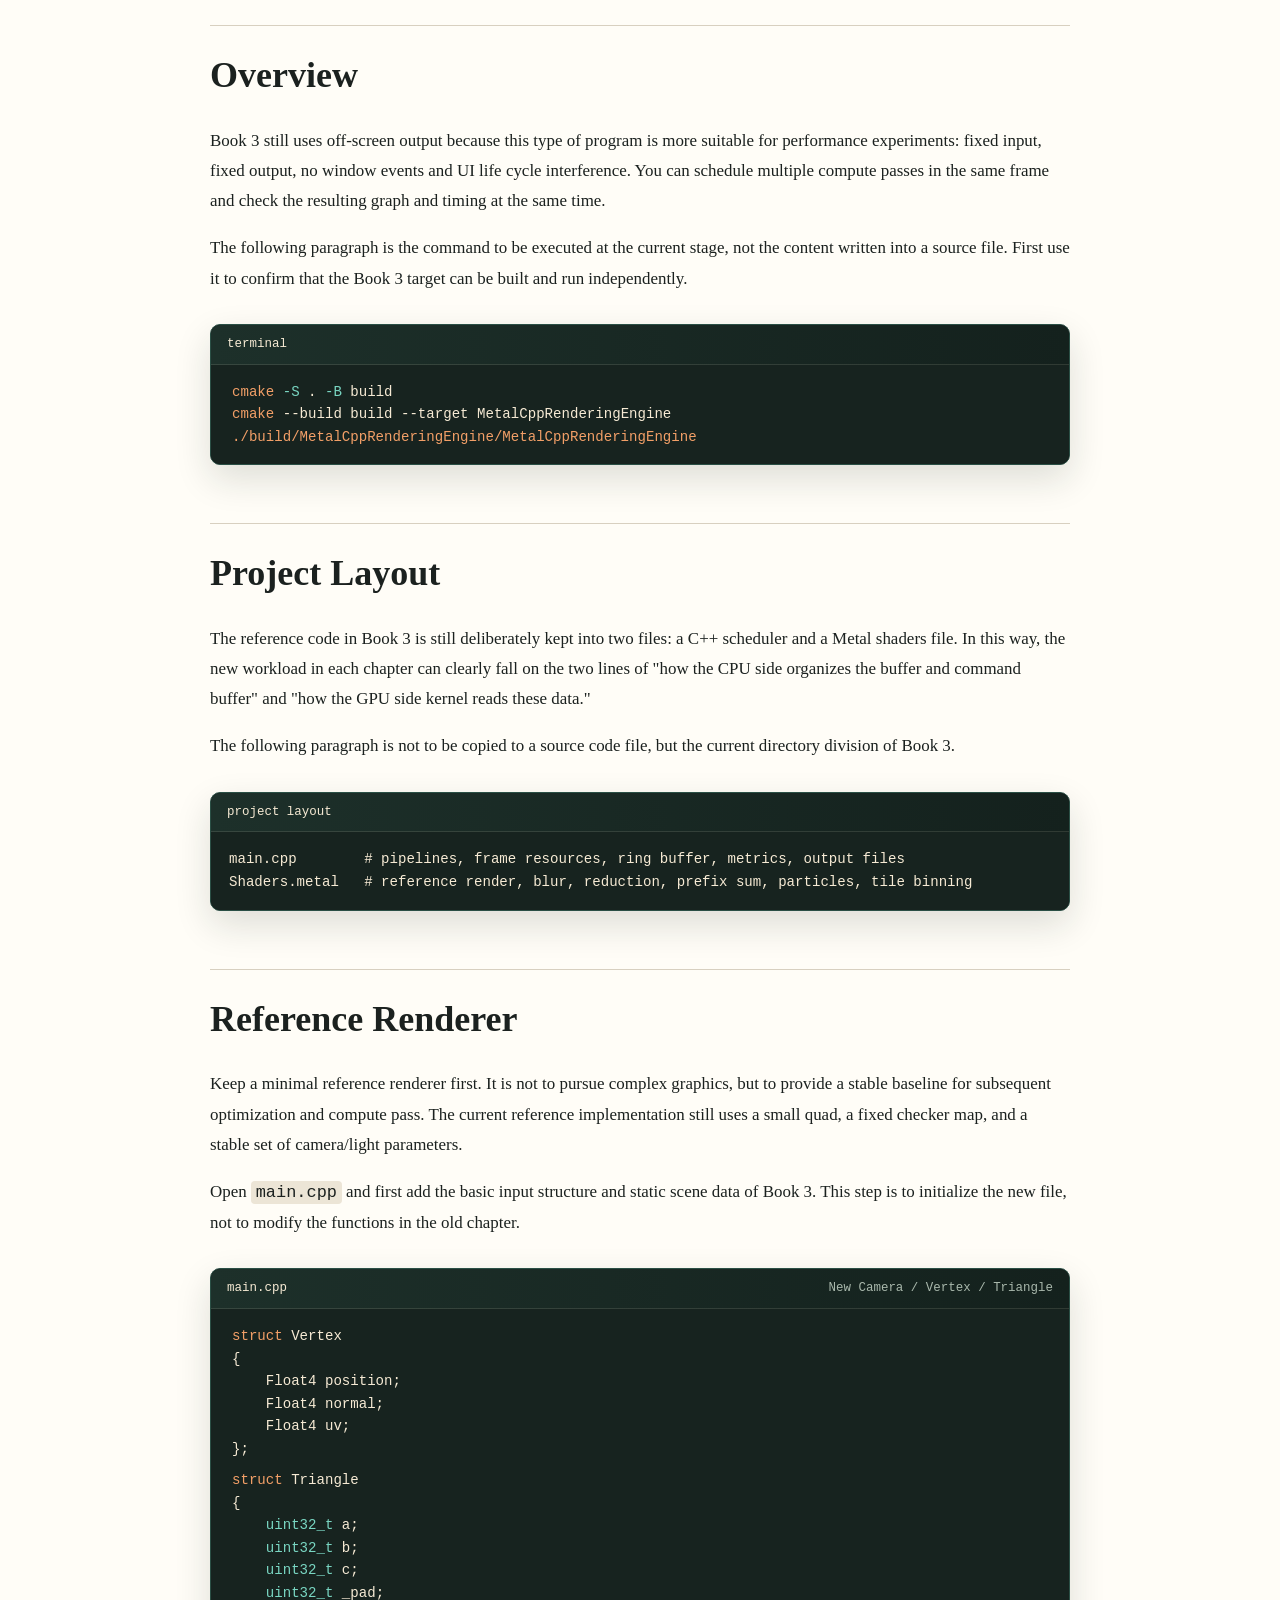
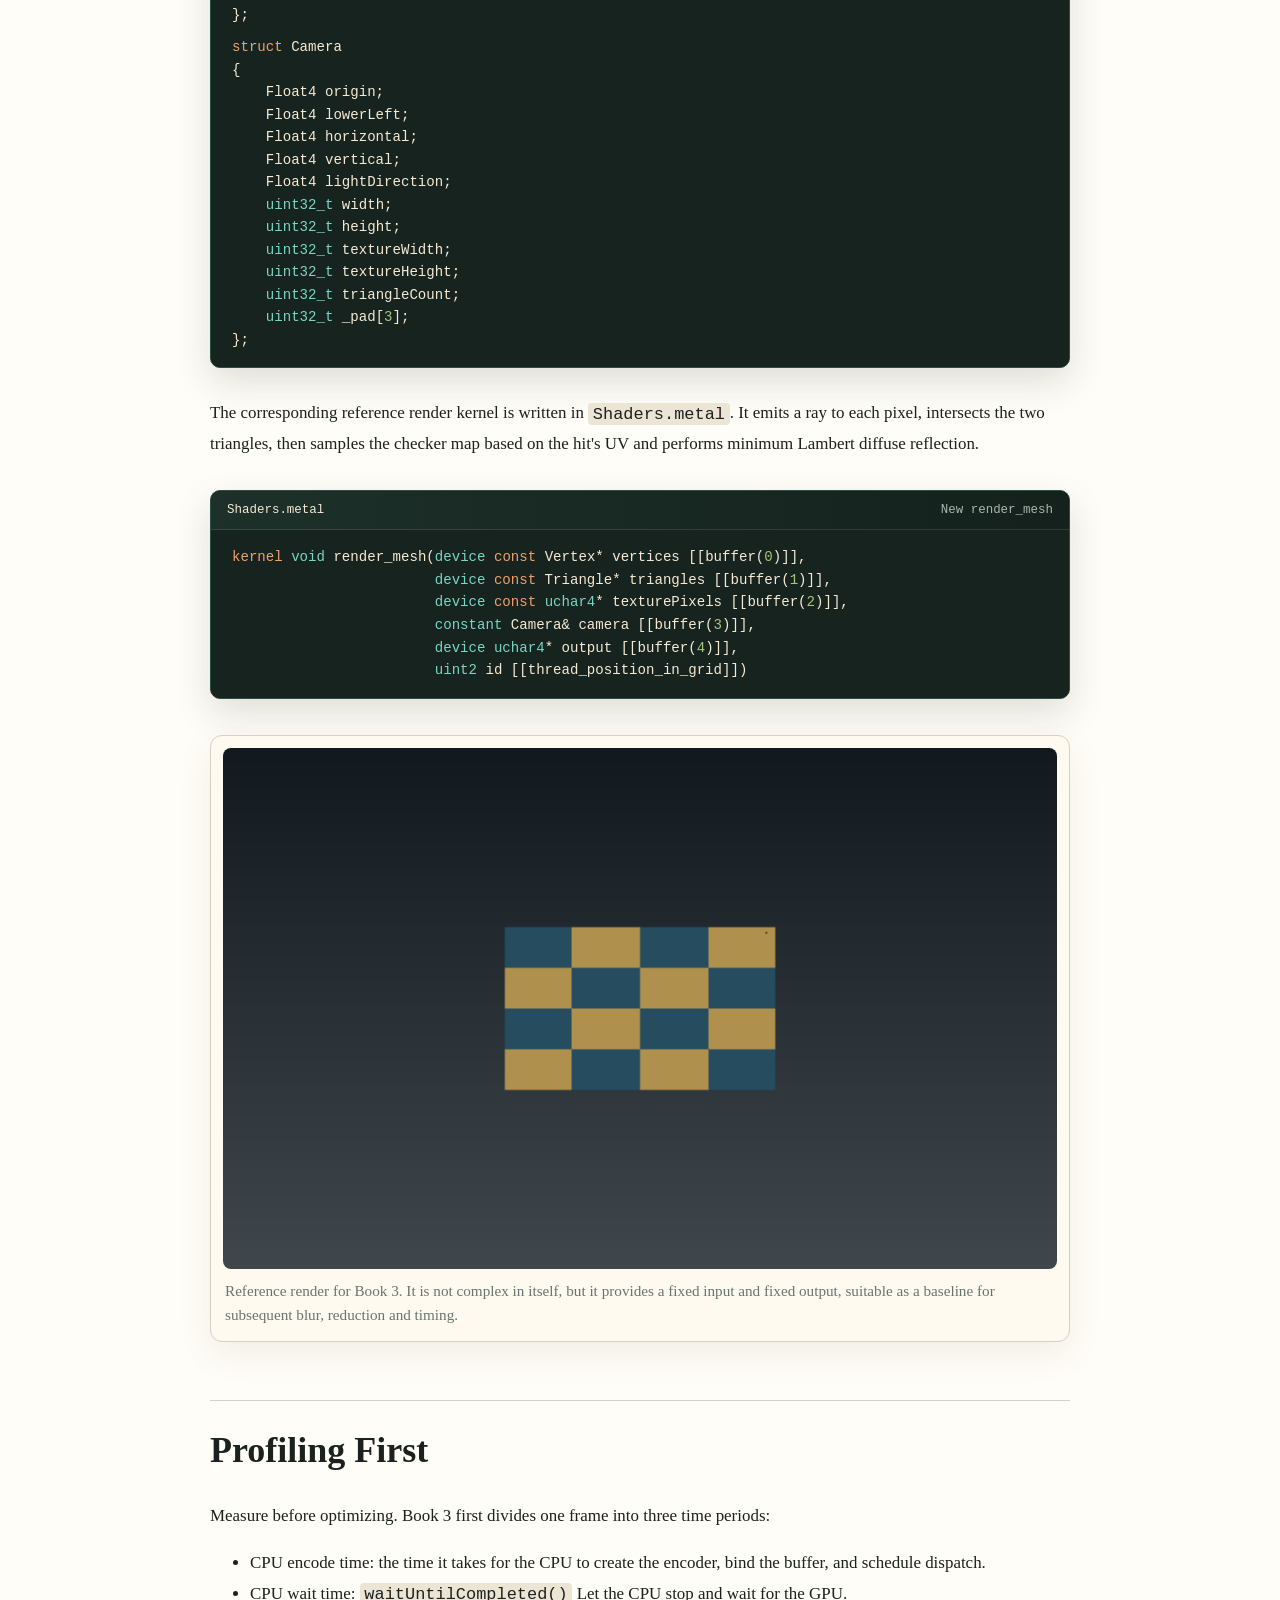
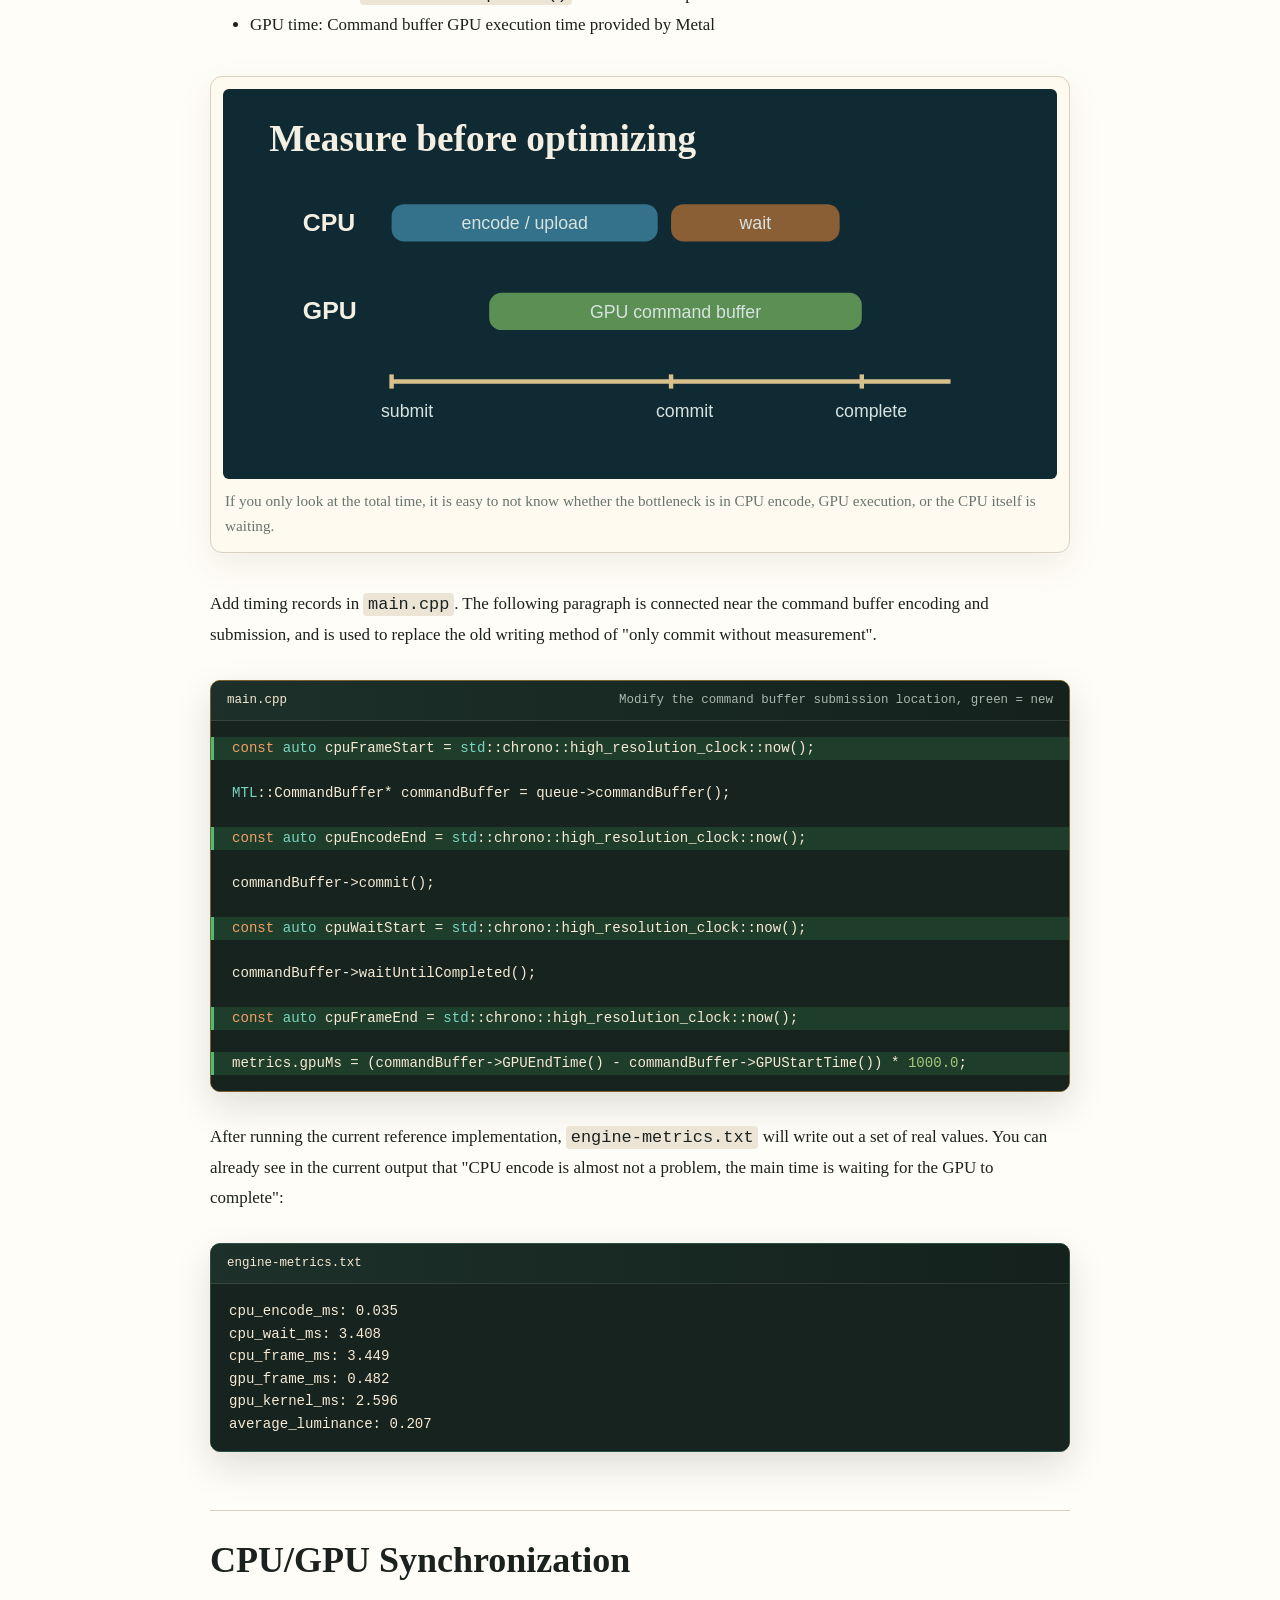
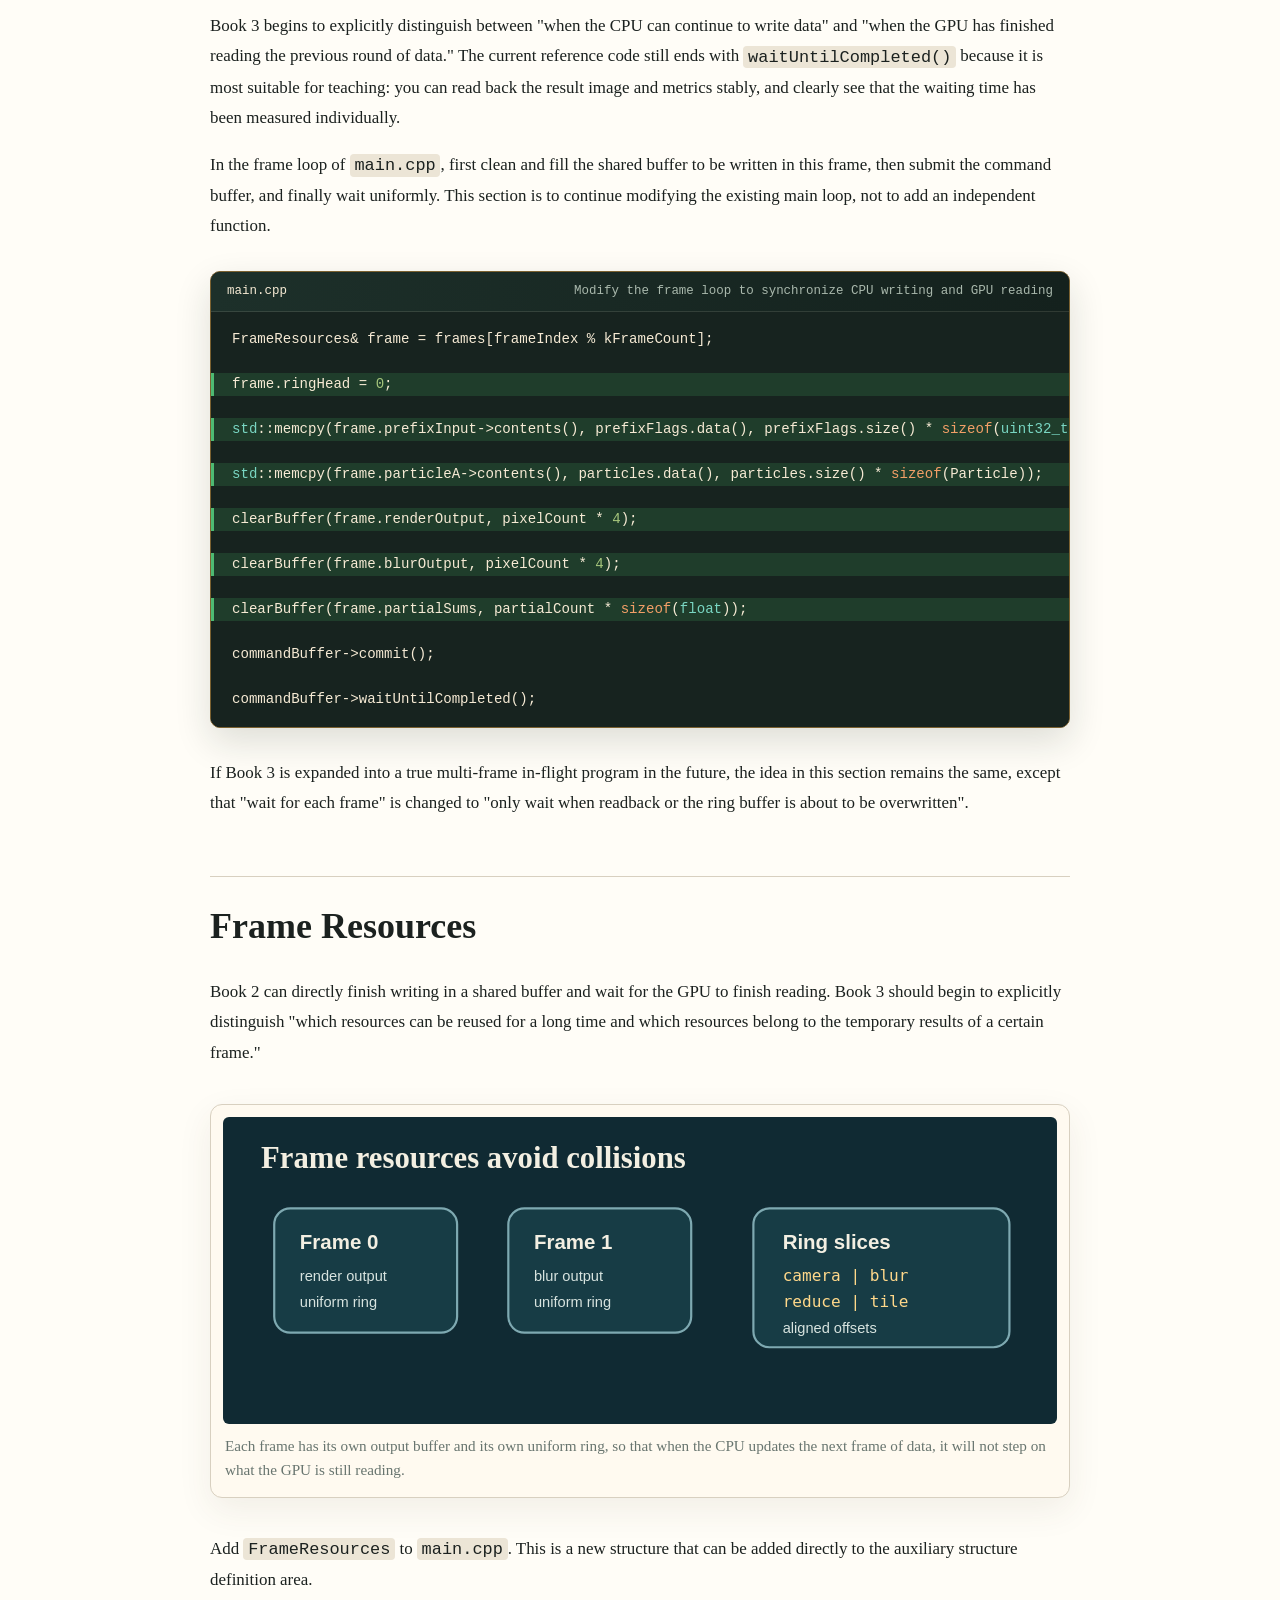
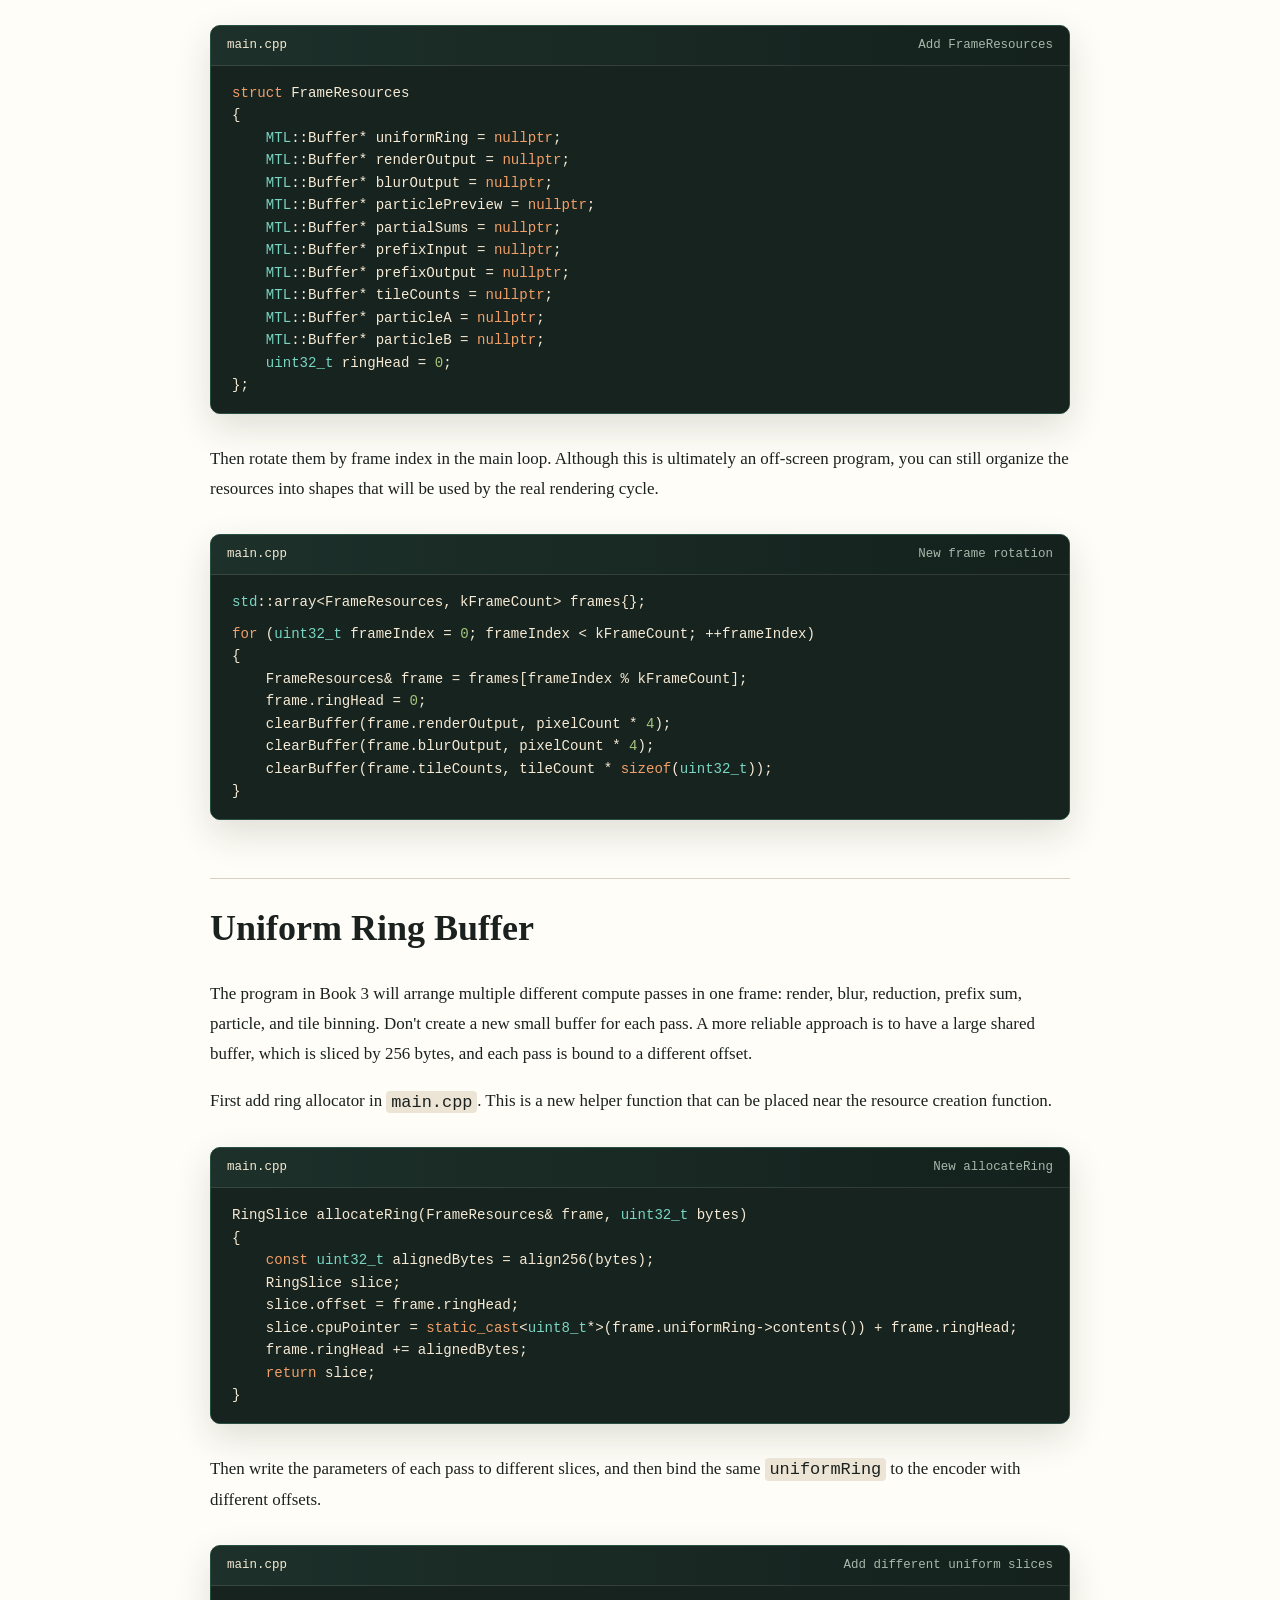
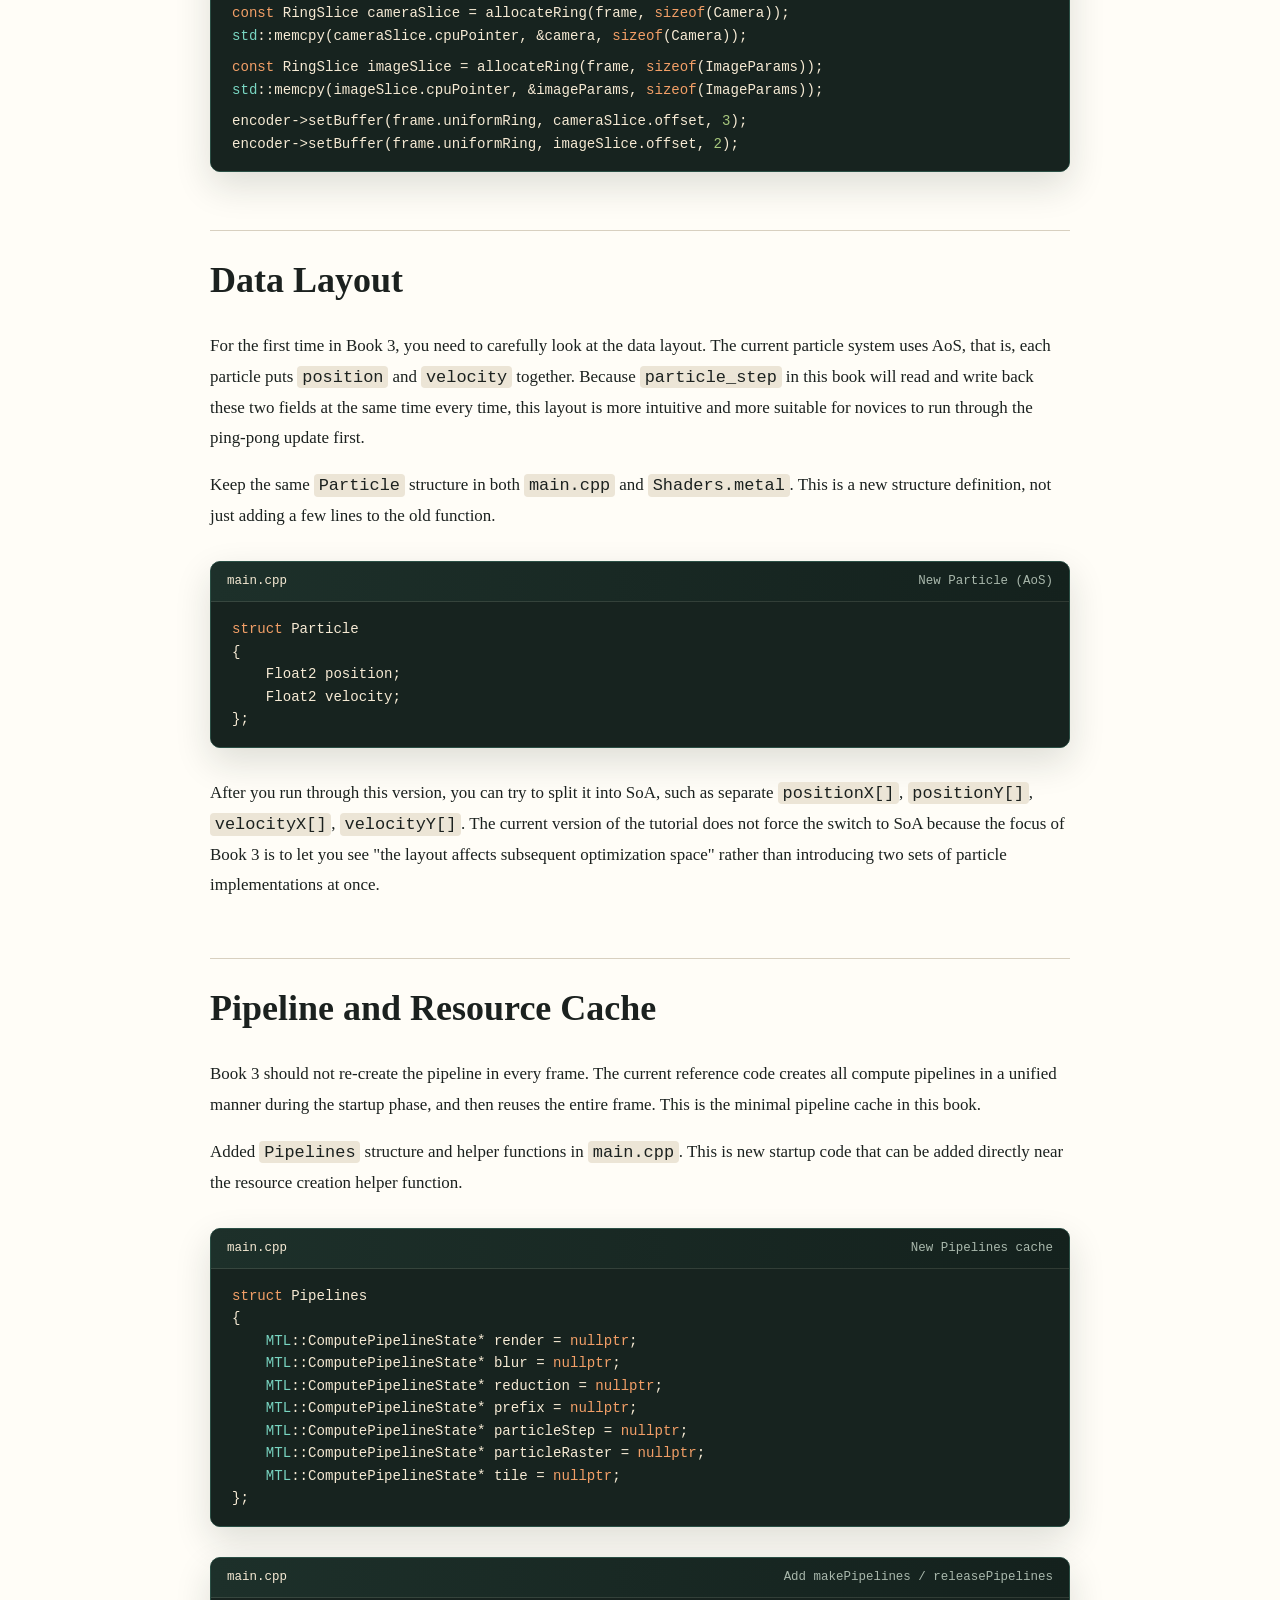
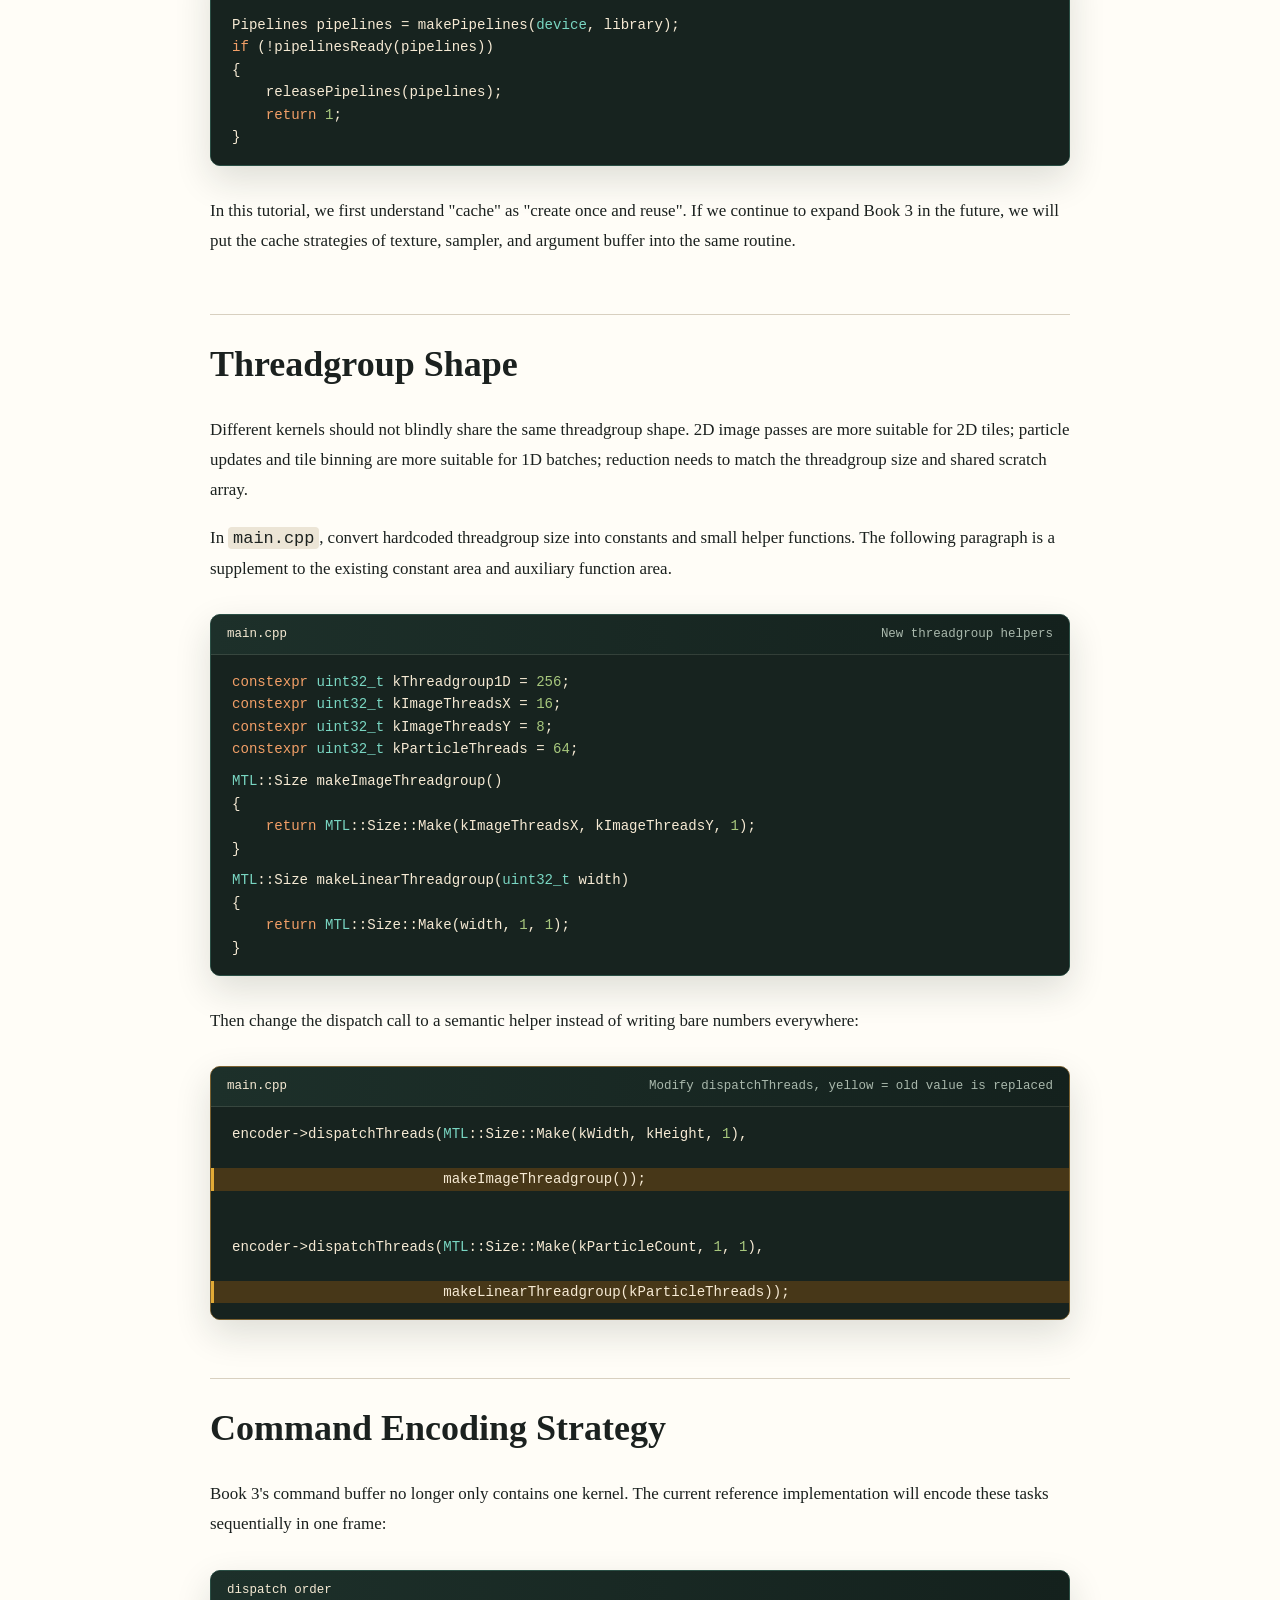
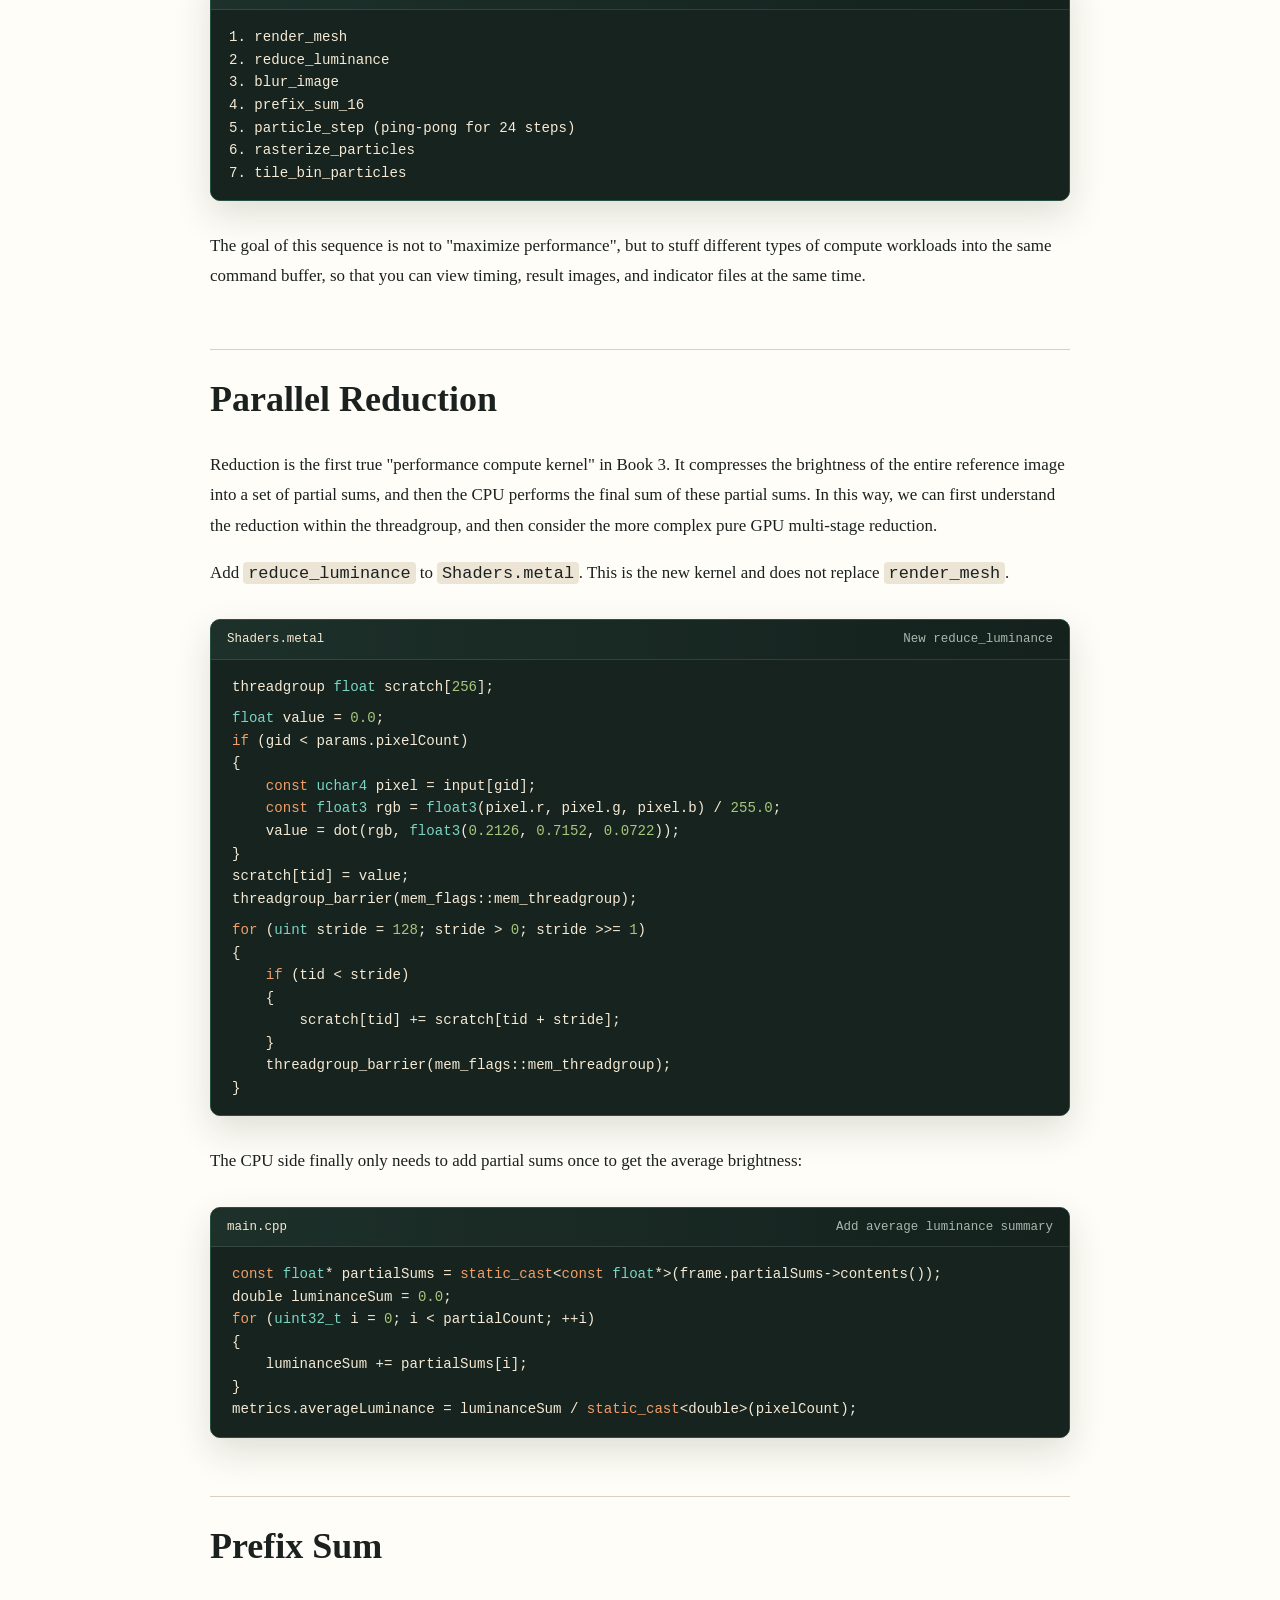
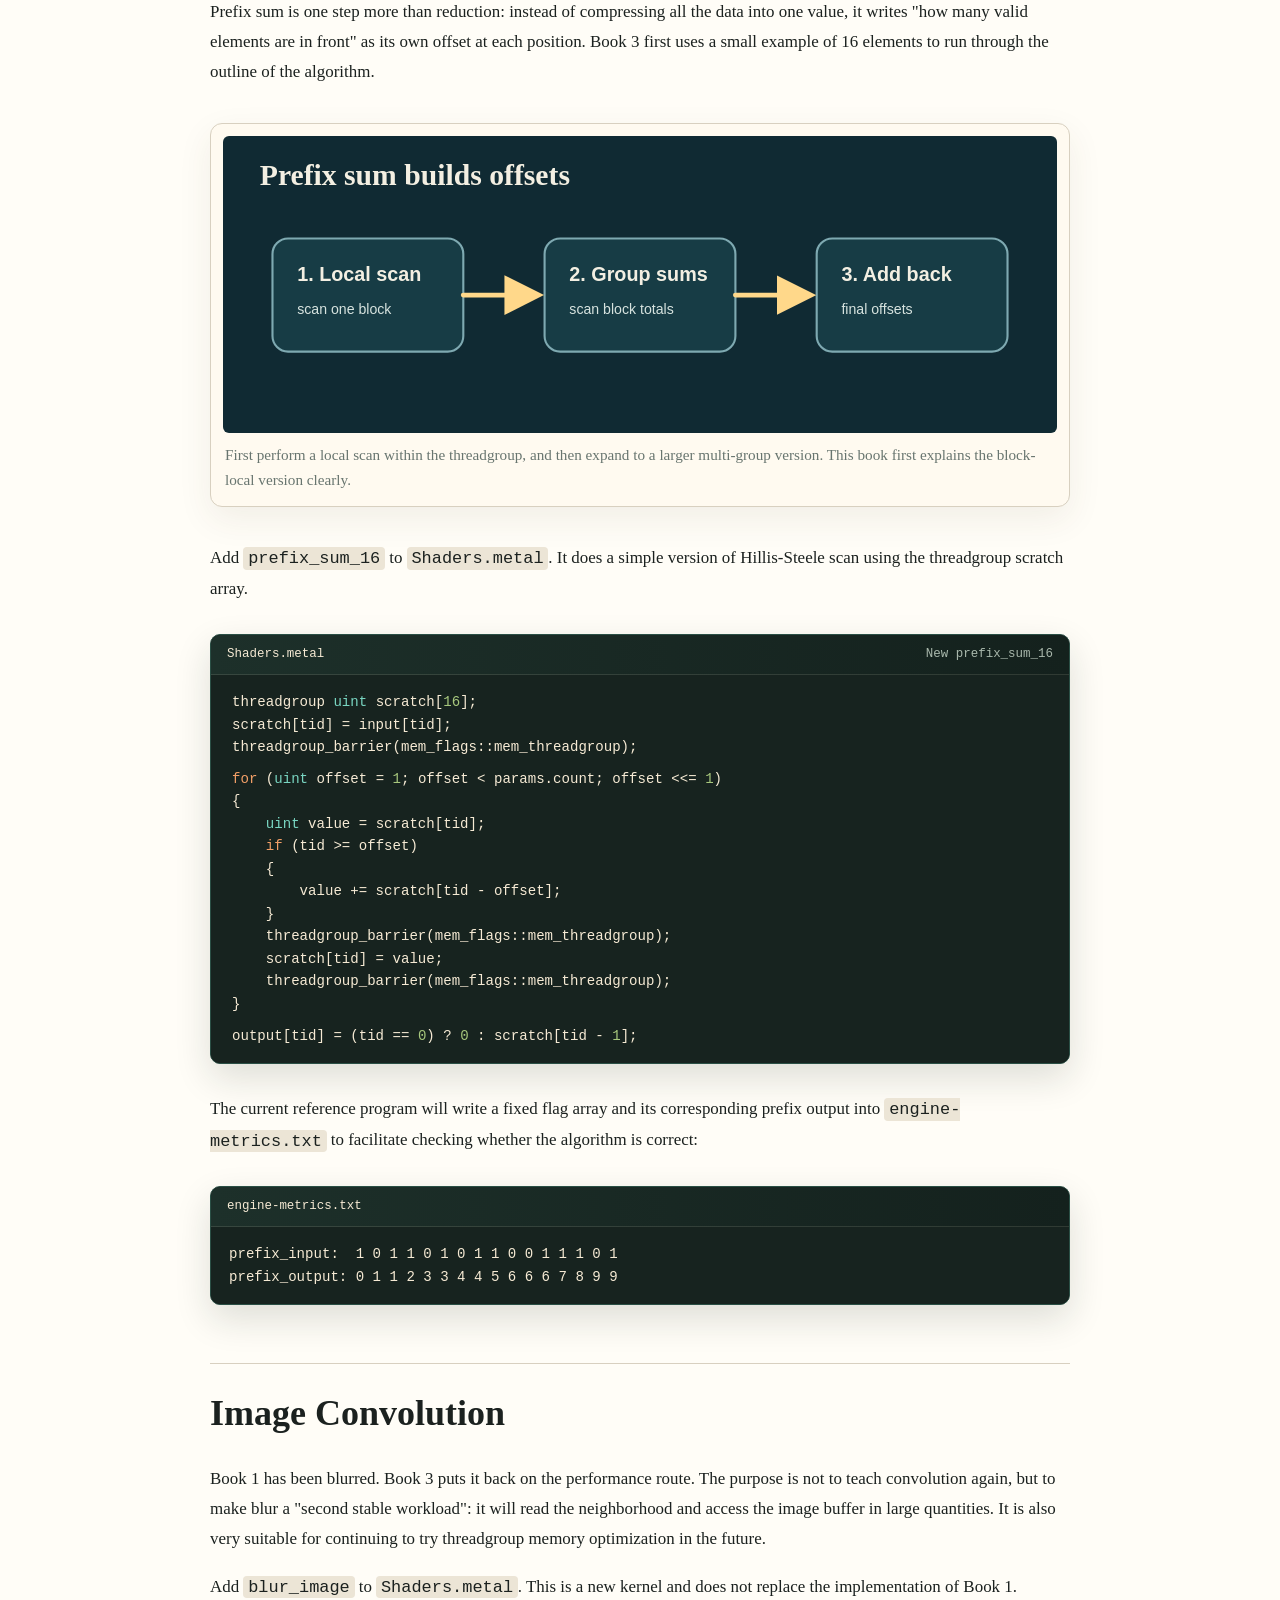
<file: books/MetalCppTheRestOfYourLife.html>
<!doctype html>

<html lang="en">
<head>
<meta charset="utf-8"/>
<meta content="width=device-width, initial-scale=1" name="viewport"/>
<title>Metal-cpp: Performance and Compute</title>
<link href="../style/book.css" rel="stylesheet"/>
<script defer="" src="../style/syntax-highlight.js"></script>
</head>
<body>
<main class="book">
<nav class="book-nav"><a href="../index.html">Back to books</a></nav>
<h1 id="metal-cpp-performance-and-compute">Metal-cpp: Performance and Compute</h1>
<p class="book-author">By <a href="https://weijinfu.github.io">Jinfu Wei</a> and <a href="https://chatgpt.com/codex">Codex</a></p>
<p>Book 2 sets up the main path of rendering quality: mesh, texture, camera, Lambert, Blinn-Phong, and PBR. Book 3 does not continue to add GUI, nor does it continue to add basic image quality functions, but organizes Metal as a "measurable and scalable compute platform". The goal is to turn the same set of inputs into a stable off-screen baseline, and then gradually introduce profiling, frame resources, uniform ring buffer, and common GPU workloads such as reduction, prefix sum, blur, particle, and tile binning.</p>
<figure><img alt="Engine modules and frame resources" src="../images/diagrams/engine-frame-graph.svg"/><figcaption>The focus of Book 3 is not to "draw a new scene", but to organize the data, buffers, dispatches, and measurement methods into a structure more like a real project.</figcaption></figure>
<p>The current reference code for Book 3 actually produces these outputs:</p>
<ul>
<li><code>build/MetalCppRenderingEngine/engine-reference.ppm</code></li>
<li><code>build/MetalCppRenderingEngine/engine-blur.ppm</code></li>
<li><code>build/MetalCppRenderingEngine/engine-particles.ppm</code></li>
<li><code>build/MetalCppRenderingEngine/engine-tile-heatmap.ppm</code></li>
<li><code>build/MetalCppRenderingEngine/engine-metrics.txt</code></li>
</ul>
<h2 id="scope">Scope</h2>
<p>Book 2 is responsible for improving the rendering results step by step, and Book 3 is responsible for organizing the same type of program to be more stable, easier to measure, and easier to expand to larger compute workloads. There will no longer be a focus on windows, UI, or more material features, but rather on buffering, dispatch, synchronization, and profiling.</p>
<h2 id="overview">Overview</h2>
<p>Book 3 still uses off-screen output because this type of program is more suitable for performance experiments: fixed input, fixed output, no window events and UI life cycle interference. You can schedule multiple compute passes in the same frame and check the resulting graph and timing at the same time.</p>
<p>The following paragraph is the command to be executed at the current stage, not the content written into a source file. First use it to confirm that the Book 3 target can be built and run independently.</p>
<figure class="code-block"><figcaption class="code-title"><span>terminal</span></figcaption><pre><code class="language-sh">cmake -S . -B build
cmake --build build --target MetalCppRenderingEngine
./build/MetalCppRenderingEngine/MetalCppRenderingEngine</code></pre></figure>
<h2 id="project-layout">Project Layout</h2>
<p>The reference code in Book 3 is still deliberately kept into two files: a C++ scheduler and a Metal shaders file. In this way, the new workload in each chapter can clearly fall on the two lines of "how the CPU side organizes the buffer and command buffer" and "how the GPU side kernel reads these data."</p>
<p>The following paragraph is not to be copied to a source code file, but the current directory division of Book 3.</p>
<figure class="code-block"><figcaption class="code-title"><span>project layout</span></figcaption><pre><code class="language-text">main.cpp        # pipelines, frame resources, ring buffer, metrics, output files
Shaders.metal   # reference render, blur, reduction, prefix sum, particles, tile binning</code></pre></figure>
<h2 id="reference-renderer">Reference Renderer</h2>
<p>Keep a minimal reference renderer first. It is not to pursue complex graphics, but to provide a stable baseline for subsequent optimization and compute pass. The current reference implementation still uses a small quad, a fixed checker map, and a stable set of camera/light parameters.</p>
<p>Open <code>main.cpp</code> and first add the basic input structure and static scene data of Book 3. This step is to initialize the new file, not to modify the functions in the old chapter.</p>
<figure class="code-block"><figcaption class="code-title"><span>main.cpp</span><span class="code-note">New Camera / Vertex / Triangle</span></figcaption><pre><code class="language-cpp">struct Vertex
{
    Float4 position;
    Float4 normal;
    Float4 uv;
};

struct Triangle
{
    uint32_t a;
    uint32_t b;
    uint32_t c;
    uint32_t _pad;
};

struct Camera
{
    Float4 origin;
    Float4 lowerLeft;
    Float4 horizontal;
    Float4 vertical;
    Float4 lightDirection;
    uint32_t width;
    uint32_t height;
    uint32_t textureWidth;
    uint32_t textureHeight;
    uint32_t triangleCount;
    uint32_t _pad[3];
};</code></pre></figure>
<p>The corresponding reference render kernel is written in <code>Shaders.metal</code>. It emits a ray to each pixel, intersects the two triangles, then samples the checker map based on the hit's UV and performs minimum Lambert diffuse reflection.</p>
<figure class="code-block"><figcaption class="code-title"><span>Shaders.metal</span><span class="code-note">New render_mesh</span></figcaption><pre><code class="language-cpp">kernel void render_mesh(device const Vertex* vertices [[buffer(0)]],
                        device const Triangle* triangles [[buffer(1)]],
                        device const uchar4* texturePixels [[buffer(2)]],
                        constant Camera&amp; camera [[buffer(3)]],
                        device uchar4* output [[buffer(4)]],
                        uint2 id [[thread_position_in_grid]])</code></pre></figure>
<figure><img alt="Book 3 reference render" src="../images/results/MetalCppRenderingEngine/05-engine-reference.png"/><figcaption>Reference render for Book 3. It is not complex in itself, but it provides a fixed input and fixed output, suitable as a baseline for subsequent blur, reduction and timing.</figcaption></figure>
<h2 id="profiling-first">Profiling First</h2>
<p>Measure before optimizing. Book 3 first divides one frame into three time periods:</p>
<ul>
<li>CPU encode time: the time it takes for the CPU to create the encoder, bind the buffer, and schedule dispatch.</li>
<li>CPU wait time: <code>waitUntilCompleted()</code> Let the CPU stop and wait for the GPU.</li>
<li>GPU time: Command buffer GPU execution time provided by Metal</li>
</ul>
<figure><img alt="CPU and GPU profiling timeline" src="../images/diagrams/profiling-timeline.svg"/><figcaption>If you only look at the total time, it is easy to not know whether the bottleneck is in CPU encode, GPU execution, or the CPU itself is waiting.</figcaption></figure>
<p>Add timing records in <code>main.cpp</code>. The following paragraph is connected near the command buffer encoding and submission, and is used to replace the old writing method of "only commit without measurement".</p>
<figure class="code-block is-modified"><figcaption class="code-title"><span>main.cpp</span><span class="code-note">Modify the command buffer submission location, green = new</span></figcaption><pre><code class="language-cpp"><span class="code-line line-add">const auto cpuFrameStart = std::chrono::high_resolution_clock::now();</span>
<span class="code-line">MTL::CommandBuffer* commandBuffer = queue-&gt;commandBuffer();</span>
<span class="code-line line-add">const auto cpuEncodeEnd = std::chrono::high_resolution_clock::now();</span>
<span class="code-line">commandBuffer-&gt;commit();</span>
<span class="code-line line-add">const auto cpuWaitStart = std::chrono::high_resolution_clock::now();</span>
<span class="code-line">commandBuffer-&gt;waitUntilCompleted();</span>
<span class="code-line line-add">const auto cpuFrameEnd = std::chrono::high_resolution_clock::now();</span>
<span class="code-line line-add">metrics.gpuMs = (commandBuffer-&gt;GPUEndTime() - commandBuffer-&gt;GPUStartTime()) * 1000.0;</span></code></pre></figure>
<p>After running the current reference implementation, <code>engine-metrics.txt</code> will write out a set of real values. You can already see in the current output that "CPU encode is almost not a problem, the main time is waiting for the GPU to complete":</p>
<figure class="code-block"><figcaption class="code-title"><span>engine-metrics.txt</span></figcaption><pre><code class="language-text">cpu_encode_ms: 0.035
cpu_wait_ms: 3.408
cpu_frame_ms: 3.449
gpu_frame_ms: 0.482
gpu_kernel_ms: 2.596
average_luminance: 0.207</code></pre></figure>
<h2 id="cpu-gpu-synchronization">CPU/GPU Synchronization</h2>
<p>Book 3 begins to explicitly distinguish between "when the CPU can continue to write data" and "when the GPU has finished reading the previous round of data." The current reference code still ends with <code>waitUntilCompleted()</code> because it is most suitable for teaching: you can read back the result image and metrics stably, and clearly see that the waiting time has been measured individually.</p>
<p>In the frame loop of <code>main.cpp</code>, first clean and fill the shared buffer to be written in this frame, then submit the command buffer, and finally wait uniformly. This section is to continue modifying the existing main loop, not to add an independent function.</p>
<figure class="code-block is-modified"><figcaption class="code-title"><span>main.cpp</span><span class="code-note">Modify the frame loop to synchronize CPU writing and GPU reading</span></figcaption><pre><code class="language-cpp"><span class="code-line">FrameResources&amp; frame = frames[frameIndex % kFrameCount];</span>
<span class="code-line line-add">frame.ringHead = 0;</span>
<span class="code-line line-add">std::memcpy(frame.prefixInput-&gt;contents(), prefixFlags.data(), prefixFlags.size() * sizeof(uint32_t));</span>
<span class="code-line line-add">std::memcpy(frame.particleA-&gt;contents(), particles.data(), particles.size() * sizeof(Particle));</span>
<span class="code-line line-add">clearBuffer(frame.renderOutput, pixelCount * 4);</span>
<span class="code-line line-add">clearBuffer(frame.blurOutput, pixelCount * 4);</span>
<span class="code-line line-add">clearBuffer(frame.partialSums, partialCount * sizeof(float));</span>
<span class="code-line">commandBuffer-&gt;commit();</span>
<span class="code-line">commandBuffer-&gt;waitUntilCompleted();</span></code></pre></figure>
<p>If Book 3 is expanded into a true multi-frame in-flight program in the future, the idea in this section remains the same, except that "wait for each frame" is changed to "only wait when readback or the ring buffer is about to be overwritten".</p>
<h2 id="frame-resources">Frame Resources</h2>
<p>Book 2 can directly finish writing in a shared buffer and wait for the GPU to finish reading. Book 3 should begin to explicitly distinguish "which resources can be reused for a long time and which resources belong to the temporary results of a certain frame."</p>
<figure><img alt="Frame resources and ring buffer layout" src="../images/diagrams/frame-resources-ring-buffer.svg"/><figcaption>Each frame has its own output buffer and its own uniform ring, so that when the CPU updates the next frame of data, it will not step on what the GPU is still reading.</figcaption></figure>
<p>Add <code>FrameResources</code> to <code>main.cpp</code>. This is a new structure that can be added directly to the auxiliary structure definition area.</p>
<figure class="code-block"><figcaption class="code-title"><span>main.cpp</span><span class="code-note">Add FrameResources</span></figcaption><pre><code class="language-cpp">struct FrameResources
{
    MTL::Buffer* uniformRing = nullptr;
    MTL::Buffer* renderOutput = nullptr;
    MTL::Buffer* blurOutput = nullptr;
    MTL::Buffer* particlePreview = nullptr;
    MTL::Buffer* partialSums = nullptr;
    MTL::Buffer* prefixInput = nullptr;
    MTL::Buffer* prefixOutput = nullptr;
    MTL::Buffer* tileCounts = nullptr;
    MTL::Buffer* particleA = nullptr;
    MTL::Buffer* particleB = nullptr;
    uint32_t ringHead = 0;
};</code></pre></figure>
<p>Then rotate them by frame index in the main loop. Although this is ultimately an off-screen program, you can still organize the resources into shapes that will be used by the real rendering cycle.</p>
<figure class="code-block"><figcaption class="code-title"><span>main.cpp</span><span class="code-note">New frame rotation</span></figcaption><pre><code class="language-cpp">std::array&lt;FrameResources, kFrameCount&gt; frames{};

for (uint32_t frameIndex = 0; frameIndex &lt; kFrameCount; ++frameIndex)
{
    FrameResources&amp; frame = frames[frameIndex % kFrameCount];
    frame.ringHead = 0;
    clearBuffer(frame.renderOutput, pixelCount * 4);
    clearBuffer(frame.blurOutput, pixelCount * 4);
    clearBuffer(frame.tileCounts, tileCount * sizeof(uint32_t));
}</code></pre></figure>
<h2 id="uniform-ring-buffer">Uniform Ring Buffer</h2>
<p>The program in Book 3 will arrange multiple different compute passes in one frame: render, blur, reduction, prefix sum, particle, and tile binning. Don't create a new small buffer for each pass. A more reliable approach is to have a large shared buffer, which is sliced ​​by 256 bytes, and each pass is bound to a different offset.</p>
<p>First add ring allocator in <code>main.cpp</code>. This is a new helper function that can be placed near the resource creation function.</p>
<figure class="code-block"><figcaption class="code-title"><span>main.cpp</span><span class="code-note">New allocateRing</span></figcaption><pre><code class="language-cpp">RingSlice allocateRing(FrameResources&amp; frame, uint32_t bytes)
{
    const uint32_t alignedBytes = align256(bytes);
    RingSlice slice;
    slice.offset = frame.ringHead;
    slice.cpuPointer = static_cast&lt;uint8_t*&gt;(frame.uniformRing-&gt;contents()) + frame.ringHead;
    frame.ringHead += alignedBytes;
    return slice;
}</code></pre></figure>
<p>Then write the parameters of each pass to different slices, and then bind the same <code>uniformRing</code> to the encoder with different offsets.</p>
<figure class="code-block"><figcaption class="code-title"><span>main.cpp</span><span class="code-note">Add different uniform slices</span></figcaption><pre><code class="language-cpp">const RingSlice cameraSlice = allocateRing(frame, sizeof(Camera));
std::memcpy(cameraSlice.cpuPointer, &amp;camera, sizeof(Camera));

const RingSlice imageSlice = allocateRing(frame, sizeof(ImageParams));
std::memcpy(imageSlice.cpuPointer, &amp;imageParams, sizeof(ImageParams));

encoder-&gt;setBuffer(frame.uniformRing, cameraSlice.offset, 3);
encoder-&gt;setBuffer(frame.uniformRing, imageSlice.offset, 2);</code></pre></figure>
<h2 id="data-layout">Data Layout</h2>
<p>For the first time in Book 3, you need to carefully look at the data layout. The current particle system uses AoS, that is, each particle puts <code>position</code> and <code>velocity</code> together. Because <code>particle_step</code> in this book will read and write back these two fields at the same time every time, this layout is more intuitive and more suitable for novices to run through the ping-pong update first.</p>
<p>Keep the same <code>Particle</code> structure in both <code>main.cpp</code> and <code>Shaders.metal</code>. This is a new structure definition, not just adding a few lines to the old function.</p>
<figure class="code-block"><figcaption class="code-title"><span>main.cpp</span><span class="code-note">New Particle (AoS)</span></figcaption><pre><code class="language-cpp">struct Particle
{
    Float2 position;
    Float2 velocity;
};</code></pre></figure>
<p>After you run through this version, you can try to split it into SoA, such as separate <code>positionX[]</code>, <code>positionY[]</code>, <code>velocityX[]</code>, <code>velocityY[]</code>. The current version of the tutorial does not force the switch to SoA because the focus of Book 3 is to let you see "the layout affects subsequent optimization space" rather than introducing two sets of particle implementations at once.</p>
<h2 id="pipeline-cache">Pipeline and Resource Cache</h2>
<p>Book 3 should not re-create the pipeline in every frame. The current reference code creates all compute pipelines in a unified manner during the startup phase, and then reuses the entire frame. This is the minimal pipeline cache in this book.</p>
<p>Added <code>Pipelines</code> structure and helper functions in <code>main.cpp</code>. This is new startup code that can be added directly near the resource creation helper function.</p>
<figure class="code-block"><figcaption class="code-title"><span>main.cpp</span><span class="code-note">New Pipelines cache</span></figcaption><pre><code class="language-cpp">struct Pipelines
{
    MTL::ComputePipelineState* render = nullptr;
    MTL::ComputePipelineState* blur = nullptr;
    MTL::ComputePipelineState* reduction = nullptr;
    MTL::ComputePipelineState* prefix = nullptr;
    MTL::ComputePipelineState* particleStep = nullptr;
    MTL::ComputePipelineState* particleRaster = nullptr;
    MTL::ComputePipelineState* tile = nullptr;
};</code></pre></figure>
<figure class="code-block"><figcaption class="code-title"><span>main.cpp</span><span class="code-note">Add makePipelines / releasePipelines</span></figcaption><pre><code class="language-cpp">Pipelines pipelines = makePipelines(device, library);
if (!pipelinesReady(pipelines))
{
    releasePipelines(pipelines);
    return 1;
}</code></pre></figure>
<p>In this tutorial, we first understand "cache" as "create once and reuse". If we continue to expand Book 3 in the future, we will put the cache strategies of texture, sampler, and argument buffer into the same routine.</p>
<h2 id="threadgroup-shape">Threadgroup Shape</h2>
<p>Different kernels should not blindly share the same threadgroup shape. 2D image passes are more suitable for 2D tiles; particle updates and tile binning are more suitable for 1D batches; reduction needs to match the threadgroup size and shared scratch array.</p>
<p>In <code>main.cpp</code>, convert hardcoded threadgroup size into constants and small helper functions. The following paragraph is a supplement to the existing constant area and auxiliary function area.</p>
<figure class="code-block"><figcaption class="code-title"><span>main.cpp</span><span class="code-note">New threadgroup helpers</span></figcaption><pre><code class="language-cpp">constexpr uint32_t kThreadgroup1D = 256;
constexpr uint32_t kImageThreadsX = 16;
constexpr uint32_t kImageThreadsY = 8;
constexpr uint32_t kParticleThreads = 64;

MTL::Size makeImageThreadgroup()
{
    return MTL::Size::Make(kImageThreadsX, kImageThreadsY, 1);
}

MTL::Size makeLinearThreadgroup(uint32_t width)
{
    return MTL::Size::Make(width, 1, 1);
}</code></pre></figure>
<p>Then change the dispatch call to a semantic helper instead of writing bare numbers everywhere:</p>
<figure class="code-block is-modified"><figcaption class="code-title"><span>main.cpp</span><span class="code-note">Modify dispatchThreads, yellow = old value is replaced</span></figcaption><pre><code class="language-cpp"><span class="code-line">encoder-&gt;dispatchThreads(MTL::Size::Make(kWidth, kHeight, 1),</span>
<span class="code-line line-mark">                         makeImageThreadgroup());</span>

<span class="code-line">encoder-&gt;dispatchThreads(MTL::Size::Make(kParticleCount, 1, 1),</span>
<span class="code-line line-mark">                         makeLinearThreadgroup(kParticleThreads));</span></code></pre></figure>
<h2 id="command-encoding">Command Encoding Strategy</h2>
<p>Book 3's command buffer no longer only contains one kernel. The current reference implementation will encode these tasks sequentially in one frame:</p>
<figure class="code-block"><figcaption class="code-title"><span>dispatch order</span></figcaption><pre><code class="language-text">1. render_mesh
2. reduce_luminance
3. blur_image
4. prefix_sum_16
5. particle_step (ping-pong for 24 steps)
6. rasterize_particles
7. tile_bin_particles</code></pre></figure>
<p>The goal of this sequence is not to "maximize performance", but to stuff different types of compute workloads into the same command buffer, so that you can view timing, result images, and indicator files at the same time.</p>
<h2 id="parallel-reduction">Parallel Reduction</h2>
<p>Reduction is the first true "performance compute kernel" in Book 3. It compresses the brightness of the entire reference image into a set of partial sums, and then the CPU performs the final sum of these partial sums. In this way, we can first understand the reduction within the threadgroup, and then consider the more complex pure GPU multi-stage reduction.</p>
<p>Add <code>reduce_luminance</code> to <code>Shaders.metal</code>. This is the new kernel and does not replace <code>render_mesh</code>.</p>
<figure class="code-block"><figcaption class="code-title"><span>Shaders.metal</span><span class="code-note">New reduce_luminance</span></figcaption><pre><code class="language-cpp">threadgroup float scratch[256];

float value = 0.0;
if (gid &lt; params.pixelCount)
{
    const uchar4 pixel = input[gid];
    const float3 rgb = float3(pixel.r, pixel.g, pixel.b) / 255.0;
    value = dot(rgb, float3(0.2126, 0.7152, 0.0722));
}
scratch[tid] = value;
threadgroup_barrier(mem_flags::mem_threadgroup);

for (uint stride = 128; stride &gt; 0; stride &gt;&gt;= 1)
{
    if (tid &lt; stride)
    {
        scratch[tid] += scratch[tid + stride];
    }
    threadgroup_barrier(mem_flags::mem_threadgroup);
}</code></pre></figure>
<p>The CPU side finally only needs to add partial sums once to get the average brightness:</p>
<figure class="code-block"><figcaption class="code-title"><span>main.cpp</span><span class="code-note">Add average luminance summary</span></figcaption><pre><code class="language-cpp">const float* partialSums = static_cast&lt;const float*&gt;(frame.partialSums-&gt;contents());
double luminanceSum = 0.0;
for (uint32_t i = 0; i &lt; partialCount; ++i)
{
    luminanceSum += partialSums[i];
}
metrics.averageLuminance = luminanceSum / static_cast&lt;double&gt;(pixelCount);</code></pre></figure>
<h2 id="prefix-sum">Prefix Sum</h2>
<p>Prefix sum is one step more than reduction: instead of compressing all the data into one value, it writes "how many valid elements are in front" as its own offset at each position. Book 3 first uses a small example of 16 elements to run through the outline of the algorithm.</p>
<figure><img alt="Prefix sum stages" src="../images/diagrams/prefix-sum-stages.svg"/><figcaption>First perform a local scan within the threadgroup, and then expand to a larger multi-group version. This book first explains the block-local version clearly.</figcaption></figure>
<p>Add <code>prefix_sum_16</code> to <code>Shaders.metal</code>. It does a simple version of Hillis-Steele scan using the threadgroup scratch array.</p>
<figure class="code-block"><figcaption class="code-title"><span>Shaders.metal</span><span class="code-note">New prefix_sum_16</span></figcaption><pre><code class="language-cpp">threadgroup uint scratch[16];
scratch[tid] = input[tid];
threadgroup_barrier(mem_flags::mem_threadgroup);

for (uint offset = 1; offset &lt; params.count; offset &lt;&lt;= 1)
{
    uint value = scratch[tid];
    if (tid &gt;= offset)
    {
        value += scratch[tid - offset];
    }
    threadgroup_barrier(mem_flags::mem_threadgroup);
    scratch[tid] = value;
    threadgroup_barrier(mem_flags::mem_threadgroup);
}

output[tid] = (tid == 0) ? 0 : scratch[tid - 1];</code></pre></figure>
<p>The current reference program will write a fixed flag array and its corresponding prefix output into <code>engine-metrics.txt</code> to facilitate checking whether the algorithm is correct:</p>
<figure class="code-block"><figcaption class="code-title"><span>engine-metrics.txt</span></figcaption><pre><code class="language-text">prefix_input:  1 0 1 1 0 1 0 1 1 0 0 1 1 1 0 1
prefix_output: 0 1 1 2 3 3 4 4 5 6 6 6 7 8 9 9</code></pre></figure>
<h2 id="image-convolution">Image Convolution</h2>
<p>Book 1 has been blurred. Book 3 puts it back on the performance route. The purpose is not to teach convolution again, but to make blur a "second stable workload": it will read the neighborhood and access the image buffer in large quantities. It is also very suitable for continuing to try threadgroup memory optimization in the future.</p>
<p>Add <code>blur_image</code> to <code>Shaders.metal</code>. This is a new kernel and does not replace the implementation of Book 1.</p>
<figure class="code-block"><figcaption class="code-title"><span>Shaders.metal</span><span class="code-note">New blur_image</span></figcaption><pre><code class="language-cpp">const int weights[3][3] = {
    {1, 2, 1},
    {2, 4, 2},
    {1, 2, 1},
};

for (int offsetY = -1; offsetY &lt;= 1; ++offsetY)
{
    for (int offsetX = -1; offsetX &lt;= 1; ++offsetX)
    {
        const uint sampleX = uint(clamp(int(id.x) + offsetX, 0, int(params.width) - 1));
        const uint sampleY = uint(clamp(int(id.y) + offsetY, 0, int(params.height) - 1));
        const uchar4 sample = source[sampleY * params.width + sampleX];
        accum += float3(sample.r, sample.g, sample.b) * weight;
    }
}</code></pre></figure>
<figure><img alt="Blurred reference render" src="../images/results/MetalCppRenderingEngine/06-engine-blur.png"/><figcaption>The result of the same reference image after 3x3 Gaussian blur. It serves as the second stable output image of Book 3 and is used to verify the convolutional kernel.</figcaption></figure>
<h2 id="particle-simulation">Particle Simulation</h2>
<p>The particle system is an example of "compute update -&gt; compute visualization" in Book 3. The current reference implementation does not introduce the render pipeline, but continues to adhere to pure compute: first update the particle position, and then use another kernel to directly draw the particles into the off-screen image buffer.</p>
<p>First add <code>particle_step</code> to <code>Shaders.metal</code>. It reads the current particle array and writes to the next particle array, achieving minimal ping-pong updates.</p>
<figure class="code-block"><figcaption class="code-title"><span>Shaders.metal</span><span class="code-note">New particle_step</span></figcaption><pre><code class="language-cpp">kernel void particle_step(device const Particle* currentParticles [[buffer(0)]],
                          device Particle* nextParticles [[buffer(1)]],
                          constant ParticleParams&amp; params [[buffer(2)]],
                          uint id [[thread_position_in_grid]])
{
    Particle particle = currentParticles[id];
    particle.position += particle.velocity * params.dt;
    if (particle.position.x &lt; 0.05 || particle.position.x &gt; 0.95)
    {
        particle.velocity.x *= -1.0;
    }
    if (particle.position.y &lt; 0.08 || particle.position.y &gt; 0.92)
    {
        particle.velocity.y *= -1.0;
    }
    nextParticles[id] = particle;
}</code></pre></figure>
<p>Then add <code>rasterize_particles</code> to convert the particle array into a visible image. The current implementation allows each pixel to traverse all particles and superimpose glow. The key point is that the result is stable and facilitates subsequent observation of the effect of tile binning.</p>
<figure><img alt="Particle preview generated by compute" src="../images/results/MetalCppRenderingEngine/07-engine-particles.png"/><figcaption>Book 3 particle preview. It shows how another compute pass directly consumes the same batch of particle data after the compute is updated.</figcaption></figure>
<h2 id="tile-culling">Tile-Based Culling</h2>
<p>The core idea of ​​Tile culling is to "allocate objects into small blocks first, and then let subsequent stages only look at their own small block." Book 3 does not do complete tile lighting, but uses particle examples to create a runnable tile binning: each particle adds one atomically to the counter of that tile based on which tile it falls on.</p>
<figure><img alt="Tile binning overview" src="../images/diagrams/tile-culling-grid.svg"/><figcaption>Tile binning first compresses "who may affect this area", so that subsequent passes can avoid seeing a lot of irrelevant data.</figcaption></figure>
<p>Add <code>tile_bin_particles</code> to <code>Shaders.metal</code>:</p>
<figure class="code-block"><figcaption class="code-title"><span>Shaders.metal</span><span class="code-note">New tile_bin_particles</span></figcaption><pre><code class="language-cpp">const uint pixelX = min(uint(position.x * params.width), params.width - 1);
const uint pixelY = min(uint(position.y * params.height), params.height - 1);
const uint tileX = min(pixelX / params.tileSize, params.tilesX - 1);
const uint tileY = min(pixelY / params.tileSize, params.tilesY - 1);
const uint tileIndex = tileY * params.tilesX + tileX;
atomic_fetch_add_explicit(&amp;tileCounts[tileIndex], 1u, memory_order_relaxed);</code></pre></figure>
<p>The CPU side then converts this tileCounts buffer into a heat map to quickly see whether the distribution is correct:</p>
<figure><img alt="Tile occupancy heatmap" src="../images/results/MetalCppRenderingEngine/08-engine-tile-heatmap.png"/><figcaption>Heat map results of tile binning. The hotter the color, the more particles are allocated to this tile. Book 3 uses this to validate the tile list construction logic.</figcaption></figure>
<h2 id="verification">Verification</h2>
<p>The verification of Book 3 is no longer just "whether there is a picture." The current reference implementation should also give after each run:</p>
<ul>
<li><code>engine-reference.ppm</code>: whether reference render is stable</li>
<li><code>engine-blur.ppm</code>: Is the blur kernel normal?</li>
<li><code>engine-particles.ppm</code>: Is particle ping-pong normal?</li>
<li><code>engine-tile-heatmap.ppm</code>: Is tile binning normal?</li>
<li><code>engine-metrics.txt</code>：profiling、average luminance、prefix output、tile counts</li>
</ul>
<p>If you continue to optimize threadgroup size, buffer layout, or kernel number, fix this batch of outputs first, and then gradually compare timing changes.</p>
<h2 id="gpu-capture-debug">GPU Capture and Debug</h2>
<p>Book 3's result images and metrics can only tell you "whether the results have changed" and "approximately how long one frame took." If you want to see every encoder, every dispatch, and every buffer binding, you need Xcode GPU Capture.</p>
<p>The current reference program is a command line target that can be launched directly from Xcode or Instruments. When debugging, focus on three things:</p>
<ul>
<li>Whether <code>render_mesh</code>, <code>blur_image</code>, <code>reduce_luminance</code>, <code>prefix_sum_16</code>, <code>particle_step</code>, <code>rasterize_particles</code>, <code>tile_bin_particles</code> appear in the same command buffer in the order in the book.</li>
<li>Whether the buffer index bound to each pass is consistent with <code>[[buffer(n)]]</code> in <code>Shaders.metal</code>.</li>
<li>Does the threadgroup size comply with the settings in this chapter: image pass uses a two-dimensional threadgroup, particle and tile pass use a one-dimensional threadgroup, and reduction uses 256 threads.</li>
</ul>
<p>If a certain result picture is black, first check the resource binding in GPU Capture; if the metrics are obviously slower, first check which dispatch in the command buffer takes longer. This debugging sequence is consistent with the teaching sequence in this book.</p>
<h2 id="cmake-changes">CMake Changes</h2>
<p>The target of Book 3 still remains pure C++, and no new GUI dependencies are added. The minimum target of Book 3 in the current `CMakeLists.txt` is defined as follows:</p>
<figure class="code-block"><figcaption class="code-title"><span>CMakeLists.txt</span></figcaption><pre><code class="language-cmake">add_executable(MetalCppRenderingEngine
    src/MetalCppRenderingEngine/main.cpp)</code></pre></figure>
<p>Since shaders are still compiled separately, Book 3's `.metal -&gt;.air -&gt;.metallib` rules remain the same as those of the previous two books:</p>
<figure class="code-block"><figcaption class="code-title"><span>CMakeLists.txt</span></figcaption><pre><code class="language-cmake">set(BOOK3_DIR "${CMAKE_BINARY_DIR}/MetalCppRenderingEngine")
set(BOOK3_METALLIB "${BOOK3_DIR}/default.metallib")
add_custom_command(
    OUTPUT "${BOOK3_METALLIB}"
    COMMAND xcrun -sdk macosx metal
            "-fmodules-cache-path=${BOOK3_DIR}/ModuleCache"
            -c "${CMAKE_CURRENT_SOURCE_DIR}/src/MetalCppRenderingEngine/Shaders.metal"
            -o "${BOOK3_DIR}/Shaders.air"
    COMMAND xcrun -sdk macosx metallib
            "${BOOK3_DIR}/Shaders.air"
            -o "${BOOK3_METALLIB}"
    DEPENDS src/MetalCppRenderingEngine/Shaders.metal)</code></pre></figure>
<h2 id="reference-code">Reference Code</h2>
<p>The final reference code directory is <code>src/MetalCppRenderingEngine/</code>. If you want to check the final version of Book 3, you can check the following file list:</p>
<p>The following is also a directory listing, not a code block to be pasted into the source code.</p>
<figure class="code-block"><figcaption class="code-title"><span>project layout</span></figcaption><pre><code class="language-text">src/MetalCppRenderingEngine/
  main.cpp
  Shaders.metal
build/MetalCppRenderingEngine/
  engine-reference.ppm
  engine-blur.ppm
  engine-particles.ppm
  engine-tile-heatmap.ppm
  engine-metrics.txt</code></pre></figure>
<ul>
<li><code>main.cpp</code>: Corresponds to `Reference Renderer`, `Profiling First`, `CPU/GPU Synchronization`, `Frame Resources`, `Uniform Ring Buffer`, `Data Layout`, `Pipeline and Resource Cache`, `Threadgroup Shape`, `Verification`, responsible for pipeline, dispatch, metrics and output files.</li>
<li><code>Shaders.metal</code>: Corresponds to `Reference Renderer`, `Parallel Reduction`, `Prefix Sum`, `Image Convolution`, `Particle Simulation`, `Tile-Based Culling`, including all Book 3 compute kernels.</li>
</ul>
<p>The last paragraph is still a run command to verify that you have completed the current version of the entire book.</p>
<figure class="code-block"><figcaption class="code-title"><span>terminal</span></figcaption><pre><code class="language-sh">cmake -S . -B build
cmake --build build --target MetalCppRenderingEngine
./build/MetalCppRenderingEngine/MetalCppRenderingEngine</code></pre></figure>
</main>
</body>
</html>
</file>
<file: style/site.css>
:root {
  color-scheme: light;
  --ink: #14201d;
  --muted: #60716b;
  --paper: #f7f3e8;
  --panel: #fffdf5;
  --line: #d9d0bd;
  --accent: #0b6f5f;
  --accent-2: #b6462f;
}

* {
  box-sizing: border-box;
}

body {
  margin: 0;
  background: linear-gradient(135deg, #f7f3e8 0%, #e9f1eb 55%, #f5e8d7 100%);
  color: var(--ink);
  font-family: Georgia, "Times New Roman", serif;
}

.site-shell {
  width: min(1120px, calc(100% - 40px));
  margin: 0 auto;
  padding: 72px 0;
}

.hero {
  max-width: 780px;
}

.language-link {
  display: inline-flex;
  align-items: center;
  min-height: 40px;
  margin-bottom: 26px;
  padding: 0 16px;
  border: 1px solid var(--accent);
  border-radius: 8px;
  color: var(--accent);
  font-family: ui-monospace, SFMono-Regular, Menlo, monospace;
  font-size: 0.9rem;
  text-decoration: none;
}

.language-link:hover {
  background: rgba(11, 111, 95, 0.1);
}

.eyebrow,
.book-kicker {
  color: var(--accent-2);
  font-family: ui-monospace, SFMono-Regular, Menlo, monospace;
  font-size: 0.8rem;
  letter-spacing: 0.08em;
  text-transform: uppercase;
}

h1 {
  margin: 12px 0 18px;
  font-size: clamp(3rem, 8vw, 6.5rem);
  line-height: 0.95;
  letter-spacing: 0;
}

.lede {
  max-width: 660px;
  color: var(--muted);
  font-size: 1.25rem;
  line-height: 1.65;
}

.site-author {
  margin: -4px 0 18px;
  color: var(--muted);
  font-family: ui-monospace, SFMono-Regular, Menlo, monospace;
  font-size: 0.95rem;
}

.site-author a {
  color: var(--accent);
  text-decoration-thickness: 0.08em;
  text-underline-offset: 0.18em;
}

.book-grid {
  display: grid;
  grid-template-columns: repeat(3, minmax(0, 1fr));
  gap: 18px;
  margin-top: 52px;
}

.book-card {
  display: block;
  min-height: 280px;
  padding: 28px;
  border: 1px solid var(--line);
  border-radius: 8px;
  background: rgba(255, 253, 245, 0.82);
  color: inherit;
  text-decoration: none;
}

.book-card.primary {
  background: #fffdf5;
  border-color: var(--accent);
}

.book-card h2 {
  margin: 16px 0 18px;
  font-size: 2rem;
  line-height: 1.08;
}

.book-card p,
.notes p {
  color: var(--muted);
  line-height: 1.6;
}

.notes {
  margin-top: 44px;
  padding-top: 32px;
  border-top: 1px solid var(--line);
}

pre {
  overflow-x: auto;
  padding: 18px;
  border-radius: 8px;
  background: #14201d;
  color: #f8f0db;
}

@media (max-width: 820px) {
  .book-grid {
    grid-template-columns: 1fr;
  }

  .site-shell {
    width: min(100% - 28px, 720px);
    padding: 44px 0;
  }
}
</file>
<file: style/book.css>
:root {
  --ink: #1b211f;
  --muted: #68756f;
  --paper: #fffdf7;
  --line: #d8d0c0;
  --code-bg: #101816;
  --code-panel: #17231f;
  --code-fg: #f6ead4;
  --code-muted: #a9b8ac;
  --code-add: #1f3d2b;
  --code-add-line: #4eba72;
  --code-mod: #473718;
  --code-mod-line: #e2aa35;
  --tok-comment: #8fa397;
  --tok-keyword: #f29f67;
  --tok-type: #79d6c2;
  --tok-string: #d8c06f;
  --tok-number: #a7c77d;
  --tok-preproc: #df8f8f;
  --accent: #0b6f5f;
}

* {
  box-sizing: border-box;
}

body {
  margin: 0;
  background: var(--paper);
  color: var(--ink);
  font-family: Georgia, "Times New Roman", serif;
}

.book {
  width: min(860px, calc(100% - 36px));
  margin: 0 auto;
  padding: 56px 0 96px;
}

.book-nav {
  margin-bottom: 38px;
  font-family: ui-monospace, SFMono-Regular, Menlo, monospace;
  font-size: 0.9rem;
}

.book-nav a {
  color: var(--accent);
}

h1 {
  margin: 0 0 24px;
  font-size: clamp(2.8rem, 8vw, 5.8rem);
  line-height: 0.96;
  letter-spacing: 0;
}

.book-author {
  margin: -8px 0 28px;
  color: var(--muted);
  font-family: ui-monospace, SFMono-Regular, Menlo, monospace;
  font-size: 0.95rem;
  line-height: 1.45;
}

.book-author a {
  color: var(--accent);
  text-decoration-thickness: 0.08em;
  text-underline-offset: 0.18em;
}

h2 {
  margin-top: 58px;
  padding-top: 28px;
  border-top: 1px solid var(--line);
  font-size: 2.25rem;
}

h3 {
  margin-top: 34px;
  font-size: 1.45rem;
}

p,
li {
  font-size: 1.06rem;
  line-height: 1.78;
}

a {
  color: var(--accent);
}

.code-block {
  margin: 30px 0;
  overflow: hidden;
  border: 1px solid #2a4f45;
  border-radius: 10px;
  background: var(--code-bg);
  box-shadow: 0 14px 36px rgba(19, 32, 29, 0.14);
}

.code-block.is-modified {
  border-color: #7b6130;
}

.code-title {
  display: flex;
  flex-wrap: wrap;
  justify-content: space-between;
  gap: 16px;
  margin: 0;
  padding: 11px 16px;
  border-bottom: 1px solid rgba(246, 234, 212, 0.12);
  background: linear-gradient(90deg, #1d302a, #14211d);
  color: var(--code-fg);
  font-family: ui-monospace, SFMono-Regular, Menlo, monospace;
  font-size: 0.78rem;
  line-height: 1.35;
}

.code-note {
  color: var(--code-muted);
  text-align: right;
}

pre {
  margin: 0;
  overflow-x: auto;
  padding: 16px 0;
  background: var(--code-panel);
  color: var(--code-fg);
  font-size: 0.88rem;
  line-height: 1.6;
  tab-size: 4;
  -webkit-overflow-scrolling: touch;
}

pre > code {
  display: block;
  padding: 0 18px;
}

.code-line {
  display: block;
  min-height: 1.55em;
  margin: 0 -18px;
  padding: 0 18px;
  border-left: 3px solid transparent;
}

.code-line:empty {
  min-height: 0.65em;
}

.code-line:empty + .code-line:empty {
  display: none;
}

.code-line.is-modified,
.code-line.line-mark {
  border-left-color: var(--code-mod-line);
  background: var(--code-mod);
}

.code-line.is-added,
.code-line.line-add {
  border-left-color: var(--code-add-line);
  background: var(--code-add);
}

.tok-comment {
  color: var(--tok-comment);
  font-style: italic;
}

.tok-keyword {
  color: var(--tok-keyword);
}

.tok-type {
  color: var(--tok-type);
}

.tok-string {
  color: var(--tok-string);
}

.tok-number {
  color: var(--tok-number);
}

.tok-preproc {
  color: var(--tok-preproc);
}

code {
  font-family: ui-monospace, SFMono-Regular, Menlo, monospace;
}

p code,
li code {
  padding: 0.1em 0.28em;
  border-radius: 4px;
  background: #ece5d6;
}

figure {
  margin: 36px 0;
}

.book figure:not(.code-block) {
  overflow: visible;
  padding: 12px;
  border: 1px solid var(--line);
  border-radius: 12px;
  background: #fffaf0;
  box-shadow: 0 12px 34px rgba(72, 58, 35, 0.08);
}

.book figure:not(.code-block) img {
  display: block;
  width: 100%;
  border: 0;
  border-radius: 8px;
}

.book figure:not(.code-block) img[src*="/diagrams/"] {
  width: 100%;
  max-width: 100%;
  margin-left: 0;
  border-radius: 6px;
}

figcaption {
  margin: 10px 2px 2px;
  color: var(--muted);
  font-size: 0.95rem;
  line-height: 1.6;
}

.callout {
  padding: 18px 20px;
  border-left: 4px solid var(--accent);
  background: #eef5ef;
}

@media print {
  .book-nav {
    display: none;
  }

  body {
    background: white;
  }

  .book {
    width: auto;
    padding: 0;
  }

  h2 {
    break-before: page;
  }
}

@media (max-width: 640px) {
  .book {
    width: min(100% - 24px, 860px);
    padding-top: 32px;
  }

  h1 {
    font-size: clamp(2.35rem, 13vw, 3.7rem);
  }

  h2 {
    font-size: 1.85rem;
  }

  p,
  li {
    font-size: 1rem;
  }

  .code-title {
    gap: 6px;
  }

  .code-note {
    width: 100%;
    text-align: left;
  }

  pre {
    font-size: 0.8rem;
  }

  .book figure:not(.code-block) {
    padding: 8px;
  }

  .book figure:not(.code-block) img[src*="/diagrams/"] {
    width: 100%;
    margin-left: 0;
  }
}
</file>
